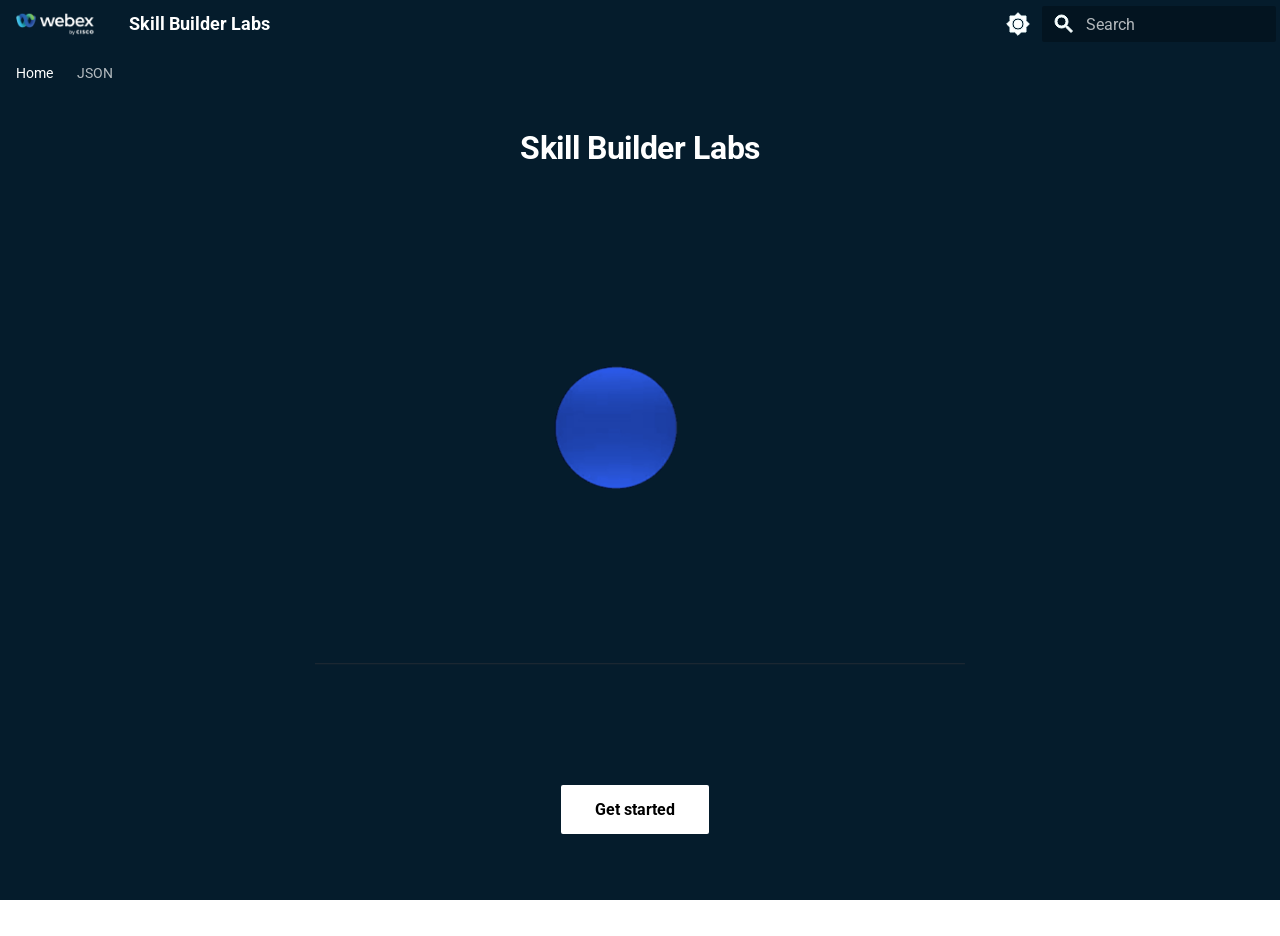
<file: index.html>
<!-- Custom HTML site displayed as the Home chapter -->


<!doctype html>
<html lang="en" class="no-js">
  <head>
    
      <meta charset="utf-8">
      <meta name="viewport" content="width=device-width,initial-scale=1">
      
        <meta name="description" content="Skill Builder Labs">
      
      
        <meta name="author" content="Kevin Simpson">
      
      
      
      
        <link rel="next" href="sesson1/">
      
      
      <link rel="icon" href="template_assets/webex75.png">
      <meta name="generator" content="mkdocs-1.6.1, mkdocs-material-9.6.12">
    
    
      
        <title>Home - Skill Builder Labs</title>
      
    
    
      <link rel="stylesheet" href="assets/stylesheets/main.2afb09e1.min.css">
      
        
        <link rel="stylesheet" href="assets/stylesheets/palette.06af60db.min.css">
      
      


    
    
      
    
    
      
        
        
        <link rel="preconnect" href="https://fonts.gstatic.com" crossorigin>
        <link rel="stylesheet" href="https://fonts.googleapis.com/css?family=Roboto:300,300i,400,400i,700,700i%7CRoboto+Mono:400,400i,700,700i&display=fallback">
        <style>:root{--md-text-font:"Roboto";--md-code-font:"Roboto Mono"}</style>
      
    
    
      <link rel="stylesheet" href="stylesheets/extra.css">
    
    <script>__md_scope=new URL(".",location),__md_hash=e=>[...e].reduce(((e,_)=>(e<<5)-e+_.charCodeAt(0)),0),__md_get=(e,_=localStorage,t=__md_scope)=>JSON.parse(_.getItem(t.pathname+"."+e)),__md_set=(e,_,t=localStorage,a=__md_scope)=>{try{t.setItem(a.pathname+"."+e,JSON.stringify(_))}catch(e){}}</script>
    
      

    
    
    
   <link href="assets/stylesheets/glightbox.min.css" rel="stylesheet"/><style>
    html.glightbox-open { overflow: initial; height: 100%; }
    .gslide-title { margin-top: 0px; user-select: text; }
    .gslide-desc { color: #666; user-select: text; }
    .gslide-image img { background: white; }
    .gscrollbar-fixer { padding-right: 15px; }
    .gdesc-inner { font-size: 0.75rem; }
    body[data-md-color-scheme="slate"] .gdesc-inner { background: var(--md-default-bg-color);}
    body[data-md-color-scheme="slate"] .gslide-title { color: var(--md-default-fg-color);}
    body[data-md-color-scheme="slate"] .gslide-desc { color: var(--md-default-fg-color);}</style> <script src="assets/javascripts/glightbox.min.js"></script></head>
  
  
    
    
      
    
    
    
    
    <body dir="ltr" data-md-color-scheme="default" data-md-color-primary="custom" data-md-color-accent="indigo">
  
    
    <input class="md-toggle" data-md-toggle="drawer" type="checkbox" id="__drawer" autocomplete="off">
    <input class="md-toggle" data-md-toggle="search" type="checkbox" id="__search" autocomplete="off">
    <label class="md-overlay" for="__drawer"></label>
    <div data-md-component="skip">
      
    </div>
    <div data-md-component="announce">
      
    </div>
    
    
      

  

<header class="md-header md-header--shadow md-header--lifted" data-md-component="header">
  <nav class="md-header__inner md-grid" aria-label="Header">
    <a href="." title="Skill Builder Labs" class="md-header__button md-logo" aria-label="Skill Builder Labs" data-md-component="logo">
      
  <img src="template_assets/webexLogo91.png" alt="logo">

    </a>
    <label class="md-header__button md-icon" for="__drawer">
      
      <svg xmlns="http://www.w3.org/2000/svg" viewBox="0 0 24 24"><path d="M3 6h18v2H3zm0 5h18v2H3zm0 5h18v2H3z"/></svg>
    </label>
    <div class="md-header__title" data-md-component="header-title">
      <div class="md-header__ellipsis">
        <div class="md-header__topic">
          <span class="md-ellipsis">
            Skill Builder Labs
          </span>
        </div>
        <div class="md-header__topic" data-md-component="header-topic">
          <span class="md-ellipsis">
            
              Home
            
          </span>
        </div>
      </div>
    </div>
    
      
        <form class="md-header__option" data-md-component="palette">
  
    
    
    
    <input class="md-option" data-md-color-media="(prefers-color-scheme: light)" data-md-color-scheme="default" data-md-color-primary="custom" data-md-color-accent="indigo"  aria-label="Switch to dark mode"  type="radio" name="__palette" id="__palette_0">
    
      <label class="md-header__button md-icon" title="Switch to dark mode" for="__palette_1" hidden>
        <svg xmlns="http://www.w3.org/2000/svg" viewBox="0 0 24 24"><path d="M12 8a4 4 0 0 0-4 4 4 4 0 0 0 4 4 4 4 0 0 0 4-4 4 4 0 0 0-4-4m0 10a6 6 0 0 1-6-6 6 6 0 0 1 6-6 6 6 0 0 1 6 6 6 6 0 0 1-6 6m8-9.31V4h-4.69L12 .69 8.69 4H4v4.69L.69 12 4 15.31V20h4.69L12 23.31 15.31 20H20v-4.69L23.31 12z"/></svg>
      </label>
    
  
    
    
    
    <input class="md-option" data-md-color-media="(prefers-color-scheme: dark)" data-md-color-scheme="slate" data-md-color-primary="custom" data-md-color-accent="indigo"  aria-label="Switch to light mode"  type="radio" name="__palette" id="__palette_1">
    
      <label class="md-header__button md-icon" title="Switch to light mode" for="__palette_0" hidden>
        <svg xmlns="http://www.w3.org/2000/svg" viewBox="0 0 24 24"><path d="M12 18c-.89 0-1.74-.2-2.5-.55C11.56 16.5 13 14.42 13 12s-1.44-4.5-3.5-5.45C10.26 6.2 11.11 6 12 6a6 6 0 0 1 6 6 6 6 0 0 1-6 6m8-9.31V4h-4.69L12 .69 8.69 4H4v4.69L.69 12 4 15.31V20h4.69L12 23.31 15.31 20H20v-4.69L23.31 12z"/></svg>
      </label>
    
  
</form>
      
    
    
      <script>var palette=__md_get("__palette");if(palette&&palette.color){if("(prefers-color-scheme)"===palette.color.media){var media=matchMedia("(prefers-color-scheme: light)"),input=document.querySelector(media.matches?"[data-md-color-media='(prefers-color-scheme: light)']":"[data-md-color-media='(prefers-color-scheme: dark)']");palette.color.media=input.getAttribute("data-md-color-media"),palette.color.scheme=input.getAttribute("data-md-color-scheme"),palette.color.primary=input.getAttribute("data-md-color-primary"),palette.color.accent=input.getAttribute("data-md-color-accent")}for(var[key,value]of Object.entries(palette.color))document.body.setAttribute("data-md-color-"+key,value)}</script>
    
    
    
      
      
        <label class="md-header__button md-icon" for="__search">
          
          <svg xmlns="http://www.w3.org/2000/svg" viewBox="0 0 24 24"><path d="M9.5 3A6.5 6.5 0 0 1 16 9.5c0 1.61-.59 3.09-1.56 4.23l.27.27h.79l5 5-1.5 1.5-5-5v-.79l-.27-.27A6.52 6.52 0 0 1 9.5 16 6.5 6.5 0 0 1 3 9.5 6.5 6.5 0 0 1 9.5 3m0 2C7 5 5 7 5 9.5S7 14 9.5 14 14 12 14 9.5 12 5 9.5 5"/></svg>
        </label>
        <div class="md-search" data-md-component="search" role="dialog">
  <label class="md-search__overlay" for="__search"></label>
  <div class="md-search__inner" role="search">
    <form class="md-search__form" name="search">
      <input type="text" class="md-search__input" name="query" aria-label="Search" placeholder="Search" autocapitalize="off" autocorrect="off" autocomplete="off" spellcheck="false" data-md-component="search-query" required>
      <label class="md-search__icon md-icon" for="__search">
        
        <svg xmlns="http://www.w3.org/2000/svg" viewBox="0 0 24 24"><path d="M9.5 3A6.5 6.5 0 0 1 16 9.5c0 1.61-.59 3.09-1.56 4.23l.27.27h.79l5 5-1.5 1.5-5-5v-.79l-.27-.27A6.52 6.52 0 0 1 9.5 16 6.5 6.5 0 0 1 3 9.5 6.5 6.5 0 0 1 9.5 3m0 2C7 5 5 7 5 9.5S7 14 9.5 14 14 12 14 9.5 12 5 9.5 5"/></svg>
        
        <svg xmlns="http://www.w3.org/2000/svg" viewBox="0 0 24 24"><path d="M20 11v2H8l5.5 5.5-1.42 1.42L4.16 12l7.92-7.92L13.5 5.5 8 11z"/></svg>
      </label>
      <nav class="md-search__options" aria-label="Search">
        
        <button type="reset" class="md-search__icon md-icon" title="Clear" aria-label="Clear" tabindex="-1">
          
          <svg xmlns="http://www.w3.org/2000/svg" viewBox="0 0 24 24"><path d="M19 6.41 17.59 5 12 10.59 6.41 5 5 6.41 10.59 12 5 17.59 6.41 19 12 13.41 17.59 19 19 17.59 13.41 12z"/></svg>
        </button>
      </nav>
      
        <div class="md-search__suggest" data-md-component="search-suggest"></div>
      
    </form>
    <div class="md-search__output">
      <div class="md-search__scrollwrap" tabindex="0" data-md-scrollfix>
        <div class="md-search-result" data-md-component="search-result">
          <div class="md-search-result__meta">
            Initializing search
          </div>
          <ol class="md-search-result__list" role="presentation"></ol>
        </div>
      </div>
    </div>
  </div>
</div>
      
    
    
  </nav>
  
    
      
<nav class="md-tabs" aria-label="Tabs" data-md-component="tabs">
  <div class="md-grid">
    <ul class="md-tabs__list">
      
        
  
  
  
    
  
  
    <li class="md-tabs__item md-tabs__item--active">
      <a href="." class="md-tabs__link">
        
  
  
    
  
  Home

      </a>
    </li>
  

      
        
  
  
  
  
    
    
      <li class="md-tabs__item">
        <a href="sesson1/" class="md-tabs__link">
          
  
  
    
  
  JSON

        </a>
      </li>
    
  

      
    </ul>
  </div>
</nav>
    
  
</header>
    
    <div class="md-container" data-md-component="container">
      
      

        
      
<style>
    .md-container {
        height: 100%;
        background: var(--md-primary-fg-color);
        /* background-image: url("template_assets/wx1Background.png"); */
        background-repeat: no-repeat;
        background-size: cover;
    }

    .md-main {
        flex-grow: 0;
        height: 0px;
        background: var(--md-primary-fg-color)
    }

    .md-main__inner {
        display: flex;
        height: 100%;
    }

    .tx-container {
        padding-top: .0rem;
        background: var(--md-primary-fg-color);

    }

    .tx-hero {
        margin: 32px 2.8rem;
        color: var(--md-primary-bg-color);
        justify-content: center;
        flex-direction: column;
    }

    .tx-hero h1 {
        margin-bottom: 1rem;
        color: currentColor;
        font-weight: 700
    }

    :root {
        .tx-hero__content {
            margin: 0;
            display: flex;
            flex-direction: column;
        }
    }

    .tx-hero__content {
        padding-bottom: 1rem;
        margin: 0 auto;
    }

    .tx-hero__logo {
        scale: 1;
        width: 65%;
        padding-bottom: 50px;
    }

    .tx-hero__image {
        width: 650px;
        /* height: 650px; */
       height: 65vh;
        order: 0;
        /* padding-right: 2.5rem; */
        
    }

    .tx-hero .md-button {
        margin-top: .5rem;
        margin-right: .5rem;
        color: var(--md-primary-bg-color)
    }

    .tx-hero .md-button--primary {
        background-color: var(--md-primary-bg-color);
        color: rgb(0, 0, 0);
        border-color: var(--md-primary-bg-color)
    }

    .tx-hero .md-button:focus,
    .tx-hero .md-button:hover {
        background-color: var(--md-accent-fg-color);
        color: var(--md-default-bg-color);
        border-color: var(--md-accent-fg-color)
    }

    .feature-item h2 svg {
        height: 30px;
        float: left;
        margin-right: 10px;
        transform: translateY(10%);
    }

    .top-hr {
        margin-top: 42px;
        background: var(--md-primary-fg-color)
    }

    .feature-item {
        font-family: 'Lato', sans-serif;
        font-weight: 300;
        box-sizing: border-box;
        padding: 0 15px;
        word-break: break-word
    }

    .feature-item h2 {
        color: var(--md-default-fg-color);
        font-weight: 300;
        font-size: 25px;
        white-space: nowrap;
        overflow: hidden;
        text-overflow: ellipsis;
        line-height: normal;
        margin-top: 20px;
        margin-bottom: 10px;
        font-family: inherit;
    }

    .feature-item p {
        font-size: 16px;
        line-height: 1.8em;
        text-rendering: optimizeLegibility;
        -webkit-font-smoothing: antialiased;
        color: var(--md-default-fg-color);
        margin: 0 0 10px;
        display: block;
    }

    .feature-item path {
        fill: var(--md-default-fg-color);
    }

    @media screen and (max-width:30em) {
        .tx-hero h1 {
            font-size: 1.4rem
        }
    }

    @media screen and (min-width:60em) {
        .md-sidebar--secondary {
            display: none
        }

        .tx-hero {
            display: flex;
            align-items: center;
            justify-content: center;
        }

        .tx-hero__content {
            /* max-width: 22rem; */
            margin-top: 3.5rem;
            margin-bottom: 3.5rem;
            margin-left: 1.0rem;
            margin-right: 4.0rem;
            align-items: center;
        }
    }

    @media screen and (min-width:76.25em) {
        .md-sidebar--primary {
            display: none
        }

        .top-hr {
            width: 100%;
            display: flex;
            max-width: 61rem;
            margin-right: auto;
            margin-left: auto;
            padding: 0 .2rem;
        }

        .bottom-hr {
            margin-top: 10px;
            width: 100%;
            display: flex;
            max-width: 61rem;
            margin-right: auto;
            margin-left: auto;
            padding: 0 .2rem;
        }

        .feature-item {
            flex: 1;
            min-width: 0;
        }
    }

    .hr {
        border-bottom: 1px solid #eee;
        width: 100%;
        margin: 20px 0;
    }

    .text-center {
        text-align: center;
        padding-right: 15px;
        padding-left: 15px;
        margin-right: auto;
        margin-left: auto;
        margin-top: 15px;
        font-family: 'Lato', sans-serif;
        font-size: 23px;
        font-weight: 300;
        padding-bottom: 10px;
    }

    .logos {
        display: flex;
        align-items: center;
        justify-content: center;
        flex-flow: row wrap;
        margin: 0 auto;
    }

    .logos img {
        flex: 1 1 auto;
        padding: 25px;
        max-height: 130px;
        vertical-align: middle;
    }

    .hr-logos {
        margin-top: 0;
        margin-bottom: 30px;
    }

    .md-footer-meta__inner {
        display: flex;
        flex-wrap: wrap;
        justify-content: space-between;
        margin-top: 1.0rem;
    }

    .md-footer-social {
        padding-top: 20px;
    }

    .neat {
        position: absolute;
        animation: fadeEm;
        
        /* animation-iteration-count: infinite; */

    }

    .hold {
        /* position: absolute; */
        animation: fadein;
        animation-fill-mode: forwards;
        /* width: 600px; */
    }

    @keyframes fadeEm {
        0% {
            opacity: 0
        }

        20% {
            opacity: 1
        }

        50% {
            opacity: 0;
        }

        100% {
            opacity: 0
        }
    }
    @keyframes fadein {
        0% {
            opacity: 0
        }

        /* 20% {
            opacity: 1
        } */

        90% {
            opacity: .5;
        }

        100% {
            opacity: 1;
        }
    }

    #one {
        animation-duration: 10s;
        opacity: 0;
        animation-delay: 1s;

    }

    #two {
        animation-duration: 10s;
        opacity: 0;
        animation-delay: 5s;
    }

    #three {
        animation-duration: 10s;
        opacity: 0;
        animation-delay: 8s;
        /* display:none; */
    }

    #four {
        animation-duration: 3s;
        opacity: 0;
        animation-delay: 10s;
        /* display:none; */
    }

    svg{
        fill: azure;
        stroke: azure;
    }
</style>

<!-- Main site Entry button descriptions -->
<section class="tx-container">
    <div class="md-grid md-typeset">
        <div class="tx-hero">

            <div class="tx-hero__content">
                <!-- <div class="tx-hero__logo">
                    <img src="template_assets/logo.png" draggable="false">
                </div> -->
                <h1>
                    <script>
                        var title = document.querySelector('meta[name="description"]').content
                        const lab = title
                        // .split(" ")[0]
                        document.write(lab)
                    </script>
                </h1>
                <div class="tx-hero__image">

                    <div id="one" class="neat"><svg width="600" height="600" viewBox="0 -960 960 960"
                        xmlns="http://www.w3.org/2000/svg">
        
                        <path
                            d="M480-40q-112 0-206-51T120-227v107H40v-240h240v80h-99q48 72 126.5 116T480-120q75 0 140.5-28.5t114-77q48.5-48.5 77-114T840-480h80q0 91-34.5 171T791-169q-60 60-140 94.5T480-40ZM40-480q0-91 34.5-171T169-791q60-60 140-94.5T480-920q112 0 206 51t154 136v-107h80v240H680v-80h99q-48-72-126.5-116T480-840q-75 0-140.5 28.5t-114 77q-48.5 48.5-77 114T120-480H40Zm440 240q21 0 35.5-14.5T530-290q0-21-14.5-36T480-341q-21 0-35.5 14.5T430-291q0 21 14.5 36t35.5 15Zm-36-152h73q0-36 8.5-54t34.5-44q35-35 46.5-56.5T618-598q0-56-40-89t-98-33q-50 0-86 26t-52 74l66 28q7-26 26.5-43t45.5-17q27 0 45.5 15.5T544-595q0 17-8 34t-34 40q-33 29-45.5 56.5T444-392Z" />
        
                    </svg></div>
                <div id="two" class="neat"> <svg width="600" height="600" viewBox="0 -960 960 960"
                        xmlns="http://www.w3.org/2000/svg">
                        <path
                            d="M480-80q-33 0-56.5-23.5T400-160h160q0 33-23.5 56.5T480-80ZM320-200v-80h320v80H320Zm10-120q-69-41-109.5-110T180-580q0-125 87.5-212.5T480-880q125 0 212.5 87.5T780-580q0 81-40.5 150T630-320H330Zm24-80h252q45-32 69.5-79T700-580q0-92-64-156t-156-64q-92 0-156 64t-64 156q0 54 24.5 101t69.5 79Zm126 0Z" />
                    </svg></div>
                <div id="three" class="neat"><svg xmlns="http://www.w3.org/2000/svg" width="600" height="600"
                        viewBox="0 -960 960 960" xmlns="http://www.w3.org/2000/svg">
                        <path
                            d="M309-389q29 29 71 29t71-29l160-160q29-29 29-71t-29-71q-29-29-71-29t-71 29q-37-13-73-6t-61 32q-25 25-32 61t6 73q-29 29-29 71t29 71ZM240-80v-172q-57-52-88.5-121.5T120-520q0-150 105-255t255-105q125 0 221.5 73.5T827-615l52 205q5 19-7 34.5T840-360h-80v120q0 33-23.5 56.5T680-160h-80v80h-80v-160h160v-200h108l-38-155q-23-91-98-148t-172-57q-116 0-198 81t-82 197q0 60 24.5 114t69.5 96l26 24v208h-80Zm254-360Z" />
        
                    </svg></div>
                    <!-- <div id="one" class="neat"><svg  width="600" height="600" viewBox="0 0 128 128"
                            xmlns="http://www.w3.org/2000/svg">
                            <path
                                d="M106 54.0003C103.696 54.0034 101.463 54.8008 99.6785 56.2581C97.8936 57.7153 96.6658 59.7433 96.2018 62.0003H84.0001V50.0003C83.9987 49.3185 83.8803 48.642 83.65 48.0003H90.0001C91.5909 47.9986 93.116 47.3659 94.2408 46.241C95.3657 45.1162 95.9984 43.5911 96.0001 42.0003V31.7479C98.418 31.2026 100.547 29.779 101.975 27.753C103.403 25.727 104.028 23.243 103.728 20.7826C103.429 18.3221 102.226 16.0605 100.354 14.4362C98.482 12.8119 96.0734 11.9407 93.5953 11.9914C91.1172 12.042 88.7462 13.011 86.942 14.7105C85.1377 16.4099 84.0288 18.7188 83.8301 21.1894C83.6315 23.6601 84.3572 26.1164 85.8668 28.0824C87.3763 30.0483 89.562 31.3837 92.0001 31.8297V42.0003C91.9994 42.5305 91.7885 43.0388 91.4136 43.4138C91.0386 43.7887 90.5303 43.9996 90.0001 44.0003H68.0001C67.4697 44.0003 66.961 44.211 66.5859 44.5861C66.2108 44.9612 66.0001 45.4699 66.0001 46.0003C66.0001 46.5307 66.2108 47.0394 66.5859 47.4145C66.961 47.7896 67.4697 48.0003 68.0001 48.0003H78.0001C78.5303 48.001 79.0386 48.2119 79.4136 48.5868C79.7885 48.9618 79.9994 49.4701 80.0001 50.0003V78.0003C79.9994 78.5305 79.7885 79.0388 79.4136 79.4138C79.0386 79.7887 78.5303 79.9996 78.0001 80.0003H49.0001C48.7349 80.0001 48.4807 79.8947 48.2932 79.7072C48.1057 79.5197 48.0003 79.2655 48.0001 79.0003V50.0003C48.0008 49.4701 48.2117 48.9618 48.5867 48.5868C48.9616 48.2119 49.4699 48.001 50.0001 48.0003H58.0001C58.5305 48.0003 59.0392 47.7896 59.4143 47.4145C59.7894 47.0394 60.0001 46.5307 60.0001 46.0003V31.7986C62.4282 31.303 64.5858 29.9235 66.0545 27.9275C67.5232 25.9315 68.1985 23.4612 67.9495 20.9956C67.7004 18.53 66.5447 16.2447 64.7064 14.5828C62.8681 12.9208 60.4783 12.0007 58.0001 12.0007C55.522 12.0007 53.1321 12.9208 51.2938 14.5828C49.4555 16.2447 48.2998 18.53 48.0507 20.9956C47.8017 23.4612 48.477 25.9315 49.9457 27.9275C51.4145 29.9235 53.572 31.303 56.0001 31.7986V44.0003H50.0001C48.4093 44.002 46.8842 44.6347 45.7594 45.7596C44.6345 46.8844 44.0018 48.4095 44.0001 50.0003V62.0003H31.7984C31.3028 59.5722 29.9233 57.4146 27.9273 55.9459C25.9313 54.4772 23.461 53.8019 20.9954 54.0509C18.5298 54.3 16.2445 55.4557 14.5826 57.294C12.9206 59.1323 12.0005 61.5221 12.0005 64.0003C12.0005 66.4784 12.9206 68.8683 14.5826 70.7066C16.2445 72.5449 18.5298 73.7006 20.9954 73.9497C23.461 74.1987 25.9313 73.5234 27.9273 72.0547C29.9233 70.5859 31.3028 68.4284 31.7984 66.0003H44.0001V79.0003C44.0001 79.3362 44.034 79.6712 44.1012 80.0003H38.0001C36.4093 80.002 34.8842 80.6347 33.7594 81.7596C32.6345 82.8844 32.0018 84.4095 32.0001 86.0003V96.2527C29.5822 96.798 27.4529 98.2217 26.0251 100.248C24.5972 102.274 23.9724 104.758 24.2719 107.218C24.5714 109.679 25.7738 111.94 27.646 113.564C29.5182 115.189 31.9268 116.06 34.4049 116.009C36.883 115.959 39.254 114.99 41.0582 113.29C42.8625 111.591 43.9714 109.282 44.1701 106.811C44.3687 104.341 43.643 101.884 42.1335 99.9183C40.624 97.9523 38.4383 96.6169 36.0001 96.171V86.0003C36.0008 85.4701 36.2117 84.9618 36.5867 84.5869C36.9616 84.2119 37.4699 84.001 38.0001 84.0003H68.0001V96.202C65.572 96.6976 63.4145 98.0771 61.9457 100.073C60.477 102.069 59.8017 104.539 60.0507 107.005C60.2998 109.471 61.4555 111.756 63.2938 113.418C65.1321 115.08 67.5219 116 70.0001 116C72.4783 116 74.8681 115.08 76.7064 113.418C78.5447 111.756 79.7004 109.471 79.9495 107.005C80.1985 104.539 79.5233 102.069 78.0545 100.073C76.5858 98.0771 74.4282 96.6976 72.0001 96.202V84.0003H78.0001C79.5909 83.9986 81.116 83.3659 82.2408 82.241C83.3657 81.1162 83.9984 79.5911 84.0001 78.0003V66.0003H96.2018C96.5802 67.8543 97.4768 69.5628 98.7875 70.9275C100.098 72.2922 101.769 73.2571 103.606 73.71C105.444 74.1629 107.372 74.0852 109.166 73.4861C110.961 72.887 112.549 71.7909 113.746 70.3253C114.943 68.8596 115.699 67.0845 115.927 65.2061C116.155 63.3278 115.846 61.4232 115.035 59.7137C114.224 58.0042 112.944 56.5599 111.345 55.5485C109.746 54.5372 107.892 54.0003 106 54.0003ZM87.798 22.0003C87.798 20.8136 88.1499 19.6536 88.8091 18.6669C89.4684 17.6802 90.4055 16.9111 91.5019 16.457C92.5982 16.0029 93.8046 15.8841 94.9685 16.1156C96.1324 16.3471 97.2015 16.9185 98.0406 17.7577C98.8797 18.5968 99.4512 19.6659 99.6827 20.8298C99.9142 21.9936 99.7954 23.2 99.3412 24.2964C98.8871 25.3928 98.1181 26.3298 97.1314 26.9891C96.1447 27.6484 94.9846 28.0003 93.798 28.0003C92.2072 27.9985 90.6821 27.3658 89.5573 26.241C88.4324 25.1162 87.7997 23.5911 87.798 22.0003H87.798ZM52.0001 22.0003C52.0001 20.8136 52.352 19.6536 53.0113 18.6669C53.6706 17.6802 54.6077 16.9111 55.704 16.457C56.8004 16.0029 58.0068 15.8841 59.1706 16.1156C60.3345 16.3471 61.4036 16.9185 62.2427 17.7577C63.0819 18.5968 63.6533 19.6659 63.8848 20.8298C64.1163 21.9936 63.9975 23.2 63.5434 24.2964C63.0893 25.3928 62.3202 26.3298 61.3335 26.9891C60.3468 27.6484 59.1868 28.0003 58.0001 28.0003C56.4093 27.9986 54.8842 27.3659 53.7594 26.241C52.6345 25.1162 52.0018 23.5911 52.0001 22.0003ZM22.0001 70.0003C20.8134 70.0003 19.6534 69.6484 18.6667 68.9891C17.68 68.3298 16.911 67.3928 16.4568 66.2964C16.0027 65.2 15.8839 63.9936 16.1154 62.8298C16.3469 61.6659 16.9184 60.5968 17.7575 59.7577C18.5966 58.9185 19.6657 58.3471 20.8296 58.1156C21.9935 57.8841 23.1999 58.0029 24.2962 58.457C25.3926 58.9111 26.3296 59.6802 26.9889 60.6669C27.6482 61.6536 28.0001 62.8136 28.0001 64.0003C27.9984 65.5911 27.3657 67.1162 26.2408 68.241C25.116 69.3659 23.5909 69.9986 22.0001 70.0003ZM40.2023 106C40.2023 107.187 39.8504 108.347 39.1911 109.334C38.5318 110.32 37.5947 111.089 36.4984 111.544C35.402 111.998 34.1956 112.117 33.0317 111.885C31.8678 111.653 30.7987 111.082 29.9596 110.243C29.1205 109.404 28.5491 108.335 28.3175 107.171C28.086 106.007 28.2049 104.801 28.659 103.704C29.1131 102.608 29.8821 101.671 30.8688 101.011C31.8555 100.352 33.0156 100 34.2023 100C35.793 100.002 37.3181 100.635 38.443 101.76C39.5678 102.884 40.2005 104.41 40.2023 106ZM76.0001 106C76.0001 107.187 75.6482 108.347 74.9889 109.334C74.3296 110.32 73.3926 111.089 72.2962 111.544C71.1999 111.998 69.9935 112.117 68.8296 111.885C67.6657 111.653 66.5966 111.082 65.7575 110.243C64.9184 109.404 64.3469 108.335 64.1154 107.171C63.8839 106.007 64.0027 104.801 64.4568 103.704C64.911 102.608 65.68 101.671 66.6667 101.011C67.6534 100.352 68.8134 100 70.0001 100C71.5909 100.002 73.116 100.635 74.2408 101.76C75.3657 102.884 75.9984 104.41 76.0001 106ZM106 70.0003C104.813 70.0003 103.653 69.6484 102.667 68.9891C101.68 68.3298 100.911 67.3928 100.457 66.2964C100.003 65.2 99.8839 63.9936 100.115 62.8298C100.347 61.6659 100.918 60.5968 101.757 59.7577C102.597 58.9185 103.666 58.3471 104.83 58.1156C105.993 57.8841 107.2 58.0029 108.296 58.457C109.393 58.9111 110.33 59.6802 110.989 60.6669C111.648 61.6536 112 62.8136 112 64.0003C111.998 65.5911 111.366 67.1162 110.241 68.241C109.116 69.3659 107.591 69.9986 106 70.0003Z" />
                        </svg></div>
                    <div id="two" class="neat"><svg xmlns="http://www.w3.org/2000/svg"  width="600"
                            height="600" viewBox="0 0 128 128">
                            <g id="MARKETING_ICONS" data-name="MARKETING ICONS">
                                <circle cx="88.77" cy="52" r="3" />
                                <path
                                    d="M58,88H43.8a10,10,0,1,0,0,4H58a2,2,0,0,0,0-4ZM34,96a6,6,0,1,1,6-6A6,6,0,0,1,34,96Z" />
                                <path
                                    d="M35.8,60H50a2,2,0,0,0,0-4H35.8a10,10,0,1,0,0,4ZM20,58a6,6,0,1,1,6,6A6,6,0,0,1,20,58Z" />
                                <path
                                    d="M34,36a10,10,0,0,0,9.8-8H58a2,2,0,0,0,0-4H43.8A10,10,0,1,0,34,36Zm0-16a6,6,0,1,1-6,6A6,6,0,0,1,34,20Z" />
                                <path
                                    d="M111.72,62.19a118.1,118.1,0,0,0-11.63-25.38C93,25.66,85.6,20,78,20H76A10,10,0,0,0,66,30V46.24c-4.56,1.12-8,6-8,11.76s3.48,10.7,8.08,11.77C66.89,80,74.61,88,84,88a6.54,6.54,0,0,0,4.79-1.84A5.84,5.84,0,0,0,90.5,82c0-3-2.23-6-6.5-6-4.06,0-7.8,3.09-9,4.22a16.77,16.77,0,0,1-4.88-10.49C74.6,68.58,78,63.76,78,58s-3.44-10.64-8-11.76V30a6,6,0,0,1,6-6h2c13.73,0,25.57,25.77,29.91,39.4A2,2,0,0,1,106,66h-2a6,6,0,0,0-6,6v8A14,14,0,0,1,84,94H78a6,6,0,0,0-6,6v8a2,2,0,0,0,4,0v-8a2,2,0,0,1,2-2h6a18,18,0,0,0,18-18V72a2,2,0,0,1,2-2h2a6,6,0,0,0,5.72-7.81ZM84,80c1.84,0,2.5,1,2.5,2s-.66,2-2.5,2a12.45,12.45,0,0,1-5.69-1.38C79.68,81.51,82,80,84,80ZM74,58c0,4.41-2.69,8-6,8s-6-3.59-6-8,2.69-8,6-8S74,53.59,74,58Z" />
                            </g>
                        </svg></div>
                    <div id="three" class="neat"> <svg width="600" height="600" viewBox="0 0 128 128" 
                            xmlns="http://www.w3.org/2000/svg">
                            <path
                                d="M44.3446 96.8828C45.5317 96.9109 46.692 96.5272 47.6283 95.7969C48.481 95.1198 49.0526 94.1509 49.2329 93.0771C49.4131 92.0033 49.1892 90.9008 48.6044 89.9824C47.8651 88.8313 44.8165 85.5161 36.2516 89.5046C35.049 88.2028 32.2499 84.382 32.2499 77V56.2002C32.2502 56.0014 32.3293 55.8108 32.4699 55.6702C32.6105 55.5296 32.8011 55.4505 32.9999 55.4502C34.2592 55.4516 35.4666 55.9525 36.3571 56.843C37.2476 57.7335 37.7485 58.9409 37.7499 60.2002V72C37.7499 72.3315 37.8816 72.6495 38.116 72.8839C38.3504 73.1183 38.6684 73.25 38.9999 73.25C39.3314 73.25 39.6494 73.1183 39.8838 72.8839C40.1182 72.6495 40.2499 72.3315 40.2499 72V38C40.2499 37.2707 40.5396 36.5712 41.0554 36.0555C41.5711 35.5397 42.2706 35.25 42.9999 35.25C43.7292 35.25 44.4287 35.5397 44.9444 36.0555C45.4602 36.5712 45.7499 37.2707 45.7499 38V62.7998C45.7499 63.1313 45.8816 63.4493 46.116 63.6837C46.3504 63.9181 46.6684 64.0498 46.9999 64.0498C47.3314 64.0498 47.6494 63.9181 47.8838 63.6837C48.1182 63.4493 48.2499 63.1313 48.2499 62.7998V35C48.2499 34.2707 48.5396 33.5712 49.0554 33.0555C49.5711 32.5397 50.2706 32.25 50.9999 32.25C51.7292 32.25 52.4287 32.5397 52.9444 33.0555C53.4602 33.5712 53.7499 34.2707 53.7499 35V62.7998C53.7499 63.1313 53.8816 63.4493 54.116 63.6837C54.3504 63.9181 54.6684 64.0498 54.9999 64.0498C55.3314 64.0498 55.6494 63.9181 55.8838 63.6837C56.1182 63.4493 56.2499 63.1313 56.2499 62.7998V38C56.2499 37.2707 56.5396 36.5712 57.0554 36.0555C57.5711 35.5397 58.2706 35.25 58.9999 35.25C59.7292 35.25 60.4287 35.5397 60.9444 36.0555C61.4602 36.5712 61.7499 37.2707 61.7499 38V62.7998C61.7499 63.1313 61.8816 63.4493 62.116 63.6837C62.3504 63.9181 62.6684 64.0498 62.9999 64.0498C63.3314 64.0498 63.6494 63.9181 63.8838 63.6837C64.1182 63.4493 64.2499 63.1313 64.2499 62.7998V38C64.2507 37.0461 63.9914 36.11 63.4998 35.2924C63.0082 34.4749 62.303 33.8069 61.46 33.3603C60.6171 32.9137 59.6683 32.7055 58.7158 32.7579C57.7633 32.8104 56.8431 33.1216 56.0543 33.6581C55.7633 32.539 55.1092 31.5482 54.1944 30.841C53.2797 30.1337 52.1562 29.75 50.9999 29.75C49.8436 29.75 48.7201 30.1337 47.8054 30.841C46.8906 31.5482 46.2365 32.539 45.9455 33.6581C45.1567 33.1216 44.2365 32.8104 43.284 32.7579C42.3315 32.7055 41.3827 32.9137 40.5398 33.3603C39.6968 33.8069 38.9916 34.4749 38.5 35.2924C38.0084 36.11 37.7491 37.0461 37.7499 38V54.7359C36.4352 53.5849 34.7473 52.9504 32.9999 52.9502C32.1382 52.9512 31.3122 53.2939 30.7029 53.9032C30.0936 54.5125 29.7509 55.3386 29.7499 56.2002V77C29.7499 84.3272 32.3139 88.6416 33.933 90.6357L11.4408 101.882C11.1443 102.03 10.9188 102.29 10.8139 102.605C10.7091 102.919 10.7335 103.263 10.8817 103.559C11.03 103.856 11.29 104.081 11.6046 104.186C11.9191 104.291 12.2624 104.266 12.559 104.118L35.7807 92.5074C39.1586 95.6789 42.0878 96.8828 44.3446 96.8828ZM46.5009 91.333C46.7514 91.733 46.8449 92.2115 46.7635 92.6764C46.6821 93.1413 46.4315 93.5595 46.06 93.8506C44.81 94.8594 42.062 94.7119 38.2089 91.3564C42.9979 89.3408 45.6542 90.0166 46.5009 91.333Z"
                                 stroke="white" stroke-width="1.2" />
                            <path
                                d="M115.559 101.882L83.9809 86.0928C82.857 85.5356 81.9118 84.6747 81.2523 83.6076C80.5928 82.5405 80.2456 81.31 80.2499 80.0557V42C80.2499 40.6076 79.6968 39.2723 78.7122 38.2877C77.7276 37.3031 76.3923 36.75 74.9999 36.75C73.6075 36.75 72.2722 37.3031 71.2876 38.2877C70.303 39.2723 69.7499 40.6076 69.7499 42V80.8965C69.7499 92.0723 64.3129 100.946 54.4408 105.882L36.4408 114.882C36.1443 115.03 35.9188 115.29 35.8139 115.605C35.7091 115.919 35.7335 116.263 35.8817 116.559C36.03 116.856 36.29 117.081 36.6046 117.186C36.9191 117.291 37.2624 117.266 37.559 117.118L55.559 108.118C58.1611 106.832 60.5782 105.201 62.745 103.27L90.4408 117.118C90.7373 117.266 91.0806 117.291 91.3952 117.186C91.7097 117.081 91.9697 116.856 92.118 116.559C92.2663 116.263 92.2907 115.919 92.1858 115.605C92.081 115.29 91.8555 115.03 91.5589 114.882L64.6151 101.41C69.5875 96.0435 72.2499 89.0345 72.2499 80.8965V42C72.2499 41.2707 72.5396 40.5712 73.0554 40.0555C73.5711 39.5397 74.2706 39.25 74.9999 39.25C75.7292 39.25 76.4287 39.5397 76.9444 40.0555C77.4602 40.5712 77.7499 41.2707 77.7499 42V80.0557C77.7439 81.7748 78.2197 83.4612 79.1235 84.9235C80.0273 86.3859 81.3229 87.5657 82.8632 88.3291L114.441 104.118C114.737 104.266 115.081 104.291 115.395 104.186C115.71 104.081 115.97 103.856 116.118 103.559C116.266 103.263 116.291 102.919 116.186 102.605C116.081 102.29 115.856 102.03 115.559 101.882Z"
                                 stroke="white" stroke-width="1.2" />
                            <path
                                d="M71.9998 25.2502C72.164 25.2504 72.3266 25.2181 72.4783 25.1553C72.6299 25.0924 72.7677 25.0002 72.8836 24.884L80.8836 16.884C81.1173 16.6494 81.2483 16.3317 81.248 16.0007C81.2477 15.6696 81.1161 15.3521 80.8819 15.118C80.6478 14.8839 80.3304 14.7523 79.9993 14.752C79.6682 14.7516 79.3506 14.8827 79.116 15.1164L71.116 23.1164C70.9412 23.2912 70.8222 23.5139 70.774 23.7564C70.7258 23.9988 70.7505 24.2501 70.8451 24.4785C70.9397 24.7069 71.0999 24.9021 71.3054 25.0394C71.511 25.1768 71.7526 25.2501 71.9998 25.2502Z"
                                 stroke="white" stroke-width="1.2" />
                            <path
                                d="M55.1161 24.884C55.2321 25.0004 55.3699 25.0928 55.5217 25.1559C55.6734 25.219 55.8361 25.2515 56.0004 25.2517C56.1647 25.2518 56.3275 25.2196 56.4793 25.1568C56.6312 25.094 56.7692 25.0018 56.8854 24.8856C57.0016 24.7694 57.0937 24.6314 57.1565 24.4796C57.2193 24.3277 57.2516 24.165 57.2515 24.0007C57.2513 23.8363 57.2187 23.6736 57.1556 23.5219C57.0925 23.3702 57.0001 23.2324 56.8837 23.1164L48.8837 15.1164C48.6492 14.8827 48.3315 14.7516 48.0004 14.752C47.6693 14.7523 47.3519 14.8839 47.1178 15.118C46.8837 15.3521 46.752 15.6696 46.7517 16.0007C46.7514 16.3317 46.8825 16.6494 47.1161 16.884L55.1161 24.884Z"
                                stroke-width="1.2" />
                            <path
                                d="M64 24.25C64.1642 24.25 64.3267 24.2177 64.4784 24.1549C64.63 24.0921 64.7678 24 64.8839 23.8839C65 23.7678 65.0921 23.63 65.1549 23.4784C65.2177 23.3267 65.25 23.1642 65.25 23V12C65.25 11.6685 65.1183 11.3505 64.8839 11.1161C64.6495 10.8817 64.3315 10.75 64 10.75C63.6685 10.75 63.3505 10.8817 63.1161 11.1161C62.8817 11.3505 62.75 11.6685 62.75 12V23C62.75 23.1642 62.7823 23.3267 62.8451 23.4784C62.9079 23.63 63 23.7678 63.1161 23.8839C63.2322 24 63.37 24.0921 63.5216 24.1549C63.6733 24.2177 63.8358 24.25 64 24.25Z"
                                 stroke="white" stroke-width="1.2" />
                        </svg></div> -->
                        <div id="four" class="hold"><img src="assets/webexOpen12345.gif"></div>
                    <!-- <img src="template_assets/wx1Splash_new.gif" draggable="false"> -->
                </div>
                <!-- <p>
                    <script>
                        const descr = title.substring(title.indexOf(" ") + 1)
                        document.write(descr)
                    </script>
                </p> -->
                <div><a href="sesson1/" title="Understanding JSON"
                        class="md-button md-button--primary">
                        Get started
                    </a></div>
            </div>
        </div>
    </div>
</section>


      <main class="md-main" data-md-component="main">
        <div class="md-main__inner md-grid">
          
            
              
              <div class="md-sidebar md-sidebar--primary" data-md-component="sidebar" data-md-type="navigation" >
                <div class="md-sidebar__scrollwrap">
                  <div class="md-sidebar__inner">
                    


  


  

<nav class="md-nav md-nav--primary md-nav--lifted md-nav--integrated" aria-label="Navigation" data-md-level="0">
  <label class="md-nav__title" for="__drawer">
    <a href="." title="Skill Builder Labs" class="md-nav__button md-logo" aria-label="Skill Builder Labs" data-md-component="logo">
      
  <img src="template_assets/webexLogo91.png" alt="logo">

    </a>
    Skill Builder Labs
  </label>
  
  <ul class="md-nav__list" data-md-scrollfix>
    
      
      
  
  
    
  
  
  
    <li class="md-nav__item md-nav__item--active">
      
      <input class="md-nav__toggle md-toggle" type="checkbox" id="__toc">
      
      
      
      <a href="." class="md-nav__link md-nav__link--active">
        
  
  
  <span class="md-ellipsis">
    Home
    
  </span>
  

      </a>
      
    </li>
  

    
      
      
  
  
  
  
    
    
      
        
      
    
    
    
      
      
    
    
    <li class="md-nav__item md-nav__item--nested">
      
        
        
        <input class="md-nav__toggle md-toggle " type="checkbox" id="__nav_2" >
        
          
          <label class="md-nav__link" for="__nav_2" id="__nav_2_label" tabindex="0">
            
  
  
  <span class="md-ellipsis">
    JSON
    
  </span>
  

            <span class="md-nav__icon md-icon"></span>
          </label>
        
        <nav class="md-nav" data-md-level="1" aria-labelledby="__nav_2_label" aria-expanded="false">
          <label class="md-nav__title" for="__nav_2">
            <span class="md-nav__icon md-icon"></span>
            JSON
          </label>
          <ul class="md-nav__list" data-md-scrollfix>
            
              
                
  
  
  
  
    <li class="md-nav__item">
      <a href="sesson1/" class="md-nav__link">
        
  
  
  <span class="md-ellipsis">
    Understanding JSON
    
  </span>
  

      </a>
    </li>
  

              
            
          </ul>
        </nav>
      
    </li>
  

    
  </ul>
</nav>
                  </div>
                </div>
              </div>
            
            
          
          
            <div class="md-content" data-md-component="content">
              <article class="md-content__inner md-typeset">
                 
              </article>
            </div>
          
          
<script>var target=document.getElementById(location.hash.slice(1));target&&target.name&&(target.checked=target.name.startsWith("__tabbed_"))</script>
        </div>
        
          <button type="button" class="md-top md-icon" data-md-component="top" hidden>
  
  <svg xmlns="http://www.w3.org/2000/svg" viewBox="0 0 24 24"><path d="M13 20h-2V8l-5.5 5.5-1.42-1.42L12 4.16l7.92 7.92-1.42 1.42L13 8z"/></svg>
  Back to top
</button>
        
      </main>
       
    </div>
    <div class="md-dialog" data-md-component="dialog">
      <div class="md-dialog__inner md-typeset"></div>
    </div>
    
    
    
      
      <script id="__config" type="application/json">{"base": ".", "features": ["navigation.tabs", "navigation.tabs.sticky", "navigation.indexes", "navigation.instant", "navigation.top", "navigation.footer", "search.suggest", "content.code.copy", "toc.integrate"], "search": "assets/javascripts/workers/search.f8cc74c7.min.js", "tags": null, "translations": {"clipboard.copied": "Copied to clipboard", "clipboard.copy": "Copy to clipboard", "search.result.more.one": "1 more on this page", "search.result.more.other": "# more on this page", "search.result.none": "No matching documents", "search.result.one": "1 matching document", "search.result.other": "# matching documents", "search.result.placeholder": "Type to start searching", "search.result.term.missing": "Missing", "select.version": "Select version"}, "version": null}</script>
    
    
      <script src="assets/javascripts/bundle.c8b220af.min.js"></script>
      
    
  <script id="init-glightbox">const lightbox = GLightbox({"touchNavigation": true, "loop": false, "zoomable": true, "draggable": false, "openEffect": "fade", "closeEffect": "fade", "slideEffect": "slide"});
document$.subscribe(() => { lightbox.reload() });
</script></body>
</html>
</file>
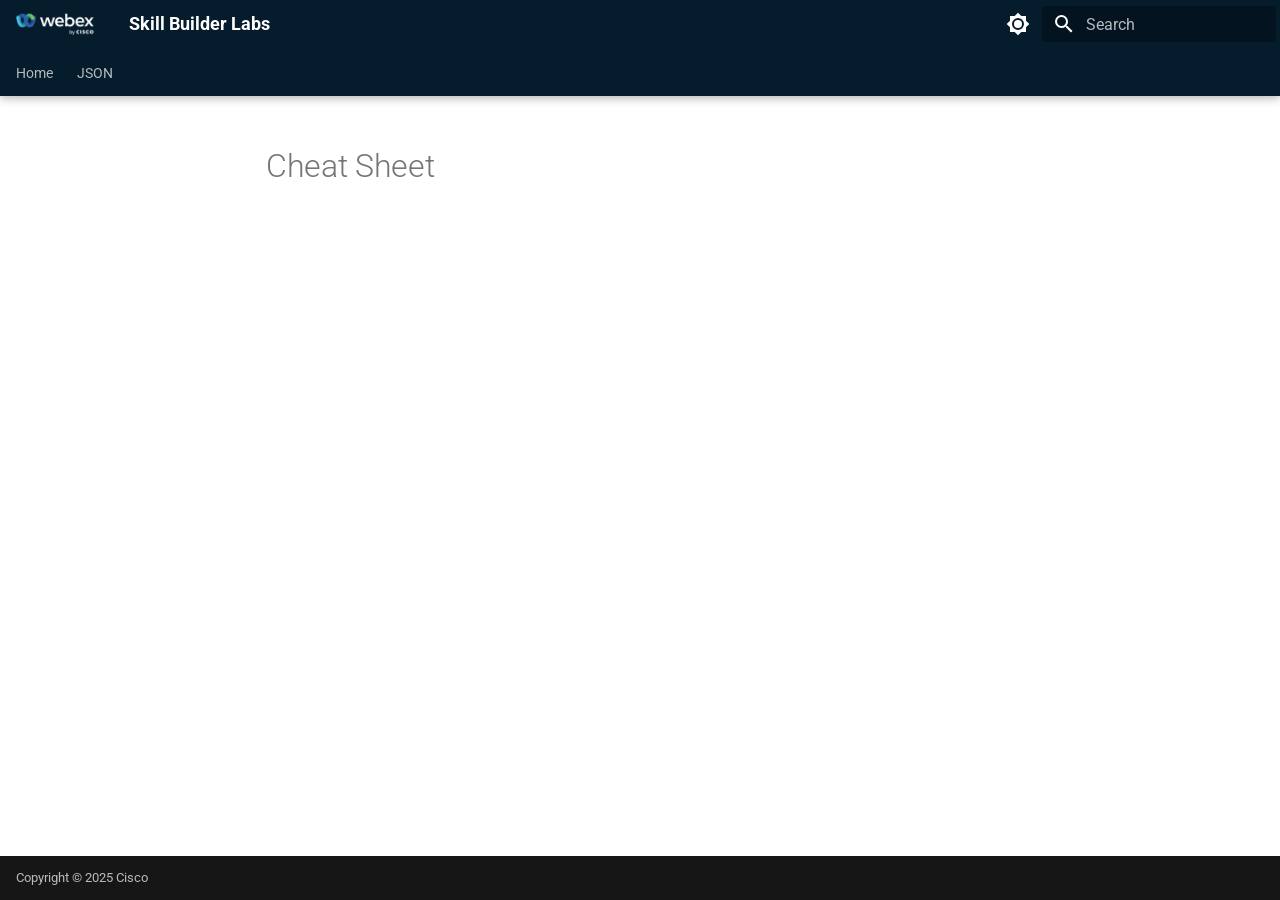
<file: cheatSheet/index.html>
<!doctype html>
<html lang="en" class="no-js">
  <head>
    
      <meta charset="utf-8">
      <meta name="viewport" content="width=device-width,initial-scale=1">
      
        <meta name="description" content="Skill Builder Labs">
      
      
        <meta name="author" content="Kevin Simpson">
      
      
      
      
      
      <link rel="icon" href="../template_assets/webex75.png">
      <meta name="generator" content="mkdocs-1.6.1, mkdocs-material-9.6.12">
    
    
      
        <title>Cheat Sheet - Skill Builder Labs</title>
      
    
    
      <link rel="stylesheet" href="../assets/stylesheets/main.2afb09e1.min.css">
      
        
        <link rel="stylesheet" href="../assets/stylesheets/palette.06af60db.min.css">
      
      


    
    
      
    
    
      
        
        
        <link rel="preconnect" href="https://fonts.gstatic.com" crossorigin>
        <link rel="stylesheet" href="https://fonts.googleapis.com/css?family=Roboto:300,300i,400,400i,700,700i%7CRoboto+Mono:400,400i,700,700i&display=fallback">
        <style>:root{--md-text-font:"Roboto";--md-code-font:"Roboto Mono"}</style>
      
    
    
      <link rel="stylesheet" href="../stylesheets/extra.css">
    
    <script>__md_scope=new URL("..",location),__md_hash=e=>[...e].reduce(((e,_)=>(e<<5)-e+_.charCodeAt(0)),0),__md_get=(e,_=localStorage,t=__md_scope)=>JSON.parse(_.getItem(t.pathname+"."+e)),__md_set=(e,_,t=localStorage,a=__md_scope)=>{try{t.setItem(a.pathname+"."+e,JSON.stringify(_))}catch(e){}}</script>
    
      

    
    
    
   <link href="../assets/stylesheets/glightbox.min.css" rel="stylesheet"/><style>
    html.glightbox-open { overflow: initial; height: 100%; }
    .gslide-title { margin-top: 0px; user-select: text; }
    .gslide-desc { color: #666; user-select: text; }
    .gslide-image img { background: white; }
    .gscrollbar-fixer { padding-right: 15px; }
    .gdesc-inner { font-size: 0.75rem; }
    body[data-md-color-scheme="slate"] .gdesc-inner { background: var(--md-default-bg-color);}
    body[data-md-color-scheme="slate"] .gslide-title { color: var(--md-default-fg-color);}
    body[data-md-color-scheme="slate"] .gslide-desc { color: var(--md-default-fg-color);}</style> <script src="../assets/javascripts/glightbox.min.js"></script></head>
  
  
    
    
      
    
    
    
    
    <body dir="ltr" data-md-color-scheme="default" data-md-color-primary="custom" data-md-color-accent="indigo">
  
    
    <input class="md-toggle" data-md-toggle="drawer" type="checkbox" id="__drawer" autocomplete="off">
    <input class="md-toggle" data-md-toggle="search" type="checkbox" id="__search" autocomplete="off">
    <label class="md-overlay" for="__drawer"></label>
    <div data-md-component="skip">
      
        
        <a href="#cheat-sheet" class="md-skip">
          Skip to content
        </a>
      
    </div>
    <div data-md-component="announce">
      
    </div>
    
    
      

  

<header class="md-header md-header--shadow md-header--lifted" data-md-component="header">
  <nav class="md-header__inner md-grid" aria-label="Header">
    <a href=".." title="Skill Builder Labs" class="md-header__button md-logo" aria-label="Skill Builder Labs" data-md-component="logo">
      
  <img src="../template_assets/webexLogo91.png" alt="logo">

    </a>
    <label class="md-header__button md-icon" for="__drawer">
      
      <svg xmlns="http://www.w3.org/2000/svg" viewBox="0 0 24 24"><path d="M3 6h18v2H3zm0 5h18v2H3zm0 5h18v2H3z"/></svg>
    </label>
    <div class="md-header__title" data-md-component="header-title">
      <div class="md-header__ellipsis">
        <div class="md-header__topic">
          <span class="md-ellipsis">
            Skill Builder Labs
          </span>
        </div>
        <div class="md-header__topic" data-md-component="header-topic">
          <span class="md-ellipsis">
            
              Cheat Sheet
            
          </span>
        </div>
      </div>
    </div>
    
      
        <form class="md-header__option" data-md-component="palette">
  
    
    
    
    <input class="md-option" data-md-color-media="(prefers-color-scheme: light)" data-md-color-scheme="default" data-md-color-primary="custom" data-md-color-accent="indigo"  aria-label="Switch to dark mode"  type="radio" name="__palette" id="__palette_0">
    
      <label class="md-header__button md-icon" title="Switch to dark mode" for="__palette_1" hidden>
        <svg xmlns="http://www.w3.org/2000/svg" viewBox="0 0 24 24"><path d="M12 8a4 4 0 0 0-4 4 4 4 0 0 0 4 4 4 4 0 0 0 4-4 4 4 0 0 0-4-4m0 10a6 6 0 0 1-6-6 6 6 0 0 1 6-6 6 6 0 0 1 6 6 6 6 0 0 1-6 6m8-9.31V4h-4.69L12 .69 8.69 4H4v4.69L.69 12 4 15.31V20h4.69L12 23.31 15.31 20H20v-4.69L23.31 12z"/></svg>
      </label>
    
  
    
    
    
    <input class="md-option" data-md-color-media="(prefers-color-scheme: dark)" data-md-color-scheme="slate" data-md-color-primary="custom" data-md-color-accent="indigo"  aria-label="Switch to light mode"  type="radio" name="__palette" id="__palette_1">
    
      <label class="md-header__button md-icon" title="Switch to light mode" for="__palette_0" hidden>
        <svg xmlns="http://www.w3.org/2000/svg" viewBox="0 0 24 24"><path d="M12 18c-.89 0-1.74-.2-2.5-.55C11.56 16.5 13 14.42 13 12s-1.44-4.5-3.5-5.45C10.26 6.2 11.11 6 12 6a6 6 0 0 1 6 6 6 6 0 0 1-6 6m8-9.31V4h-4.69L12 .69 8.69 4H4v4.69L.69 12 4 15.31V20h4.69L12 23.31 15.31 20H20v-4.69L23.31 12z"/></svg>
      </label>
    
  
</form>
      
    
    
      <script>var palette=__md_get("__palette");if(palette&&palette.color){if("(prefers-color-scheme)"===palette.color.media){var media=matchMedia("(prefers-color-scheme: light)"),input=document.querySelector(media.matches?"[data-md-color-media='(prefers-color-scheme: light)']":"[data-md-color-media='(prefers-color-scheme: dark)']");palette.color.media=input.getAttribute("data-md-color-media"),palette.color.scheme=input.getAttribute("data-md-color-scheme"),palette.color.primary=input.getAttribute("data-md-color-primary"),palette.color.accent=input.getAttribute("data-md-color-accent")}for(var[key,value]of Object.entries(palette.color))document.body.setAttribute("data-md-color-"+key,value)}</script>
    
    
    
      
      
        <label class="md-header__button md-icon" for="__search">
          
          <svg xmlns="http://www.w3.org/2000/svg" viewBox="0 0 24 24"><path d="M9.5 3A6.5 6.5 0 0 1 16 9.5c0 1.61-.59 3.09-1.56 4.23l.27.27h.79l5 5-1.5 1.5-5-5v-.79l-.27-.27A6.52 6.52 0 0 1 9.5 16 6.5 6.5 0 0 1 3 9.5 6.5 6.5 0 0 1 9.5 3m0 2C7 5 5 7 5 9.5S7 14 9.5 14 14 12 14 9.5 12 5 9.5 5"/></svg>
        </label>
        <div class="md-search" data-md-component="search" role="dialog">
  <label class="md-search__overlay" for="__search"></label>
  <div class="md-search__inner" role="search">
    <form class="md-search__form" name="search">
      <input type="text" class="md-search__input" name="query" aria-label="Search" placeholder="Search" autocapitalize="off" autocorrect="off" autocomplete="off" spellcheck="false" data-md-component="search-query" required>
      <label class="md-search__icon md-icon" for="__search">
        
        <svg xmlns="http://www.w3.org/2000/svg" viewBox="0 0 24 24"><path d="M9.5 3A6.5 6.5 0 0 1 16 9.5c0 1.61-.59 3.09-1.56 4.23l.27.27h.79l5 5-1.5 1.5-5-5v-.79l-.27-.27A6.52 6.52 0 0 1 9.5 16 6.5 6.5 0 0 1 3 9.5 6.5 6.5 0 0 1 9.5 3m0 2C7 5 5 7 5 9.5S7 14 9.5 14 14 12 14 9.5 12 5 9.5 5"/></svg>
        
        <svg xmlns="http://www.w3.org/2000/svg" viewBox="0 0 24 24"><path d="M20 11v2H8l5.5 5.5-1.42 1.42L4.16 12l7.92-7.92L13.5 5.5 8 11z"/></svg>
      </label>
      <nav class="md-search__options" aria-label="Search">
        
        <button type="reset" class="md-search__icon md-icon" title="Clear" aria-label="Clear" tabindex="-1">
          
          <svg xmlns="http://www.w3.org/2000/svg" viewBox="0 0 24 24"><path d="M19 6.41 17.59 5 12 10.59 6.41 5 5 6.41 10.59 12 5 17.59 6.41 19 12 13.41 17.59 19 19 17.59 13.41 12z"/></svg>
        </button>
      </nav>
      
        <div class="md-search__suggest" data-md-component="search-suggest"></div>
      
    </form>
    <div class="md-search__output">
      <div class="md-search__scrollwrap" tabindex="0" data-md-scrollfix>
        <div class="md-search-result" data-md-component="search-result">
          <div class="md-search-result__meta">
            Initializing search
          </div>
          <ol class="md-search-result__list" role="presentation"></ol>
        </div>
      </div>
    </div>
  </div>
</div>
      
    
    
  </nav>
  
    
      
<nav class="md-tabs" aria-label="Tabs" data-md-component="tabs">
  <div class="md-grid">
    <ul class="md-tabs__list">
      
        
  
  
  
  
    <li class="md-tabs__item">
      <a href=".." class="md-tabs__link">
        
  
  
    
  
  Home

      </a>
    </li>
  

      
        
  
  
  
  
    
    
      <li class="md-tabs__item">
        <a href="../sesson1/" class="md-tabs__link">
          
  
  
    
  
  JSON

        </a>
      </li>
    
  

      
    </ul>
  </div>
</nav>
    
  
</header>
    
    <div class="md-container" data-md-component="container">
      
      
        
      
      <main class="md-main" data-md-component="main">
        <div class="md-main__inner md-grid">
          
            
              
              <div class="md-sidebar md-sidebar--primary" data-md-component="sidebar" data-md-type="navigation" >
                <div class="md-sidebar__scrollwrap">
                  <div class="md-sidebar__inner">
                    


  


  

<nav class="md-nav md-nav--primary md-nav--lifted md-nav--integrated" aria-label="Navigation" data-md-level="0">
  <label class="md-nav__title" for="__drawer">
    <a href=".." title="Skill Builder Labs" class="md-nav__button md-logo" aria-label="Skill Builder Labs" data-md-component="logo">
      
  <img src="../template_assets/webexLogo91.png" alt="logo">

    </a>
    Skill Builder Labs
  </label>
  
  <ul class="md-nav__list" data-md-scrollfix>
    
      
      
  
  
  
  
    <li class="md-nav__item">
      <a href=".." class="md-nav__link">
        
  
  
  <span class="md-ellipsis">
    Home
    
  </span>
  

      </a>
    </li>
  

    
      
      
  
  
  
  
    
    
      
        
      
    
    
    
      
      
    
    
    <li class="md-nav__item md-nav__item--nested">
      
        
        
        <input class="md-nav__toggle md-toggle " type="checkbox" id="__nav_2" >
        
          
          <label class="md-nav__link" for="__nav_2" id="__nav_2_label" tabindex="0">
            
  
  
  <span class="md-ellipsis">
    JSON
    
  </span>
  

            <span class="md-nav__icon md-icon"></span>
          </label>
        
        <nav class="md-nav" data-md-level="1" aria-labelledby="__nav_2_label" aria-expanded="false">
          <label class="md-nav__title" for="__nav_2">
            <span class="md-nav__icon md-icon"></span>
            JSON
          </label>
          <ul class="md-nav__list" data-md-scrollfix>
            
              
                
  
  
  
  
    <li class="md-nav__item">
      <a href="../sesson1/" class="md-nav__link">
        
  
  
  <span class="md-ellipsis">
    Understanding JSON
    
  </span>
  

      </a>
    </li>
  

              
            
          </ul>
        </nav>
      
    </li>
  

    
  </ul>
</nav>
                  </div>
                </div>
              </div>
            
            
          
          
            <div class="md-content" data-md-component="content">
              <article class="md-content__inner md-typeset">
                
                  



<h1 id="cheat-sheet">Cheat Sheet</h1>












                
              </article>
            </div>
          
          
<script>var target=document.getElementById(location.hash.slice(1));target&&target.name&&(target.checked=target.name.startsWith("__tabbed_"))</script>
        </div>
        
          <button type="button" class="md-top md-icon" data-md-component="top" hidden>
  
  <svg xmlns="http://www.w3.org/2000/svg" viewBox="0 0 24 24"><path d="M13 20h-2V8l-5.5 5.5-1.42-1.42L12 4.16l7.92 7.92-1.42 1.42L13 8z"/></svg>
  Back to top
</button>
        
      </main>
      
        <footer class="md-footer">
  
    
  
  <div class="md-footer-meta md-typeset">
    <div class="md-footer-meta__inner md-grid">
      <div class="md-copyright">
  
    <div class="md-copyright__highlight">
      Copyright &copy; 2025 Cisco
    </div>
  
  
</div>
      
    </div>
  </div>
</footer>
      
    </div>
    <div class="md-dialog" data-md-component="dialog">
      <div class="md-dialog__inner md-typeset"></div>
    </div>
    
    
    
      
      <script id="__config" type="application/json">{"base": "..", "features": ["navigation.tabs", "navigation.tabs.sticky", "navigation.indexes", "navigation.instant", "navigation.top", "navigation.footer", "search.suggest", "content.code.copy", "toc.integrate"], "search": "../assets/javascripts/workers/search.f8cc74c7.min.js", "tags": null, "translations": {"clipboard.copied": "Copied to clipboard", "clipboard.copy": "Copy to clipboard", "search.result.more.one": "1 more on this page", "search.result.more.other": "# more on this page", "search.result.none": "No matching documents", "search.result.one": "1 matching document", "search.result.other": "# matching documents", "search.result.placeholder": "Type to start searching", "search.result.term.missing": "Missing", "select.version": "Select version"}, "version": null}</script>
    
    
      <script src="../assets/javascripts/bundle.c8b220af.min.js"></script>
      
    
  <script id="init-glightbox">const lightbox = GLightbox({"touchNavigation": true, "loop": false, "zoomable": true, "draggable": false, "openEffect": "fade", "closeEffect": "fade", "slideEffect": "slide"});
document$.subscribe(() => { lightbox.reload() });
</script></body>
</html>
</file>
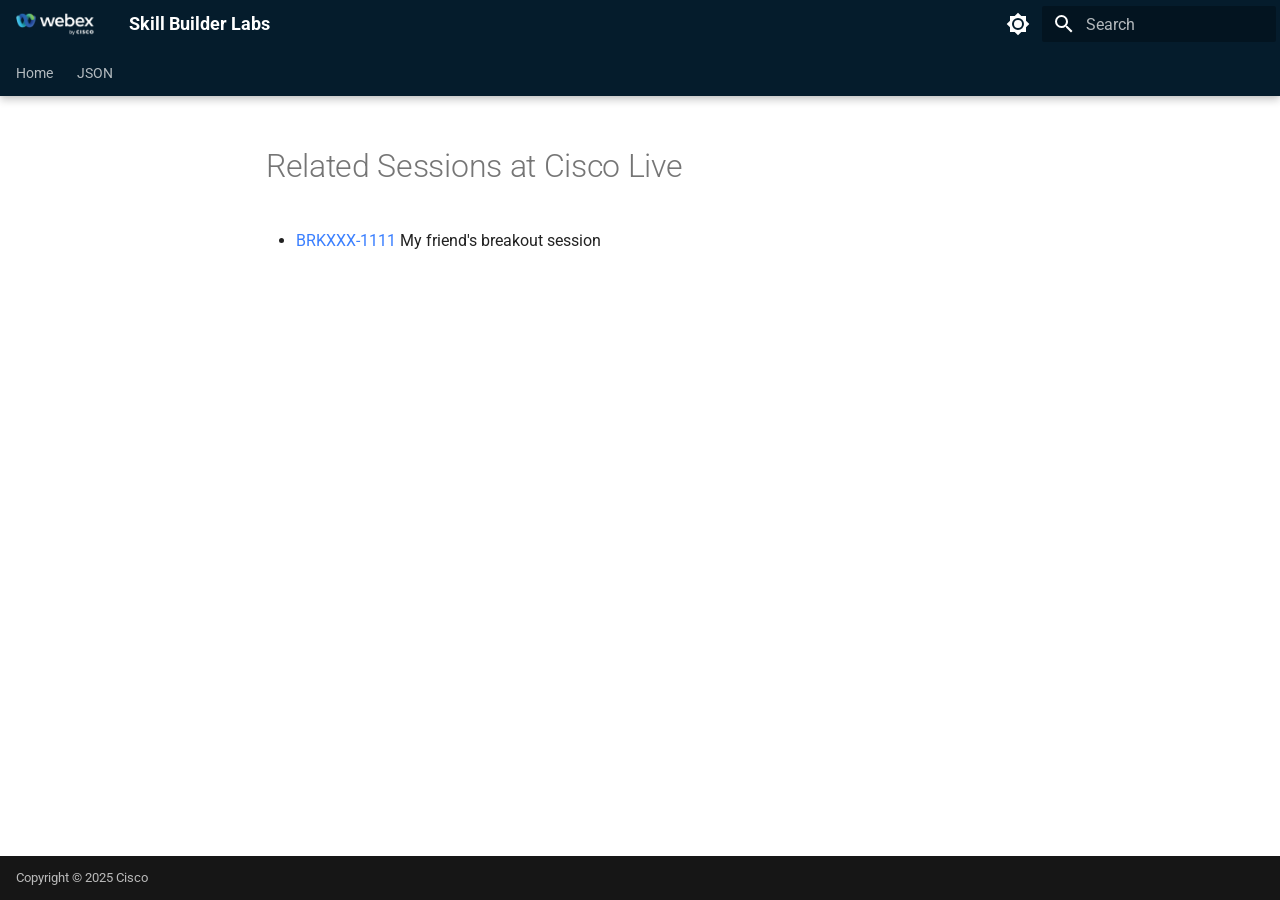
<file: conclusion/index.html>
<!doctype html>
<html lang="en" class="no-js">
  <head>
    
      <meta charset="utf-8">
      <meta name="viewport" content="width=device-width,initial-scale=1">
      
        <meta name="description" content="Skill Builder Labs">
      
      
        <meta name="author" content="Kevin Simpson">
      
      
      
      
      
      <link rel="icon" href="../template_assets/webex75.png">
      <meta name="generator" content="mkdocs-1.6.1, mkdocs-material-9.6.12">
    
    
      
        <title>Related Sessions at Cisco Live - Skill Builder Labs</title>
      
    
    
      <link rel="stylesheet" href="../assets/stylesheets/main.2afb09e1.min.css">
      
        
        <link rel="stylesheet" href="../assets/stylesheets/palette.06af60db.min.css">
      
      


    
    
      
    
    
      
        
        
        <link rel="preconnect" href="https://fonts.gstatic.com" crossorigin>
        <link rel="stylesheet" href="https://fonts.googleapis.com/css?family=Roboto:300,300i,400,400i,700,700i%7CRoboto+Mono:400,400i,700,700i&display=fallback">
        <style>:root{--md-text-font:"Roboto";--md-code-font:"Roboto Mono"}</style>
      
    
    
      <link rel="stylesheet" href="../stylesheets/extra.css">
    
    <script>__md_scope=new URL("..",location),__md_hash=e=>[...e].reduce(((e,_)=>(e<<5)-e+_.charCodeAt(0)),0),__md_get=(e,_=localStorage,t=__md_scope)=>JSON.parse(_.getItem(t.pathname+"."+e)),__md_set=(e,_,t=localStorage,a=__md_scope)=>{try{t.setItem(a.pathname+"."+e,JSON.stringify(_))}catch(e){}}</script>
    
      

    
    
    
   <link href="../assets/stylesheets/glightbox.min.css" rel="stylesheet"/><style>
    html.glightbox-open { overflow: initial; height: 100%; }
    .gslide-title { margin-top: 0px; user-select: text; }
    .gslide-desc { color: #666; user-select: text; }
    .gslide-image img { background: white; }
    .gscrollbar-fixer { padding-right: 15px; }
    .gdesc-inner { font-size: 0.75rem; }
    body[data-md-color-scheme="slate"] .gdesc-inner { background: var(--md-default-bg-color);}
    body[data-md-color-scheme="slate"] .gslide-title { color: var(--md-default-fg-color);}
    body[data-md-color-scheme="slate"] .gslide-desc { color: var(--md-default-fg-color);}</style> <script src="../assets/javascripts/glightbox.min.js"></script></head>
  
  
    
    
      
    
    
    
    
    <body dir="ltr" data-md-color-scheme="default" data-md-color-primary="custom" data-md-color-accent="indigo">
  
    
    <input class="md-toggle" data-md-toggle="drawer" type="checkbox" id="__drawer" autocomplete="off">
    <input class="md-toggle" data-md-toggle="search" type="checkbox" id="__search" autocomplete="off">
    <label class="md-overlay" for="__drawer"></label>
    <div data-md-component="skip">
      
        
        <a href="#related-sessions-at-cisco-live" class="md-skip">
          Skip to content
        </a>
      
    </div>
    <div data-md-component="announce">
      
    </div>
    
    
      

  

<header class="md-header md-header--shadow md-header--lifted" data-md-component="header">
  <nav class="md-header__inner md-grid" aria-label="Header">
    <a href=".." title="Skill Builder Labs" class="md-header__button md-logo" aria-label="Skill Builder Labs" data-md-component="logo">
      
  <img src="../template_assets/webexLogo91.png" alt="logo">

    </a>
    <label class="md-header__button md-icon" for="__drawer">
      
      <svg xmlns="http://www.w3.org/2000/svg" viewBox="0 0 24 24"><path d="M3 6h18v2H3zm0 5h18v2H3zm0 5h18v2H3z"/></svg>
    </label>
    <div class="md-header__title" data-md-component="header-title">
      <div class="md-header__ellipsis">
        <div class="md-header__topic">
          <span class="md-ellipsis">
            Skill Builder Labs
          </span>
        </div>
        <div class="md-header__topic" data-md-component="header-topic">
          <span class="md-ellipsis">
            
              Related Sessions at Cisco Live
            
          </span>
        </div>
      </div>
    </div>
    
      
        <form class="md-header__option" data-md-component="palette">
  
    
    
    
    <input class="md-option" data-md-color-media="(prefers-color-scheme: light)" data-md-color-scheme="default" data-md-color-primary="custom" data-md-color-accent="indigo"  aria-label="Switch to dark mode"  type="radio" name="__palette" id="__palette_0">
    
      <label class="md-header__button md-icon" title="Switch to dark mode" for="__palette_1" hidden>
        <svg xmlns="http://www.w3.org/2000/svg" viewBox="0 0 24 24"><path d="M12 8a4 4 0 0 0-4 4 4 4 0 0 0 4 4 4 4 0 0 0 4-4 4 4 0 0 0-4-4m0 10a6 6 0 0 1-6-6 6 6 0 0 1 6-6 6 6 0 0 1 6 6 6 6 0 0 1-6 6m8-9.31V4h-4.69L12 .69 8.69 4H4v4.69L.69 12 4 15.31V20h4.69L12 23.31 15.31 20H20v-4.69L23.31 12z"/></svg>
      </label>
    
  
    
    
    
    <input class="md-option" data-md-color-media="(prefers-color-scheme: dark)" data-md-color-scheme="slate" data-md-color-primary="custom" data-md-color-accent="indigo"  aria-label="Switch to light mode"  type="radio" name="__palette" id="__palette_1">
    
      <label class="md-header__button md-icon" title="Switch to light mode" for="__palette_0" hidden>
        <svg xmlns="http://www.w3.org/2000/svg" viewBox="0 0 24 24"><path d="M12 18c-.89 0-1.74-.2-2.5-.55C11.56 16.5 13 14.42 13 12s-1.44-4.5-3.5-5.45C10.26 6.2 11.11 6 12 6a6 6 0 0 1 6 6 6 6 0 0 1-6 6m8-9.31V4h-4.69L12 .69 8.69 4H4v4.69L.69 12 4 15.31V20h4.69L12 23.31 15.31 20H20v-4.69L23.31 12z"/></svg>
      </label>
    
  
</form>
      
    
    
      <script>var palette=__md_get("__palette");if(palette&&palette.color){if("(prefers-color-scheme)"===palette.color.media){var media=matchMedia("(prefers-color-scheme: light)"),input=document.querySelector(media.matches?"[data-md-color-media='(prefers-color-scheme: light)']":"[data-md-color-media='(prefers-color-scheme: dark)']");palette.color.media=input.getAttribute("data-md-color-media"),palette.color.scheme=input.getAttribute("data-md-color-scheme"),palette.color.primary=input.getAttribute("data-md-color-primary"),palette.color.accent=input.getAttribute("data-md-color-accent")}for(var[key,value]of Object.entries(palette.color))document.body.setAttribute("data-md-color-"+key,value)}</script>
    
    
    
      
      
        <label class="md-header__button md-icon" for="__search">
          
          <svg xmlns="http://www.w3.org/2000/svg" viewBox="0 0 24 24"><path d="M9.5 3A6.5 6.5 0 0 1 16 9.5c0 1.61-.59 3.09-1.56 4.23l.27.27h.79l5 5-1.5 1.5-5-5v-.79l-.27-.27A6.52 6.52 0 0 1 9.5 16 6.5 6.5 0 0 1 3 9.5 6.5 6.5 0 0 1 9.5 3m0 2C7 5 5 7 5 9.5S7 14 9.5 14 14 12 14 9.5 12 5 9.5 5"/></svg>
        </label>
        <div class="md-search" data-md-component="search" role="dialog">
  <label class="md-search__overlay" for="__search"></label>
  <div class="md-search__inner" role="search">
    <form class="md-search__form" name="search">
      <input type="text" class="md-search__input" name="query" aria-label="Search" placeholder="Search" autocapitalize="off" autocorrect="off" autocomplete="off" spellcheck="false" data-md-component="search-query" required>
      <label class="md-search__icon md-icon" for="__search">
        
        <svg xmlns="http://www.w3.org/2000/svg" viewBox="0 0 24 24"><path d="M9.5 3A6.5 6.5 0 0 1 16 9.5c0 1.61-.59 3.09-1.56 4.23l.27.27h.79l5 5-1.5 1.5-5-5v-.79l-.27-.27A6.52 6.52 0 0 1 9.5 16 6.5 6.5 0 0 1 3 9.5 6.5 6.5 0 0 1 9.5 3m0 2C7 5 5 7 5 9.5S7 14 9.5 14 14 12 14 9.5 12 5 9.5 5"/></svg>
        
        <svg xmlns="http://www.w3.org/2000/svg" viewBox="0 0 24 24"><path d="M20 11v2H8l5.5 5.5-1.42 1.42L4.16 12l7.92-7.92L13.5 5.5 8 11z"/></svg>
      </label>
      <nav class="md-search__options" aria-label="Search">
        
        <button type="reset" class="md-search__icon md-icon" title="Clear" aria-label="Clear" tabindex="-1">
          
          <svg xmlns="http://www.w3.org/2000/svg" viewBox="0 0 24 24"><path d="M19 6.41 17.59 5 12 10.59 6.41 5 5 6.41 10.59 12 5 17.59 6.41 19 12 13.41 17.59 19 19 17.59 13.41 12z"/></svg>
        </button>
      </nav>
      
        <div class="md-search__suggest" data-md-component="search-suggest"></div>
      
    </form>
    <div class="md-search__output">
      <div class="md-search__scrollwrap" tabindex="0" data-md-scrollfix>
        <div class="md-search-result" data-md-component="search-result">
          <div class="md-search-result__meta">
            Initializing search
          </div>
          <ol class="md-search-result__list" role="presentation"></ol>
        </div>
      </div>
    </div>
  </div>
</div>
      
    
    
  </nav>
  
    
      
<nav class="md-tabs" aria-label="Tabs" data-md-component="tabs">
  <div class="md-grid">
    <ul class="md-tabs__list">
      
        
  
  
  
  
    <li class="md-tabs__item">
      <a href=".." class="md-tabs__link">
        
  
  
    
  
  Home

      </a>
    </li>
  

      
        
  
  
  
  
    
    
      <li class="md-tabs__item">
        <a href="../sesson1/" class="md-tabs__link">
          
  
  
    
  
  JSON

        </a>
      </li>
    
  

      
    </ul>
  </div>
</nav>
    
  
</header>
    
    <div class="md-container" data-md-component="container">
      
      
        
      
      <main class="md-main" data-md-component="main">
        <div class="md-main__inner md-grid">
          
            
              
              <div class="md-sidebar md-sidebar--primary" data-md-component="sidebar" data-md-type="navigation" >
                <div class="md-sidebar__scrollwrap">
                  <div class="md-sidebar__inner">
                    


  


  

<nav class="md-nav md-nav--primary md-nav--lifted md-nav--integrated" aria-label="Navigation" data-md-level="0">
  <label class="md-nav__title" for="__drawer">
    <a href=".." title="Skill Builder Labs" class="md-nav__button md-logo" aria-label="Skill Builder Labs" data-md-component="logo">
      
  <img src="../template_assets/webexLogo91.png" alt="logo">

    </a>
    Skill Builder Labs
  </label>
  
  <ul class="md-nav__list" data-md-scrollfix>
    
      
      
  
  
  
  
    <li class="md-nav__item">
      <a href=".." class="md-nav__link">
        
  
  
  <span class="md-ellipsis">
    Home
    
  </span>
  

      </a>
    </li>
  

    
      
      
  
  
  
  
    
    
      
        
      
    
    
    
      
      
    
    
    <li class="md-nav__item md-nav__item--nested">
      
        
        
        <input class="md-nav__toggle md-toggle " type="checkbox" id="__nav_2" >
        
          
          <label class="md-nav__link" for="__nav_2" id="__nav_2_label" tabindex="0">
            
  
  
  <span class="md-ellipsis">
    JSON
    
  </span>
  

            <span class="md-nav__icon md-icon"></span>
          </label>
        
        <nav class="md-nav" data-md-level="1" aria-labelledby="__nav_2_label" aria-expanded="false">
          <label class="md-nav__title" for="__nav_2">
            <span class="md-nav__icon md-icon"></span>
            JSON
          </label>
          <ul class="md-nav__list" data-md-scrollfix>
            
              
                
  
  
  
  
    <li class="md-nav__item">
      <a href="../sesson1/" class="md-nav__link">
        
  
  
  <span class="md-ellipsis">
    Understanding JSON
    
  </span>
  

      </a>
    </li>
  

              
            
          </ul>
        </nav>
      
    </li>
  

    
  </ul>
</nav>
                  </div>
                </div>
              </div>
            
            
          
          
            <div class="md-content" data-md-component="content">
              <article class="md-content__inner md-typeset">
                
                  



<h1 id="related-sessions-at-cisco-live">Related Sessions at Cisco Live</h1>
<ul>
<li><a href="https://www.ciscolive.com/global/learn/technical-education/session-catalog.html?search=BRKXXX-1111#/">BRKXXX-1111</a> My friend's breakout session</li>
</ul>












                
              </article>
            </div>
          
          
<script>var target=document.getElementById(location.hash.slice(1));target&&target.name&&(target.checked=target.name.startsWith("__tabbed_"))</script>
        </div>
        
          <button type="button" class="md-top md-icon" data-md-component="top" hidden>
  
  <svg xmlns="http://www.w3.org/2000/svg" viewBox="0 0 24 24"><path d="M13 20h-2V8l-5.5 5.5-1.42-1.42L12 4.16l7.92 7.92-1.42 1.42L13 8z"/></svg>
  Back to top
</button>
        
      </main>
      
        <footer class="md-footer">
  
    
  
  <div class="md-footer-meta md-typeset">
    <div class="md-footer-meta__inner md-grid">
      <div class="md-copyright">
  
    <div class="md-copyright__highlight">
      Copyright &copy; 2025 Cisco
    </div>
  
  
</div>
      
    </div>
  </div>
</footer>
      
    </div>
    <div class="md-dialog" data-md-component="dialog">
      <div class="md-dialog__inner md-typeset"></div>
    </div>
    
    
    
      
      <script id="__config" type="application/json">{"base": "..", "features": ["navigation.tabs", "navigation.tabs.sticky", "navigation.indexes", "navigation.instant", "navigation.top", "navigation.footer", "search.suggest", "content.code.copy", "toc.integrate"], "search": "../assets/javascripts/workers/search.f8cc74c7.min.js", "tags": null, "translations": {"clipboard.copied": "Copied to clipboard", "clipboard.copy": "Copy to clipboard", "search.result.more.one": "1 more on this page", "search.result.more.other": "# more on this page", "search.result.none": "No matching documents", "search.result.one": "1 matching document", "search.result.other": "# matching documents", "search.result.placeholder": "Type to start searching", "search.result.term.missing": "Missing", "select.version": "Select version"}, "version": null}</script>
    
    
      <script src="../assets/javascripts/bundle.c8b220af.min.js"></script>
      
    
  <script id="init-glightbox">const lightbox = GLightbox({"touchNavigation": true, "loop": false, "zoomable": true, "draggable": false, "openEffect": "fade", "closeEffect": "fade", "slideEffect": "slide"});
document$.subscribe(() => { lightbox.reload() });
</script></body>
</html>
</file>
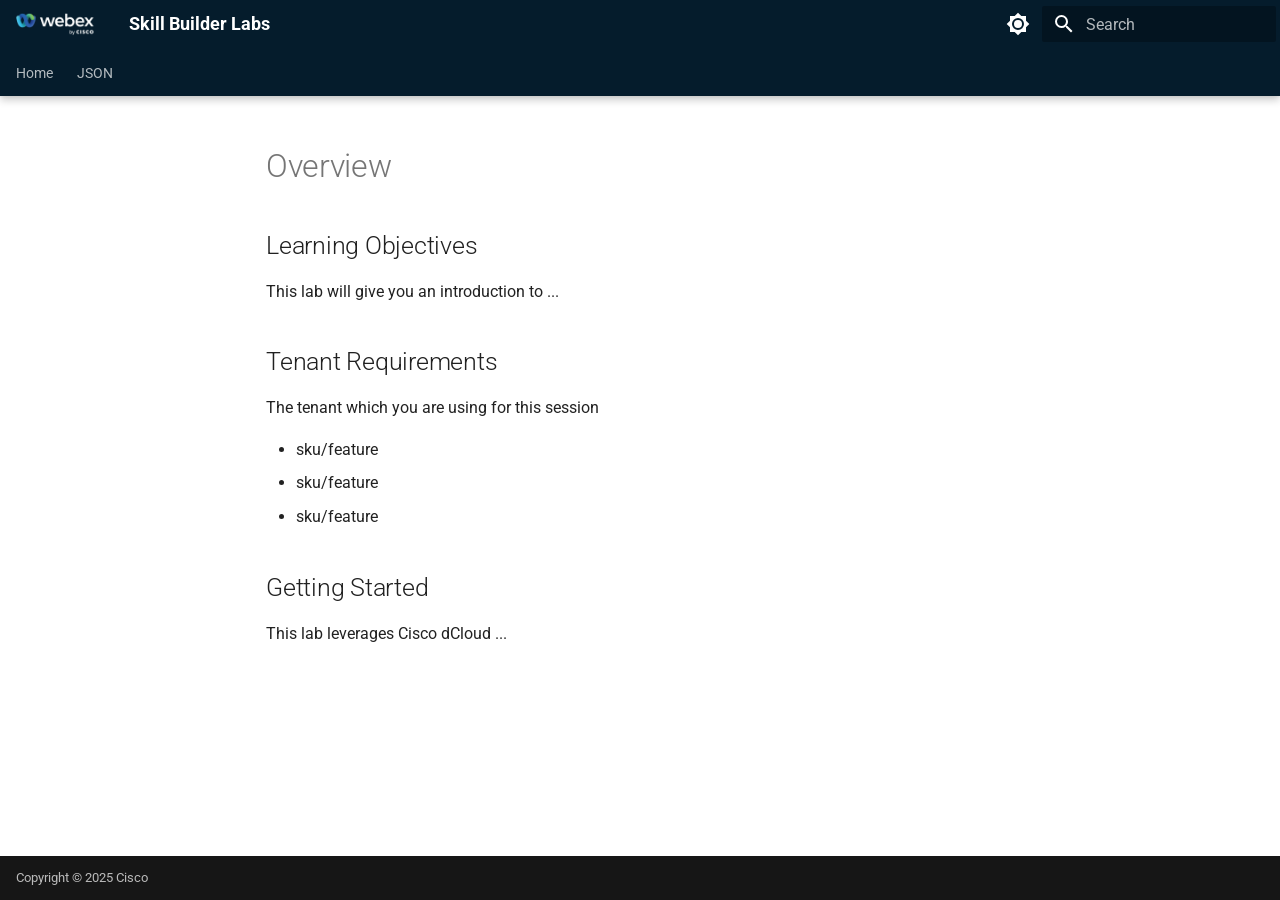
<file: overview/index.html>
<!doctype html>
<html lang="en" class="no-js">
  <head>
    
      <meta charset="utf-8">
      <meta name="viewport" content="width=device-width,initial-scale=1">
      
        <meta name="description" content="Skill Builder Labs">
      
      
        <meta name="author" content="Kevin Simpson">
      
      
      
      
      
      <link rel="icon" href="../template_assets/webex75.png">
      <meta name="generator" content="mkdocs-1.6.1, mkdocs-material-9.6.12">
    
    
      
        <title>Overview - Skill Builder Labs</title>
      
    
    
      <link rel="stylesheet" href="../assets/stylesheets/main.2afb09e1.min.css">
      
        
        <link rel="stylesheet" href="../assets/stylesheets/palette.06af60db.min.css">
      
      


    
    
      
    
    
      
        
        
        <link rel="preconnect" href="https://fonts.gstatic.com" crossorigin>
        <link rel="stylesheet" href="https://fonts.googleapis.com/css?family=Roboto:300,300i,400,400i,700,700i%7CRoboto+Mono:400,400i,700,700i&display=fallback">
        <style>:root{--md-text-font:"Roboto";--md-code-font:"Roboto Mono"}</style>
      
    
    
      <link rel="stylesheet" href="../stylesheets/extra.css">
    
    <script>__md_scope=new URL("..",location),__md_hash=e=>[...e].reduce(((e,_)=>(e<<5)-e+_.charCodeAt(0)),0),__md_get=(e,_=localStorage,t=__md_scope)=>JSON.parse(_.getItem(t.pathname+"."+e)),__md_set=(e,_,t=localStorage,a=__md_scope)=>{try{t.setItem(a.pathname+"."+e,JSON.stringify(_))}catch(e){}}</script>
    
      

    
    
    
   <link href="../assets/stylesheets/glightbox.min.css" rel="stylesheet"/><style>
    html.glightbox-open { overflow: initial; height: 100%; }
    .gslide-title { margin-top: 0px; user-select: text; }
    .gslide-desc { color: #666; user-select: text; }
    .gslide-image img { background: white; }
    .gscrollbar-fixer { padding-right: 15px; }
    .gdesc-inner { font-size: 0.75rem; }
    body[data-md-color-scheme="slate"] .gdesc-inner { background: var(--md-default-bg-color);}
    body[data-md-color-scheme="slate"] .gslide-title { color: var(--md-default-fg-color);}
    body[data-md-color-scheme="slate"] .gslide-desc { color: var(--md-default-fg-color);}</style> <script src="../assets/javascripts/glightbox.min.js"></script></head>
  
  
    
    
      
    
    
    
    
    <body dir="ltr" data-md-color-scheme="default" data-md-color-primary="custom" data-md-color-accent="indigo">
  
    
    <input class="md-toggle" data-md-toggle="drawer" type="checkbox" id="__drawer" autocomplete="off">
    <input class="md-toggle" data-md-toggle="search" type="checkbox" id="__search" autocomplete="off">
    <label class="md-overlay" for="__drawer"></label>
    <div data-md-component="skip">
      
        
        <a href="#overview" class="md-skip">
          Skip to content
        </a>
      
    </div>
    <div data-md-component="announce">
      
    </div>
    
    
      

  

<header class="md-header md-header--shadow md-header--lifted" data-md-component="header">
  <nav class="md-header__inner md-grid" aria-label="Header">
    <a href=".." title="Skill Builder Labs" class="md-header__button md-logo" aria-label="Skill Builder Labs" data-md-component="logo">
      
  <img src="../template_assets/webexLogo91.png" alt="logo">

    </a>
    <label class="md-header__button md-icon" for="__drawer">
      
      <svg xmlns="http://www.w3.org/2000/svg" viewBox="0 0 24 24"><path d="M3 6h18v2H3zm0 5h18v2H3zm0 5h18v2H3z"/></svg>
    </label>
    <div class="md-header__title" data-md-component="header-title">
      <div class="md-header__ellipsis">
        <div class="md-header__topic">
          <span class="md-ellipsis">
            Skill Builder Labs
          </span>
        </div>
        <div class="md-header__topic" data-md-component="header-topic">
          <span class="md-ellipsis">
            
              Overview
            
          </span>
        </div>
      </div>
    </div>
    
      
        <form class="md-header__option" data-md-component="palette">
  
    
    
    
    <input class="md-option" data-md-color-media="(prefers-color-scheme: light)" data-md-color-scheme="default" data-md-color-primary="custom" data-md-color-accent="indigo"  aria-label="Switch to dark mode"  type="radio" name="__palette" id="__palette_0">
    
      <label class="md-header__button md-icon" title="Switch to dark mode" for="__palette_1" hidden>
        <svg xmlns="http://www.w3.org/2000/svg" viewBox="0 0 24 24"><path d="M12 8a4 4 0 0 0-4 4 4 4 0 0 0 4 4 4 4 0 0 0 4-4 4 4 0 0 0-4-4m0 10a6 6 0 0 1-6-6 6 6 0 0 1 6-6 6 6 0 0 1 6 6 6 6 0 0 1-6 6m8-9.31V4h-4.69L12 .69 8.69 4H4v4.69L.69 12 4 15.31V20h4.69L12 23.31 15.31 20H20v-4.69L23.31 12z"/></svg>
      </label>
    
  
    
    
    
    <input class="md-option" data-md-color-media="(prefers-color-scheme: dark)" data-md-color-scheme="slate" data-md-color-primary="custom" data-md-color-accent="indigo"  aria-label="Switch to light mode"  type="radio" name="__palette" id="__palette_1">
    
      <label class="md-header__button md-icon" title="Switch to light mode" for="__palette_0" hidden>
        <svg xmlns="http://www.w3.org/2000/svg" viewBox="0 0 24 24"><path d="M12 18c-.89 0-1.74-.2-2.5-.55C11.56 16.5 13 14.42 13 12s-1.44-4.5-3.5-5.45C10.26 6.2 11.11 6 12 6a6 6 0 0 1 6 6 6 6 0 0 1-6 6m8-9.31V4h-4.69L12 .69 8.69 4H4v4.69L.69 12 4 15.31V20h4.69L12 23.31 15.31 20H20v-4.69L23.31 12z"/></svg>
      </label>
    
  
</form>
      
    
    
      <script>var palette=__md_get("__palette");if(palette&&palette.color){if("(prefers-color-scheme)"===palette.color.media){var media=matchMedia("(prefers-color-scheme: light)"),input=document.querySelector(media.matches?"[data-md-color-media='(prefers-color-scheme: light)']":"[data-md-color-media='(prefers-color-scheme: dark)']");palette.color.media=input.getAttribute("data-md-color-media"),palette.color.scheme=input.getAttribute("data-md-color-scheme"),palette.color.primary=input.getAttribute("data-md-color-primary"),palette.color.accent=input.getAttribute("data-md-color-accent")}for(var[key,value]of Object.entries(palette.color))document.body.setAttribute("data-md-color-"+key,value)}</script>
    
    
    
      
      
        <label class="md-header__button md-icon" for="__search">
          
          <svg xmlns="http://www.w3.org/2000/svg" viewBox="0 0 24 24"><path d="M9.5 3A6.5 6.5 0 0 1 16 9.5c0 1.61-.59 3.09-1.56 4.23l.27.27h.79l5 5-1.5 1.5-5-5v-.79l-.27-.27A6.52 6.52 0 0 1 9.5 16 6.5 6.5 0 0 1 3 9.5 6.5 6.5 0 0 1 9.5 3m0 2C7 5 5 7 5 9.5S7 14 9.5 14 14 12 14 9.5 12 5 9.5 5"/></svg>
        </label>
        <div class="md-search" data-md-component="search" role="dialog">
  <label class="md-search__overlay" for="__search"></label>
  <div class="md-search__inner" role="search">
    <form class="md-search__form" name="search">
      <input type="text" class="md-search__input" name="query" aria-label="Search" placeholder="Search" autocapitalize="off" autocorrect="off" autocomplete="off" spellcheck="false" data-md-component="search-query" required>
      <label class="md-search__icon md-icon" for="__search">
        
        <svg xmlns="http://www.w3.org/2000/svg" viewBox="0 0 24 24"><path d="M9.5 3A6.5 6.5 0 0 1 16 9.5c0 1.61-.59 3.09-1.56 4.23l.27.27h.79l5 5-1.5 1.5-5-5v-.79l-.27-.27A6.52 6.52 0 0 1 9.5 16 6.5 6.5 0 0 1 3 9.5 6.5 6.5 0 0 1 9.5 3m0 2C7 5 5 7 5 9.5S7 14 9.5 14 14 12 14 9.5 12 5 9.5 5"/></svg>
        
        <svg xmlns="http://www.w3.org/2000/svg" viewBox="0 0 24 24"><path d="M20 11v2H8l5.5 5.5-1.42 1.42L4.16 12l7.92-7.92L13.5 5.5 8 11z"/></svg>
      </label>
      <nav class="md-search__options" aria-label="Search">
        
        <button type="reset" class="md-search__icon md-icon" title="Clear" aria-label="Clear" tabindex="-1">
          
          <svg xmlns="http://www.w3.org/2000/svg" viewBox="0 0 24 24"><path d="M19 6.41 17.59 5 12 10.59 6.41 5 5 6.41 10.59 12 5 17.59 6.41 19 12 13.41 17.59 19 19 17.59 13.41 12z"/></svg>
        </button>
      </nav>
      
        <div class="md-search__suggest" data-md-component="search-suggest"></div>
      
    </form>
    <div class="md-search__output">
      <div class="md-search__scrollwrap" tabindex="0" data-md-scrollfix>
        <div class="md-search-result" data-md-component="search-result">
          <div class="md-search-result__meta">
            Initializing search
          </div>
          <ol class="md-search-result__list" role="presentation"></ol>
        </div>
      </div>
    </div>
  </div>
</div>
      
    
    
  </nav>
  
    
      
<nav class="md-tabs" aria-label="Tabs" data-md-component="tabs">
  <div class="md-grid">
    <ul class="md-tabs__list">
      
        
  
  
  
  
    <li class="md-tabs__item">
      <a href=".." class="md-tabs__link">
        
  
  
    
  
  Home

      </a>
    </li>
  

      
        
  
  
  
  
    
    
      <li class="md-tabs__item">
        <a href="../sesson1/" class="md-tabs__link">
          
  
  
    
  
  JSON

        </a>
      </li>
    
  

      
    </ul>
  </div>
</nav>
    
  
</header>
    
    <div class="md-container" data-md-component="container">
      
      
        
      
      <main class="md-main" data-md-component="main">
        <div class="md-main__inner md-grid">
          
            
              
              <div class="md-sidebar md-sidebar--primary" data-md-component="sidebar" data-md-type="navigation" >
                <div class="md-sidebar__scrollwrap">
                  <div class="md-sidebar__inner">
                    


  


  

<nav class="md-nav md-nav--primary md-nav--lifted md-nav--integrated" aria-label="Navigation" data-md-level="0">
  <label class="md-nav__title" for="__drawer">
    <a href=".." title="Skill Builder Labs" class="md-nav__button md-logo" aria-label="Skill Builder Labs" data-md-component="logo">
      
  <img src="../template_assets/webexLogo91.png" alt="logo">

    </a>
    Skill Builder Labs
  </label>
  
  <ul class="md-nav__list" data-md-scrollfix>
    
      
      
  
  
  
  
    <li class="md-nav__item">
      <a href=".." class="md-nav__link">
        
  
  
  <span class="md-ellipsis">
    Home
    
  </span>
  

      </a>
    </li>
  

    
      
      
  
  
  
  
    
    
      
        
      
    
    
    
      
      
    
    
    <li class="md-nav__item md-nav__item--nested">
      
        
        
        <input class="md-nav__toggle md-toggle " type="checkbox" id="__nav_2" >
        
          
          <label class="md-nav__link" for="__nav_2" id="__nav_2_label" tabindex="0">
            
  
  
  <span class="md-ellipsis">
    JSON
    
  </span>
  

            <span class="md-nav__icon md-icon"></span>
          </label>
        
        <nav class="md-nav" data-md-level="1" aria-labelledby="__nav_2_label" aria-expanded="false">
          <label class="md-nav__title" for="__nav_2">
            <span class="md-nav__icon md-icon"></span>
            JSON
          </label>
          <ul class="md-nav__list" data-md-scrollfix>
            
              
                
  
  
  
  
    <li class="md-nav__item">
      <a href="../sesson1/" class="md-nav__link">
        
  
  
  <span class="md-ellipsis">
    Understanding JSON
    
  </span>
  

      </a>
    </li>
  

              
            
          </ul>
        </nav>
      
    </li>
  

    
  </ul>
</nav>
                  </div>
                </div>
              </div>
            
            
          
          
            <div class="md-content" data-md-component="content">
              <article class="md-content__inner md-typeset">
                
                  



<h1 id="overview">Overview</h1>
<h2 id="learning-objectives">Learning Objectives</h2>
<p>This lab will give you an introduction to ...</p>
<!-- ## Disclaimer

Although the lab design and configuration examples could be used as a reference, for design related questions please contact your representative at Cisco, or a Cisco partner. -->

<h2 id="tenant-requirements">Tenant Requirements</h2>
<p>The tenant which you are using for this session </p>
<ul>
<li>sku/feature</li>
<li>sku/feature</li>
<li>sku/feature</li>
</ul>
<h2 id="getting-started">Getting Started</h2>
<p>This lab leverages Cisco dCloud ...</p>












                
              </article>
            </div>
          
          
<script>var target=document.getElementById(location.hash.slice(1));target&&target.name&&(target.checked=target.name.startsWith("__tabbed_"))</script>
        </div>
        
          <button type="button" class="md-top md-icon" data-md-component="top" hidden>
  
  <svg xmlns="http://www.w3.org/2000/svg" viewBox="0 0 24 24"><path d="M13 20h-2V8l-5.5 5.5-1.42-1.42L12 4.16l7.92 7.92-1.42 1.42L13 8z"/></svg>
  Back to top
</button>
        
      </main>
      
        <footer class="md-footer">
  
    
  
  <div class="md-footer-meta md-typeset">
    <div class="md-footer-meta__inner md-grid">
      <div class="md-copyright">
  
    <div class="md-copyright__highlight">
      Copyright &copy; 2025 Cisco
    </div>
  
  
</div>
      
    </div>
  </div>
</footer>
      
    </div>
    <div class="md-dialog" data-md-component="dialog">
      <div class="md-dialog__inner md-typeset"></div>
    </div>
    
    
    
      
      <script id="__config" type="application/json">{"base": "..", "features": ["navigation.tabs", "navigation.tabs.sticky", "navigation.indexes", "navigation.instant", "navigation.top", "navigation.footer", "search.suggest", "content.code.copy", "toc.integrate"], "search": "../assets/javascripts/workers/search.f8cc74c7.min.js", "tags": null, "translations": {"clipboard.copied": "Copied to clipboard", "clipboard.copy": "Copy to clipboard", "search.result.more.one": "1 more on this page", "search.result.more.other": "# more on this page", "search.result.none": "No matching documents", "search.result.one": "1 matching document", "search.result.other": "# matching documents", "search.result.placeholder": "Type to start searching", "search.result.term.missing": "Missing", "select.version": "Select version"}, "version": null}</script>
    
    
      <script src="../assets/javascripts/bundle.c8b220af.min.js"></script>
      
    
  <script id="init-glightbox">const lightbox = GLightbox({"touchNavigation": true, "loop": false, "zoomable": true, "draggable": false, "openEffect": "fade", "closeEffect": "fade", "slideEffect": "slide"});
document$.subscribe(() => { lightbox.reload() });
</script></body>
</html>
</file>
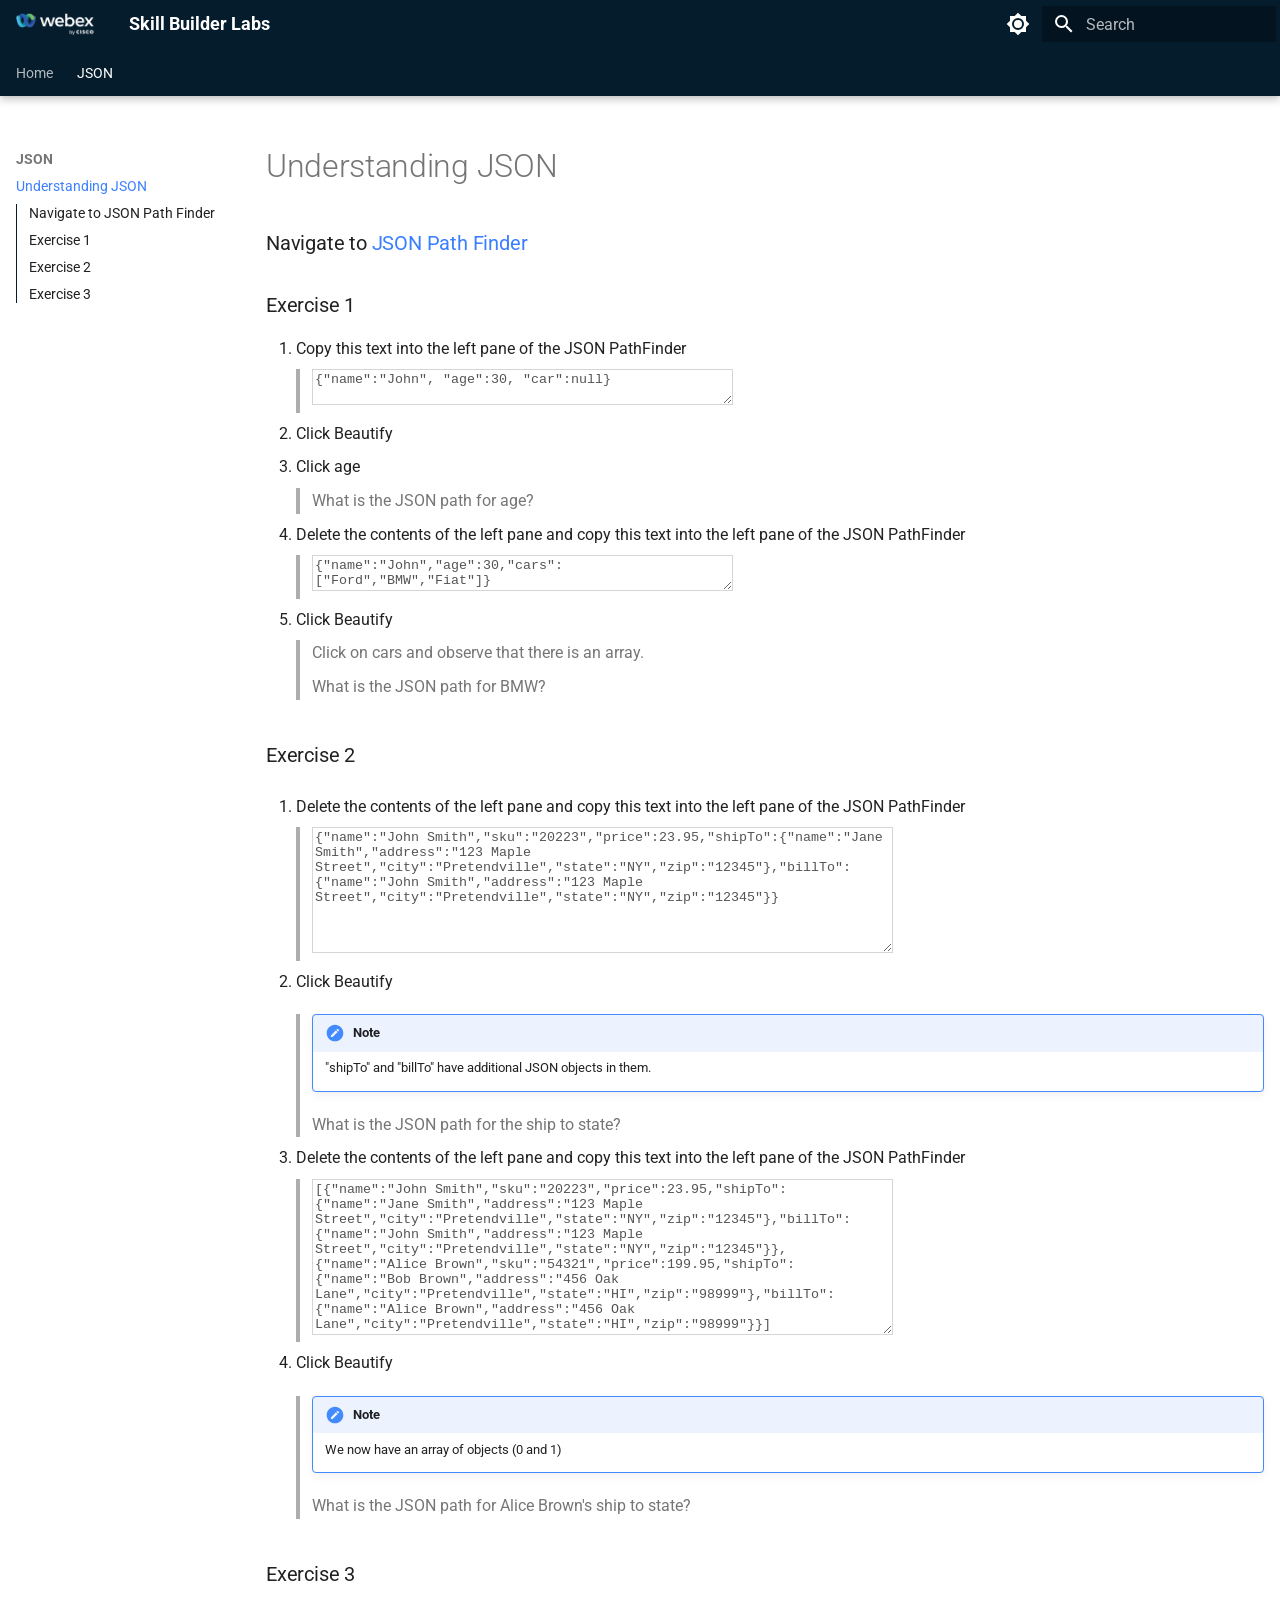
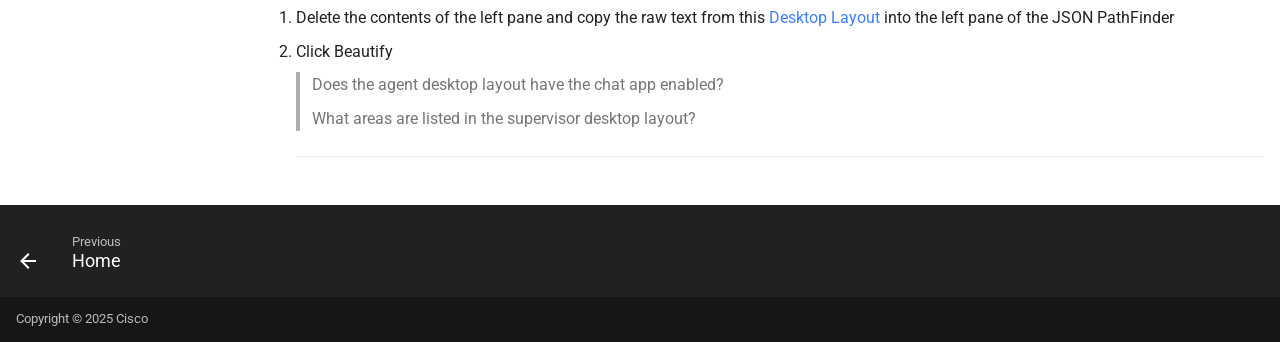
<file: sesson1/index.html>
<!doctype html>
<html lang="en" class="no-js">
  <head>
    
      <meta charset="utf-8">
      <meta name="viewport" content="width=device-width,initial-scale=1">
      
        <meta name="description" content="Skill Builder Labs">
      
      
        <meta name="author" content="Kevin Simpson">
      
      
      
        <link rel="prev" href="..">
      
      
      
      <link rel="icon" href="../template_assets/webex75.png">
      <meta name="generator" content="mkdocs-1.6.1, mkdocs-material-9.6.12">
    
    
      
        <title>Understanding JSON - Skill Builder Labs</title>
      
    
    
      <link rel="stylesheet" href="../assets/stylesheets/main.2afb09e1.min.css">
      
        
        <link rel="stylesheet" href="../assets/stylesheets/palette.06af60db.min.css">
      
      


    
    
      
    
    
      
        
        
        <link rel="preconnect" href="https://fonts.gstatic.com" crossorigin>
        <link rel="stylesheet" href="https://fonts.googleapis.com/css?family=Roboto:300,300i,400,400i,700,700i%7CRoboto+Mono:400,400i,700,700i&display=fallback">
        <style>:root{--md-text-font:"Roboto";--md-code-font:"Roboto Mono"}</style>
      
    
    
      <link rel="stylesheet" href="../stylesheets/extra.css">
    
    <script>__md_scope=new URL("..",location),__md_hash=e=>[...e].reduce(((e,_)=>(e<<5)-e+_.charCodeAt(0)),0),__md_get=(e,_=localStorage,t=__md_scope)=>JSON.parse(_.getItem(t.pathname+"."+e)),__md_set=(e,_,t=localStorage,a=__md_scope)=>{try{t.setItem(a.pathname+"."+e,JSON.stringify(_))}catch(e){}}</script>
    
      

    
    
    
   <link href="../assets/stylesheets/glightbox.min.css" rel="stylesheet"/><style>
    html.glightbox-open { overflow: initial; height: 100%; }
    .gslide-title { margin-top: 0px; user-select: text; }
    .gslide-desc { color: #666; user-select: text; }
    .gslide-image img { background: white; }
    .gscrollbar-fixer { padding-right: 15px; }
    .gdesc-inner { font-size: 0.75rem; }
    body[data-md-color-scheme="slate"] .gdesc-inner { background: var(--md-default-bg-color);}
    body[data-md-color-scheme="slate"] .gslide-title { color: var(--md-default-fg-color);}
    body[data-md-color-scheme="slate"] .gslide-desc { color: var(--md-default-fg-color);}</style> <script src="../assets/javascripts/glightbox.min.js"></script></head>
  
  
    
    
      
    
    
    
    
    <body dir="ltr" data-md-color-scheme="default" data-md-color-primary="custom" data-md-color-accent="indigo">
  
    
    <input class="md-toggle" data-md-toggle="drawer" type="checkbox" id="__drawer" autocomplete="off">
    <input class="md-toggle" data-md-toggle="search" type="checkbox" id="__search" autocomplete="off">
    <label class="md-overlay" for="__drawer"></label>
    <div data-md-component="skip">
      
        
        <a href="#understanding-json" class="md-skip">
          Skip to content
        </a>
      
    </div>
    <div data-md-component="announce">
      
    </div>
    
    
      

  

<header class="md-header md-header--shadow md-header--lifted" data-md-component="header">
  <nav class="md-header__inner md-grid" aria-label="Header">
    <a href=".." title="Skill Builder Labs" class="md-header__button md-logo" aria-label="Skill Builder Labs" data-md-component="logo">
      
  <img src="../template_assets/webexLogo91.png" alt="logo">

    </a>
    <label class="md-header__button md-icon" for="__drawer">
      
      <svg xmlns="http://www.w3.org/2000/svg" viewBox="0 0 24 24"><path d="M3 6h18v2H3zm0 5h18v2H3zm0 5h18v2H3z"/></svg>
    </label>
    <div class="md-header__title" data-md-component="header-title">
      <div class="md-header__ellipsis">
        <div class="md-header__topic">
          <span class="md-ellipsis">
            Skill Builder Labs
          </span>
        </div>
        <div class="md-header__topic" data-md-component="header-topic">
          <span class="md-ellipsis">
            
              Understanding JSON
            
          </span>
        </div>
      </div>
    </div>
    
      
        <form class="md-header__option" data-md-component="palette">
  
    
    
    
    <input class="md-option" data-md-color-media="(prefers-color-scheme: light)" data-md-color-scheme="default" data-md-color-primary="custom" data-md-color-accent="indigo"  aria-label="Switch to dark mode"  type="radio" name="__palette" id="__palette_0">
    
      <label class="md-header__button md-icon" title="Switch to dark mode" for="__palette_1" hidden>
        <svg xmlns="http://www.w3.org/2000/svg" viewBox="0 0 24 24"><path d="M12 8a4 4 0 0 0-4 4 4 4 0 0 0 4 4 4 4 0 0 0 4-4 4 4 0 0 0-4-4m0 10a6 6 0 0 1-6-6 6 6 0 0 1 6-6 6 6 0 0 1 6 6 6 6 0 0 1-6 6m8-9.31V4h-4.69L12 .69 8.69 4H4v4.69L.69 12 4 15.31V20h4.69L12 23.31 15.31 20H20v-4.69L23.31 12z"/></svg>
      </label>
    
  
    
    
    
    <input class="md-option" data-md-color-media="(prefers-color-scheme: dark)" data-md-color-scheme="slate" data-md-color-primary="custom" data-md-color-accent="indigo"  aria-label="Switch to light mode"  type="radio" name="__palette" id="__palette_1">
    
      <label class="md-header__button md-icon" title="Switch to light mode" for="__palette_0" hidden>
        <svg xmlns="http://www.w3.org/2000/svg" viewBox="0 0 24 24"><path d="M12 18c-.89 0-1.74-.2-2.5-.55C11.56 16.5 13 14.42 13 12s-1.44-4.5-3.5-5.45C10.26 6.2 11.11 6 12 6a6 6 0 0 1 6 6 6 6 0 0 1-6 6m8-9.31V4h-4.69L12 .69 8.69 4H4v4.69L.69 12 4 15.31V20h4.69L12 23.31 15.31 20H20v-4.69L23.31 12z"/></svg>
      </label>
    
  
</form>
      
    
    
      <script>var palette=__md_get("__palette");if(palette&&palette.color){if("(prefers-color-scheme)"===palette.color.media){var media=matchMedia("(prefers-color-scheme: light)"),input=document.querySelector(media.matches?"[data-md-color-media='(prefers-color-scheme: light)']":"[data-md-color-media='(prefers-color-scheme: dark)']");palette.color.media=input.getAttribute("data-md-color-media"),palette.color.scheme=input.getAttribute("data-md-color-scheme"),palette.color.primary=input.getAttribute("data-md-color-primary"),palette.color.accent=input.getAttribute("data-md-color-accent")}for(var[key,value]of Object.entries(palette.color))document.body.setAttribute("data-md-color-"+key,value)}</script>
    
    
    
      
      
        <label class="md-header__button md-icon" for="__search">
          
          <svg xmlns="http://www.w3.org/2000/svg" viewBox="0 0 24 24"><path d="M9.5 3A6.5 6.5 0 0 1 16 9.5c0 1.61-.59 3.09-1.56 4.23l.27.27h.79l5 5-1.5 1.5-5-5v-.79l-.27-.27A6.52 6.52 0 0 1 9.5 16 6.5 6.5 0 0 1 3 9.5 6.5 6.5 0 0 1 9.5 3m0 2C7 5 5 7 5 9.5S7 14 9.5 14 14 12 14 9.5 12 5 9.5 5"/></svg>
        </label>
        <div class="md-search" data-md-component="search" role="dialog">
  <label class="md-search__overlay" for="__search"></label>
  <div class="md-search__inner" role="search">
    <form class="md-search__form" name="search">
      <input type="text" class="md-search__input" name="query" aria-label="Search" placeholder="Search" autocapitalize="off" autocorrect="off" autocomplete="off" spellcheck="false" data-md-component="search-query" required>
      <label class="md-search__icon md-icon" for="__search">
        
        <svg xmlns="http://www.w3.org/2000/svg" viewBox="0 0 24 24"><path d="M9.5 3A6.5 6.5 0 0 1 16 9.5c0 1.61-.59 3.09-1.56 4.23l.27.27h.79l5 5-1.5 1.5-5-5v-.79l-.27-.27A6.52 6.52 0 0 1 9.5 16 6.5 6.5 0 0 1 3 9.5 6.5 6.5 0 0 1 9.5 3m0 2C7 5 5 7 5 9.5S7 14 9.5 14 14 12 14 9.5 12 5 9.5 5"/></svg>
        
        <svg xmlns="http://www.w3.org/2000/svg" viewBox="0 0 24 24"><path d="M20 11v2H8l5.5 5.5-1.42 1.42L4.16 12l7.92-7.92L13.5 5.5 8 11z"/></svg>
      </label>
      <nav class="md-search__options" aria-label="Search">
        
        <button type="reset" class="md-search__icon md-icon" title="Clear" aria-label="Clear" tabindex="-1">
          
          <svg xmlns="http://www.w3.org/2000/svg" viewBox="0 0 24 24"><path d="M19 6.41 17.59 5 12 10.59 6.41 5 5 6.41 10.59 12 5 17.59 6.41 19 12 13.41 17.59 19 19 17.59 13.41 12z"/></svg>
        </button>
      </nav>
      
        <div class="md-search__suggest" data-md-component="search-suggest"></div>
      
    </form>
    <div class="md-search__output">
      <div class="md-search__scrollwrap" tabindex="0" data-md-scrollfix>
        <div class="md-search-result" data-md-component="search-result">
          <div class="md-search-result__meta">
            Initializing search
          </div>
          <ol class="md-search-result__list" role="presentation"></ol>
        </div>
      </div>
    </div>
  </div>
</div>
      
    
    
  </nav>
  
    
      
<nav class="md-tabs" aria-label="Tabs" data-md-component="tabs">
  <div class="md-grid">
    <ul class="md-tabs__list">
      
        
  
  
  
  
    <li class="md-tabs__item">
      <a href=".." class="md-tabs__link">
        
  
  
    
  
  Home

      </a>
    </li>
  

      
        
  
  
  
    
  
  
    
    
      <li class="md-tabs__item md-tabs__item--active">
        <a href="./" class="md-tabs__link">
          
  
  
    
  
  JSON

        </a>
      </li>
    
  

      
    </ul>
  </div>
</nav>
    
  
</header>
    
    <div class="md-container" data-md-component="container">
      
      
        
      
      <main class="md-main" data-md-component="main">
        <div class="md-main__inner md-grid">
          
            
              
              <div class="md-sidebar md-sidebar--primary" data-md-component="sidebar" data-md-type="navigation" >
                <div class="md-sidebar__scrollwrap">
                  <div class="md-sidebar__inner">
                    


  


  

<nav class="md-nav md-nav--primary md-nav--lifted md-nav--integrated" aria-label="Navigation" data-md-level="0">
  <label class="md-nav__title" for="__drawer">
    <a href=".." title="Skill Builder Labs" class="md-nav__button md-logo" aria-label="Skill Builder Labs" data-md-component="logo">
      
  <img src="../template_assets/webexLogo91.png" alt="logo">

    </a>
    Skill Builder Labs
  </label>
  
  <ul class="md-nav__list" data-md-scrollfix>
    
      
      
  
  
  
  
    <li class="md-nav__item">
      <a href=".." class="md-nav__link">
        
  
  
  <span class="md-ellipsis">
    Home
    
  </span>
  

      </a>
    </li>
  

    
      
      
  
  
    
  
  
  
    
    
      
        
      
    
    
    
      
        
        
      
      
    
    
    <li class="md-nav__item md-nav__item--active md-nav__item--section md-nav__item--nested">
      
        
        
        <input class="md-nav__toggle md-toggle " type="checkbox" id="__nav_2" checked>
        
          
          <label class="md-nav__link" for="__nav_2" id="__nav_2_label" tabindex="">
            
  
  
  <span class="md-ellipsis">
    JSON
    
  </span>
  

            <span class="md-nav__icon md-icon"></span>
          </label>
        
        <nav class="md-nav" data-md-level="1" aria-labelledby="__nav_2_label" aria-expanded="true">
          <label class="md-nav__title" for="__nav_2">
            <span class="md-nav__icon md-icon"></span>
            JSON
          </label>
          <ul class="md-nav__list" data-md-scrollfix>
            
              
                
  
  
    
  
  
  
    <li class="md-nav__item md-nav__item--active">
      
      <input class="md-nav__toggle md-toggle" type="checkbox" id="__toc">
      
      
        
      
      
        <label class="md-nav__link md-nav__link--active" for="__toc">
          
  
  
  <span class="md-ellipsis">
    Understanding JSON
    
  </span>
  

          <span class="md-nav__icon md-icon"></span>
        </label>
      
      <a href="./" class="md-nav__link md-nav__link--active">
        
  
  
  <span class="md-ellipsis">
    Understanding JSON
    
  </span>
  

      </a>
      
        

<nav class="md-nav md-nav--secondary" aria-label="Table of contents">
  
  
  
    
  
  
    <label class="md-nav__title" for="__toc">
      <span class="md-nav__icon md-icon"></span>
      Table of contents
    </label>
    <ul class="md-nav__list" data-md-component="toc" data-md-scrollfix>
      
        <li class="md-nav__item">
  <a href="#navigate-to-json-path-finder" class="md-nav__link">
    <span class="md-ellipsis">
      Navigate to JSON Path Finder
    </span>
  </a>
  
</li>
      
        <li class="md-nav__item">
  <a href="#exercise-1" class="md-nav__link">
    <span class="md-ellipsis">
      Exercise 1
    </span>
  </a>
  
</li>
      
        <li class="md-nav__item">
  <a href="#exercise-2" class="md-nav__link">
    <span class="md-ellipsis">
      Exercise 2
    </span>
  </a>
  
</li>
      
        <li class="md-nav__item">
  <a href="#exercise-3" class="md-nav__link">
    <span class="md-ellipsis">
      Exercise 3
    </span>
  </a>
  
</li>
      
    </ul>
  
</nav>
      
    </li>
  

              
            
          </ul>
        </nav>
      
    </li>
  

    
  </ul>
</nav>
                  </div>
                </div>
              </div>
            
            
          
          
            <div class="md-content" data-md-component="content">
              <article class="md-content__inner md-typeset">
                
                  



<h1 id="understanding-json">Understanding JSON</h1>
<h3 id="navigate-to-json-path-finder">Navigate to <a href="https://jsonpathfinder.com/" target="_blank">JSON Path Finder</a></h3>
<h3 id="exercise-1">Exercise 1</h3>
<ol>
<li>Copy this text into the left pane of the JSON PathFinder<blockquote>
<p><textarea cols="50" disabled style= "background-color: #ffffff">{"name":"John", "age":30, "car":null} </textarea></p>
</blockquote>
</li>
<li>Click Beautify</li>
<li>Click age<blockquote>
<p>What is the JSON path for age? 
</p>
</blockquote>
</li>
<li>Delete the contents of the left pane and copy this text into the left pane of the JSON PathFinder<blockquote>
<p><textarea cols="50" disabled style= "background-color: #ffffff">{"name":"John","age":30,"cars":["Ford","BMW","Fiat"]}</textarea></p>
</blockquote>
</li>
<li>Click Beautify<blockquote>
<p>Click on cars and observe that there is an array.</p>
<p>What is the JSON path for BMW?</p>
</blockquote>
</li>
</ol>
<h3 id="exercise-2">Exercise 2</h3>
<ol>
<li>
<p>Delete the contents of the left pane and copy this text into the left pane of the JSON PathFinder</p>
<blockquote>
<p><textarea cols="70" rows = "8" disabled style= "background-color: #ffffff">{"name":"John Smith","sku":"20223","price":23.95,"shipTo":{"name":"Jane Smith","address":"123 Maple Street","city":"Pretendville","state":"NY","zip":"12345"},"billTo":{"name":"John Smith","address":"123 Maple Street","city":"Pretendville","state":"NY","zip":"12345"}}</textarea>
</p>
</blockquote>
</li>
<li>
<p>Click Beautify</p>
<blockquote>
<div class="admonition note">
<p class="admonition-title">Note</p>
<p>"shipTo" and "billTo" have additional JSON objects in them.</p>
</div>
<p>What is the JSON path for the ship to state?
</p>
</blockquote>
</li>
<li>
<p>Delete the contents of the left pane and copy this text into the left pane of the JSON PathFinder</p>
<blockquote>
<p><textarea cols="70" rows = "10" disabled style= "background-color: #ffffff">[{"name":"John Smith","sku":"20223","price":23.95,"shipTo":{"name":"Jane Smith","address":"123 Maple Street","city":"Pretendville","state":"NY","zip":"12345"},"billTo":{"name":"John Smith","address":"123 Maple Street","city":"Pretendville","state":"NY","zip":"12345"}},{"name":"Alice Brown","sku":"54321","price":199.95,"shipTo":{"name":"Bob Brown","address":"456 Oak Lane","city":"Pretendville","state":"HI","zip":"98999"},"billTo":{"name":"Alice Brown","address":"456 Oak Lane","city":"Pretendville","state":"HI","zip":"98999"}}]</textarea>
</p>
</blockquote>
</li>
<li>
<p>Click Beautify</p>
<blockquote>
<div class="admonition note">
<p class="admonition-title">Note</p>
<p>We now have an array of objects (0 and 1)</p>
</div>
<p>What is the JSON path for Alice Brown's ship to state?</p>
</blockquote>
</li>
</ol>
<h3 id="exercise-3">Exercise 3</h3>
<ol>
<li>Delete the contents of the left pane and copy the raw text from this <a href="../sesson1Assets/Default%20Desktop%20Layout.json" target="_blank">Desktop Layout</a> into the left pane of the JSON PathFinder</li>
<li>
<p>Click Beautify</p>
<blockquote>
<p>Does the agent desktop layout have the chat app enabled?</p>
<p>What areas are listed in the supervisor desktop layout?</p>
</blockquote>
<hr />
</li>
</ol>












                
              </article>
            </div>
          
          
<script>var target=document.getElementById(location.hash.slice(1));target&&target.name&&(target.checked=target.name.startsWith("__tabbed_"))</script>
        </div>
        
          <button type="button" class="md-top md-icon" data-md-component="top" hidden>
  
  <svg xmlns="http://www.w3.org/2000/svg" viewBox="0 0 24 24"><path d="M13 20h-2V8l-5.5 5.5-1.42-1.42L12 4.16l7.92 7.92-1.42 1.42L13 8z"/></svg>
  Back to top
</button>
        
      </main>
      
        <footer class="md-footer">
  
    
      
      <nav class="md-footer__inner md-grid" aria-label="Footer" >
        
          
          <a href=".." class="md-footer__link md-footer__link--prev" aria-label="Previous: Home">
            <div class="md-footer__button md-icon">
              
              <svg xmlns="http://www.w3.org/2000/svg" viewBox="0 0 24 24"><path d="M20 11v2H8l5.5 5.5-1.42 1.42L4.16 12l7.92-7.92L13.5 5.5 8 11z"/></svg>
            </div>
            <div class="md-footer__title">
              <span class="md-footer__direction">
                Previous
              </span>
              <div class="md-ellipsis">
                Home
              </div>
            </div>
          </a>
        
        
      </nav>
    
  
  <div class="md-footer-meta md-typeset">
    <div class="md-footer-meta__inner md-grid">
      <div class="md-copyright">
  
    <div class="md-copyright__highlight">
      Copyright &copy; 2025 Cisco
    </div>
  
  
</div>
      
    </div>
  </div>
</footer>
      
    </div>
    <div class="md-dialog" data-md-component="dialog">
      <div class="md-dialog__inner md-typeset"></div>
    </div>
    
    
    
      
      <script id="__config" type="application/json">{"base": "..", "features": ["navigation.tabs", "navigation.tabs.sticky", "navigation.indexes", "navigation.instant", "navigation.top", "navigation.footer", "search.suggest", "content.code.copy", "toc.integrate"], "search": "../assets/javascripts/workers/search.f8cc74c7.min.js", "tags": null, "translations": {"clipboard.copied": "Copied to clipboard", "clipboard.copy": "Copy to clipboard", "search.result.more.one": "1 more on this page", "search.result.more.other": "# more on this page", "search.result.none": "No matching documents", "search.result.one": "1 matching document", "search.result.other": "# matching documents", "search.result.placeholder": "Type to start searching", "search.result.term.missing": "Missing", "select.version": "Select version"}, "version": null}</script>
    
    
      <script src="../assets/javascripts/bundle.c8b220af.min.js"></script>
      
    
  <script id="init-glightbox">const lightbox = GLightbox({"touchNavigation": true, "loop": false, "zoomable": true, "draggable": false, "openEffect": "fade", "closeEffect": "fade", "slideEffect": "slide"});
document$.subscribe(() => { lightbox.reload() });
</script></body>
</html>
</file>
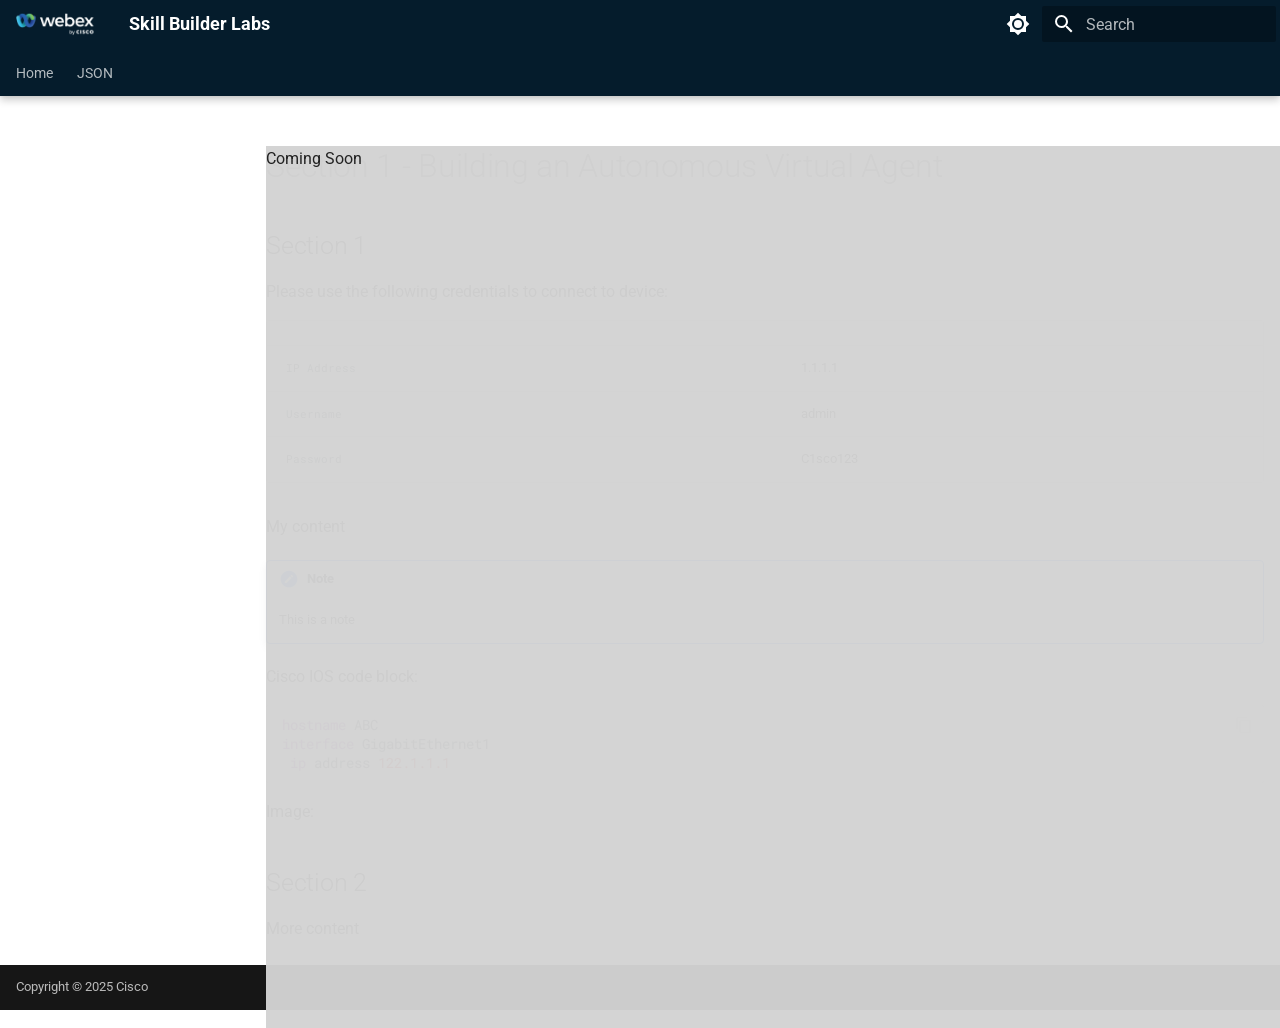
<file: sesson2/index.html>
<!doctype html>
<html lang="en" class="no-js">
  <head>
    
      <meta charset="utf-8">
      <meta name="viewport" content="width=device-width,initial-scale=1">
      
        <meta name="description" content="Skill Builder Labs">
      
      
        <meta name="author" content="Kevin Simpson">
      
      
      
      
      
      <link rel="icon" href="../template_assets/webex75.png">
      <meta name="generator" content="mkdocs-1.6.1, mkdocs-material-9.6.12">
    
    
      
        <title>Sesson2 - Skill Builder Labs</title>
      
    
    
      <link rel="stylesheet" href="../assets/stylesheets/main.2afb09e1.min.css">
      
        
        <link rel="stylesheet" href="../assets/stylesheets/palette.06af60db.min.css">
      
      


    
    
      
    
    
      
        
        
        <link rel="preconnect" href="https://fonts.gstatic.com" crossorigin>
        <link rel="stylesheet" href="https://fonts.googleapis.com/css?family=Roboto:300,300i,400,400i,700,700i%7CRoboto+Mono:400,400i,700,700i&display=fallback">
        <style>:root{--md-text-font:"Roboto";--md-code-font:"Roboto Mono"}</style>
      
    
    
      <link rel="stylesheet" href="../stylesheets/extra.css">
    
    <script>__md_scope=new URL("..",location),__md_hash=e=>[...e].reduce(((e,_)=>(e<<5)-e+_.charCodeAt(0)),0),__md_get=(e,_=localStorage,t=__md_scope)=>JSON.parse(_.getItem(t.pathname+"."+e)),__md_set=(e,_,t=localStorage,a=__md_scope)=>{try{t.setItem(a.pathname+"."+e,JSON.stringify(_))}catch(e){}}</script>
    
      

    
    
    
   <link href="../assets/stylesheets/glightbox.min.css" rel="stylesheet"/><style>
    html.glightbox-open { overflow: initial; height: 100%; }
    .gslide-title { margin-top: 0px; user-select: text; }
    .gslide-desc { color: #666; user-select: text; }
    .gslide-image img { background: white; }
    .gscrollbar-fixer { padding-right: 15px; }
    .gdesc-inner { font-size: 0.75rem; }
    body[data-md-color-scheme="slate"] .gdesc-inner { background: var(--md-default-bg-color);}
    body[data-md-color-scheme="slate"] .gslide-title { color: var(--md-default-fg-color);}
    body[data-md-color-scheme="slate"] .gslide-desc { color: var(--md-default-fg-color);}</style> <script src="../assets/javascripts/glightbox.min.js"></script></head>
  
  
    
    
      
    
    
    
    
    <body dir="ltr" data-md-color-scheme="default" data-md-color-primary="custom" data-md-color-accent="indigo">
  
    
    <input class="md-toggle" data-md-toggle="drawer" type="checkbox" id="__drawer" autocomplete="off">
    <input class="md-toggle" data-md-toggle="search" type="checkbox" id="__search" autocomplete="off">
    <label class="md-overlay" for="__drawer"></label>
    <div data-md-component="skip">
      
        
        <a href="#section-1-building-an-autonomous-virtual-agent" class="md-skip">
          Skip to content
        </a>
      
    </div>
    <div data-md-component="announce">
      
    </div>
    
    
      

  

<header class="md-header md-header--shadow md-header--lifted" data-md-component="header">
  <nav class="md-header__inner md-grid" aria-label="Header">
    <a href=".." title="Skill Builder Labs" class="md-header__button md-logo" aria-label="Skill Builder Labs" data-md-component="logo">
      
  <img src="../template_assets/webexLogo91.png" alt="logo">

    </a>
    <label class="md-header__button md-icon" for="__drawer">
      
      <svg xmlns="http://www.w3.org/2000/svg" viewBox="0 0 24 24"><path d="M3 6h18v2H3zm0 5h18v2H3zm0 5h18v2H3z"/></svg>
    </label>
    <div class="md-header__title" data-md-component="header-title">
      <div class="md-header__ellipsis">
        <div class="md-header__topic">
          <span class="md-ellipsis">
            Skill Builder Labs
          </span>
        </div>
        <div class="md-header__topic" data-md-component="header-topic">
          <span class="md-ellipsis">
            
              Sesson2
            
          </span>
        </div>
      </div>
    </div>
    
      
        <form class="md-header__option" data-md-component="palette">
  
    
    
    
    <input class="md-option" data-md-color-media="(prefers-color-scheme: light)" data-md-color-scheme="default" data-md-color-primary="custom" data-md-color-accent="indigo"  aria-label="Switch to dark mode"  type="radio" name="__palette" id="__palette_0">
    
      <label class="md-header__button md-icon" title="Switch to dark mode" for="__palette_1" hidden>
        <svg xmlns="http://www.w3.org/2000/svg" viewBox="0 0 24 24"><path d="M12 8a4 4 0 0 0-4 4 4 4 0 0 0 4 4 4 4 0 0 0 4-4 4 4 0 0 0-4-4m0 10a6 6 0 0 1-6-6 6 6 0 0 1 6-6 6 6 0 0 1 6 6 6 6 0 0 1-6 6m8-9.31V4h-4.69L12 .69 8.69 4H4v4.69L.69 12 4 15.31V20h4.69L12 23.31 15.31 20H20v-4.69L23.31 12z"/></svg>
      </label>
    
  
    
    
    
    <input class="md-option" data-md-color-media="(prefers-color-scheme: dark)" data-md-color-scheme="slate" data-md-color-primary="custom" data-md-color-accent="indigo"  aria-label="Switch to light mode"  type="radio" name="__palette" id="__palette_1">
    
      <label class="md-header__button md-icon" title="Switch to light mode" for="__palette_0" hidden>
        <svg xmlns="http://www.w3.org/2000/svg" viewBox="0 0 24 24"><path d="M12 18c-.89 0-1.74-.2-2.5-.55C11.56 16.5 13 14.42 13 12s-1.44-4.5-3.5-5.45C10.26 6.2 11.11 6 12 6a6 6 0 0 1 6 6 6 6 0 0 1-6 6m8-9.31V4h-4.69L12 .69 8.69 4H4v4.69L.69 12 4 15.31V20h4.69L12 23.31 15.31 20H20v-4.69L23.31 12z"/></svg>
      </label>
    
  
</form>
      
    
    
      <script>var palette=__md_get("__palette");if(palette&&palette.color){if("(prefers-color-scheme)"===palette.color.media){var media=matchMedia("(prefers-color-scheme: light)"),input=document.querySelector(media.matches?"[data-md-color-media='(prefers-color-scheme: light)']":"[data-md-color-media='(prefers-color-scheme: dark)']");palette.color.media=input.getAttribute("data-md-color-media"),palette.color.scheme=input.getAttribute("data-md-color-scheme"),palette.color.primary=input.getAttribute("data-md-color-primary"),palette.color.accent=input.getAttribute("data-md-color-accent")}for(var[key,value]of Object.entries(palette.color))document.body.setAttribute("data-md-color-"+key,value)}</script>
    
    
    
      
      
        <label class="md-header__button md-icon" for="__search">
          
          <svg xmlns="http://www.w3.org/2000/svg" viewBox="0 0 24 24"><path d="M9.5 3A6.5 6.5 0 0 1 16 9.5c0 1.61-.59 3.09-1.56 4.23l.27.27h.79l5 5-1.5 1.5-5-5v-.79l-.27-.27A6.52 6.52 0 0 1 9.5 16 6.5 6.5 0 0 1 3 9.5 6.5 6.5 0 0 1 9.5 3m0 2C7 5 5 7 5 9.5S7 14 9.5 14 14 12 14 9.5 12 5 9.5 5"/></svg>
        </label>
        <div class="md-search" data-md-component="search" role="dialog">
  <label class="md-search__overlay" for="__search"></label>
  <div class="md-search__inner" role="search">
    <form class="md-search__form" name="search">
      <input type="text" class="md-search__input" name="query" aria-label="Search" placeholder="Search" autocapitalize="off" autocorrect="off" autocomplete="off" spellcheck="false" data-md-component="search-query" required>
      <label class="md-search__icon md-icon" for="__search">
        
        <svg xmlns="http://www.w3.org/2000/svg" viewBox="0 0 24 24"><path d="M9.5 3A6.5 6.5 0 0 1 16 9.5c0 1.61-.59 3.09-1.56 4.23l.27.27h.79l5 5-1.5 1.5-5-5v-.79l-.27-.27A6.52 6.52 0 0 1 9.5 16 6.5 6.5 0 0 1 3 9.5 6.5 6.5 0 0 1 9.5 3m0 2C7 5 5 7 5 9.5S7 14 9.5 14 14 12 14 9.5 12 5 9.5 5"/></svg>
        
        <svg xmlns="http://www.w3.org/2000/svg" viewBox="0 0 24 24"><path d="M20 11v2H8l5.5 5.5-1.42 1.42L4.16 12l7.92-7.92L13.5 5.5 8 11z"/></svg>
      </label>
      <nav class="md-search__options" aria-label="Search">
        
        <button type="reset" class="md-search__icon md-icon" title="Clear" aria-label="Clear" tabindex="-1">
          
          <svg xmlns="http://www.w3.org/2000/svg" viewBox="0 0 24 24"><path d="M19 6.41 17.59 5 12 10.59 6.41 5 5 6.41 10.59 12 5 17.59 6.41 19 12 13.41 17.59 19 19 17.59 13.41 12z"/></svg>
        </button>
      </nav>
      
        <div class="md-search__suggest" data-md-component="search-suggest"></div>
      
    </form>
    <div class="md-search__output">
      <div class="md-search__scrollwrap" tabindex="0" data-md-scrollfix>
        <div class="md-search-result" data-md-component="search-result">
          <div class="md-search-result__meta">
            Initializing search
          </div>
          <ol class="md-search-result__list" role="presentation"></ol>
        </div>
      </div>
    </div>
  </div>
</div>
      
    
    
  </nav>
  
    
      
<nav class="md-tabs" aria-label="Tabs" data-md-component="tabs">
  <div class="md-grid">
    <ul class="md-tabs__list">
      
        
  
  
  
  
    <li class="md-tabs__item">
      <a href=".." class="md-tabs__link">
        
  
  
    
  
  Home

      </a>
    </li>
  

      
        
  
  
  
  
    
    
      <li class="md-tabs__item">
        <a href="../sesson1/" class="md-tabs__link">
          
  
  
    
  
  JSON

        </a>
      </li>
    
  

      
    </ul>
  </div>
</nav>
    
  
</header>
    
    <div class="md-container" data-md-component="container">
      
      
        
      
      <main class="md-main" data-md-component="main">
        <div class="md-main__inner md-grid">
          
            
              
              <div class="md-sidebar md-sidebar--primary" data-md-component="sidebar" data-md-type="navigation" >
                <div class="md-sidebar__scrollwrap">
                  <div class="md-sidebar__inner">
                    


  


  

<nav class="md-nav md-nav--primary md-nav--lifted md-nav--integrated" aria-label="Navigation" data-md-level="0">
  <label class="md-nav__title" for="__drawer">
    <a href=".." title="Skill Builder Labs" class="md-nav__button md-logo" aria-label="Skill Builder Labs" data-md-component="logo">
      
  <img src="../template_assets/webexLogo91.png" alt="logo">

    </a>
    Skill Builder Labs
  </label>
  
  <ul class="md-nav__list" data-md-scrollfix>
    
      
      
  
  
  
  
    <li class="md-nav__item">
      <a href=".." class="md-nav__link">
        
  
  
  <span class="md-ellipsis">
    Home
    
  </span>
  

      </a>
    </li>
  

    
      
      
  
  
  
  
    
    
      
        
      
    
    
    
      
      
    
    
    <li class="md-nav__item md-nav__item--nested">
      
        
        
        <input class="md-nav__toggle md-toggle " type="checkbox" id="__nav_2" >
        
          
          <label class="md-nav__link" for="__nav_2" id="__nav_2_label" tabindex="0">
            
  
  
  <span class="md-ellipsis">
    JSON
    
  </span>
  

            <span class="md-nav__icon md-icon"></span>
          </label>
        
        <nav class="md-nav" data-md-level="1" aria-labelledby="__nav_2_label" aria-expanded="false">
          <label class="md-nav__title" for="__nav_2">
            <span class="md-nav__icon md-icon"></span>
            JSON
          </label>
          <ul class="md-nav__list" data-md-scrollfix>
            
              
                
  
  
  
  
    <li class="md-nav__item">
      <a href="../sesson1/" class="md-nav__link">
        
  
  
  <span class="md-ellipsis">
    Understanding JSON
    
  </span>
  

      </a>
    </li>
  

              
            
          </ul>
        </nav>
      
    </li>
  

    
  </ul>
</nav>
                  </div>
                </div>
              </div>
            
            
          
          
            <div class="md-content" data-md-component="content">
              <article class="md-content__inner md-typeset">
                
                  



<div class="comingSoon">Coming Soon</div>

<h1 id="section-1-building-an-autonomous-virtual-agent">Section 1 - Building an Autonomous Virtual Agent</h1>
<h2 id="section-1">Section 1</h2>
<p>Please use the following credentials to connect to device:</p>
<table>
<thead>
<tr>
<th><!-- --></th>
<th><!-- --></th>
</tr>
</thead>
<tbody>
<tr>
<td><code>IP Address</code></td>
<td>1.1.1.1</td>
</tr>
<tr>
<td><code>Username</code></td>
<td>admin</td>
</tr>
<tr>
<td><code>Password</code></td>
<td>C1sco123</td>
</tr>
</tbody>
</table>
<p>My content</p>
<div class="admonition note">
<p class="admonition-title">Note</p>
<p>This is a note</p>
</div>
<p>Cisco IOS code block:</p>
<div class="highlight"><pre><span></span><code><span class="nf">hostname</span> ABC
<span class="nf">interface</span> GigabitEthernet1
 <span class="nf">ip</span> address <span class="m">122.1.1.1</span>
</code></pre></div>
<p>Image:</p>
<!-- <figure markdown>
  ![ACI](./assets/aci.png){ width="500" }
</figure> -->

<h2 id="section-2">Section 2</h2>
<p>More content</p>












                
              </article>
            </div>
          
          
<script>var target=document.getElementById(location.hash.slice(1));target&&target.name&&(target.checked=target.name.startsWith("__tabbed_"))</script>
        </div>
        
          <button type="button" class="md-top md-icon" data-md-component="top" hidden>
  
  <svg xmlns="http://www.w3.org/2000/svg" viewBox="0 0 24 24"><path d="M13 20h-2V8l-5.5 5.5-1.42-1.42L12 4.16l7.92 7.92-1.42 1.42L13 8z"/></svg>
  Back to top
</button>
        
      </main>
      
        <footer class="md-footer">
  
    
  
  <div class="md-footer-meta md-typeset">
    <div class="md-footer-meta__inner md-grid">
      <div class="md-copyright">
  
    <div class="md-copyright__highlight">
      Copyright &copy; 2025 Cisco
    </div>
  
  
</div>
      
    </div>
  </div>
</footer>
      
    </div>
    <div class="md-dialog" data-md-component="dialog">
      <div class="md-dialog__inner md-typeset"></div>
    </div>
    
    
    
      
      <script id="__config" type="application/json">{"base": "..", "features": ["navigation.tabs", "navigation.tabs.sticky", "navigation.indexes", "navigation.instant", "navigation.top", "navigation.footer", "search.suggest", "content.code.copy", "toc.integrate"], "search": "../assets/javascripts/workers/search.f8cc74c7.min.js", "tags": null, "translations": {"clipboard.copied": "Copied to clipboard", "clipboard.copy": "Copy to clipboard", "search.result.more.one": "1 more on this page", "search.result.more.other": "# more on this page", "search.result.none": "No matching documents", "search.result.one": "1 matching document", "search.result.other": "# matching documents", "search.result.placeholder": "Type to start searching", "search.result.term.missing": "Missing", "select.version": "Select version"}, "version": null}</script>
    
    
      <script src="../assets/javascripts/bundle.c8b220af.min.js"></script>
      
    
  <script id="init-glightbox">const lightbox = GLightbox({"touchNavigation": true, "loop": false, "zoomable": true, "draggable": false, "openEffect": "fade", "closeEffect": "fade", "slideEffect": "slide"});
document$.subscribe(() => { lightbox.reload() });
</script></body>
</html>
</file>
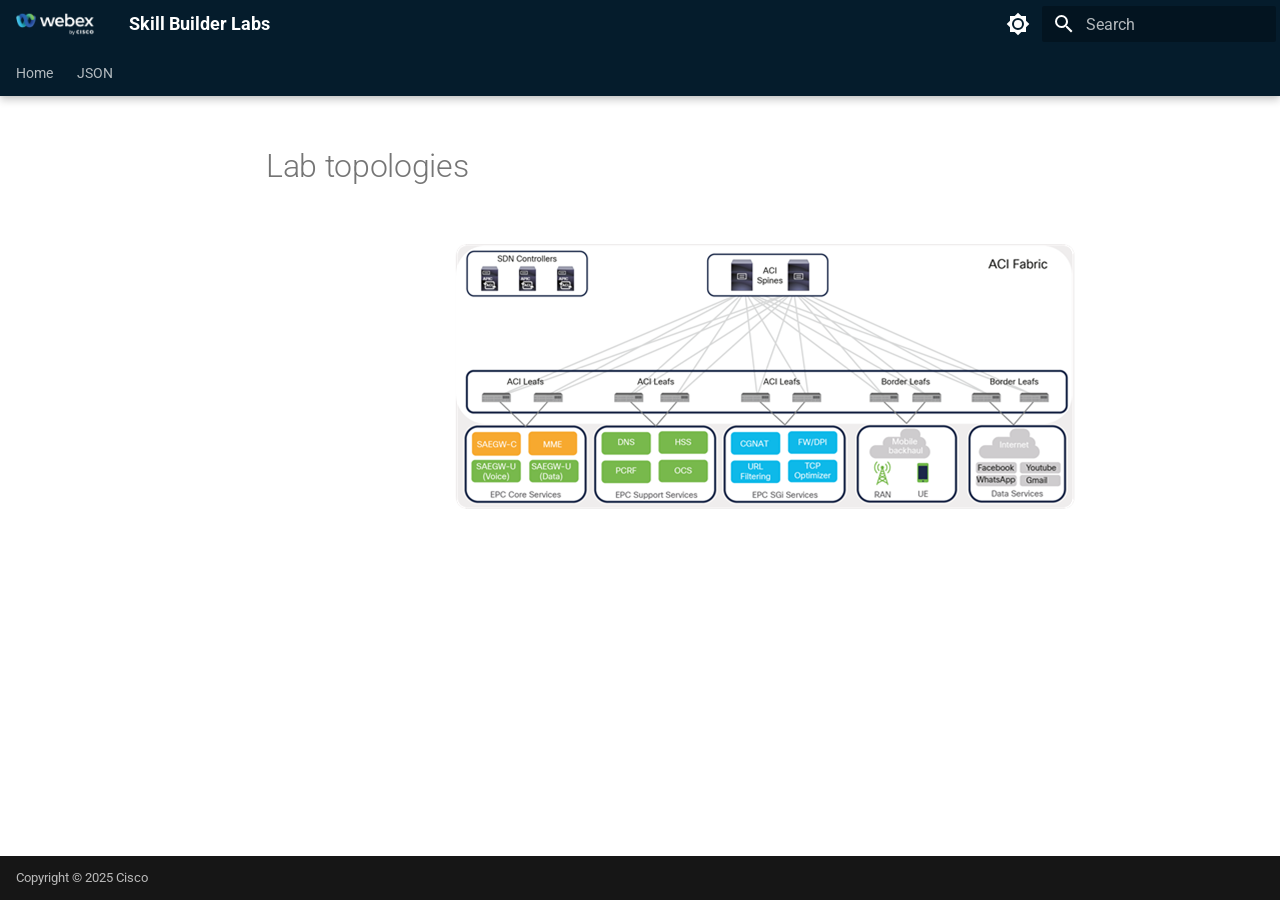
<file: topologies/index.html>
<!doctype html>
<html lang="en" class="no-js">
  <head>
    
      <meta charset="utf-8">
      <meta name="viewport" content="width=device-width,initial-scale=1">
      
        <meta name="description" content="Skill Builder Labs">
      
      
        <meta name="author" content="Kevin Simpson">
      
      
      
      
      
      <link rel="icon" href="../template_assets/webex75.png">
      <meta name="generator" content="mkdocs-1.6.1, mkdocs-material-9.6.12">
    
    
      
        <title>Lab topologies - Skill Builder Labs</title>
      
    
    
      <link rel="stylesheet" href="../assets/stylesheets/main.2afb09e1.min.css">
      
        
        <link rel="stylesheet" href="../assets/stylesheets/palette.06af60db.min.css">
      
      


    
    
      
    
    
      
        
        
        <link rel="preconnect" href="https://fonts.gstatic.com" crossorigin>
        <link rel="stylesheet" href="https://fonts.googleapis.com/css?family=Roboto:300,300i,400,400i,700,700i%7CRoboto+Mono:400,400i,700,700i&display=fallback">
        <style>:root{--md-text-font:"Roboto";--md-code-font:"Roboto Mono"}</style>
      
    
    
      <link rel="stylesheet" href="../stylesheets/extra.css">
    
    <script>__md_scope=new URL("..",location),__md_hash=e=>[...e].reduce(((e,_)=>(e<<5)-e+_.charCodeAt(0)),0),__md_get=(e,_=localStorage,t=__md_scope)=>JSON.parse(_.getItem(t.pathname+"."+e)),__md_set=(e,_,t=localStorage,a=__md_scope)=>{try{t.setItem(a.pathname+"."+e,JSON.stringify(_))}catch(e){}}</script>
    
      

    
    
    
   <link href="../assets/stylesheets/glightbox.min.css" rel="stylesheet"/><style>
    html.glightbox-open { overflow: initial; height: 100%; }
    .gslide-title { margin-top: 0px; user-select: text; }
    .gslide-desc { color: #666; user-select: text; }
    .gslide-image img { background: white; }
    .gscrollbar-fixer { padding-right: 15px; }
    .gdesc-inner { font-size: 0.75rem; }
    body[data-md-color-scheme="slate"] .gdesc-inner { background: var(--md-default-bg-color);}
    body[data-md-color-scheme="slate"] .gslide-title { color: var(--md-default-fg-color);}
    body[data-md-color-scheme="slate"] .gslide-desc { color: var(--md-default-fg-color);}</style> <script src="../assets/javascripts/glightbox.min.js"></script></head>
  
  
    
    
      
    
    
    
    
    <body dir="ltr" data-md-color-scheme="default" data-md-color-primary="custom" data-md-color-accent="indigo">
  
    
    <input class="md-toggle" data-md-toggle="drawer" type="checkbox" id="__drawer" autocomplete="off">
    <input class="md-toggle" data-md-toggle="search" type="checkbox" id="__search" autocomplete="off">
    <label class="md-overlay" for="__drawer"></label>
    <div data-md-component="skip">
      
        
        <a href="#lab-topologies" class="md-skip">
          Skip to content
        </a>
      
    </div>
    <div data-md-component="announce">
      
    </div>
    
    
      

  

<header class="md-header md-header--shadow md-header--lifted" data-md-component="header">
  <nav class="md-header__inner md-grid" aria-label="Header">
    <a href=".." title="Skill Builder Labs" class="md-header__button md-logo" aria-label="Skill Builder Labs" data-md-component="logo">
      
  <img src="../template_assets/webexLogo91.png" alt="logo">

    </a>
    <label class="md-header__button md-icon" for="__drawer">
      
      <svg xmlns="http://www.w3.org/2000/svg" viewBox="0 0 24 24"><path d="M3 6h18v2H3zm0 5h18v2H3zm0 5h18v2H3z"/></svg>
    </label>
    <div class="md-header__title" data-md-component="header-title">
      <div class="md-header__ellipsis">
        <div class="md-header__topic">
          <span class="md-ellipsis">
            Skill Builder Labs
          </span>
        </div>
        <div class="md-header__topic" data-md-component="header-topic">
          <span class="md-ellipsis">
            
              Lab topologies
            
          </span>
        </div>
      </div>
    </div>
    
      
        <form class="md-header__option" data-md-component="palette">
  
    
    
    
    <input class="md-option" data-md-color-media="(prefers-color-scheme: light)" data-md-color-scheme="default" data-md-color-primary="custom" data-md-color-accent="indigo"  aria-label="Switch to dark mode"  type="radio" name="__palette" id="__palette_0">
    
      <label class="md-header__button md-icon" title="Switch to dark mode" for="__palette_1" hidden>
        <svg xmlns="http://www.w3.org/2000/svg" viewBox="0 0 24 24"><path d="M12 8a4 4 0 0 0-4 4 4 4 0 0 0 4 4 4 4 0 0 0 4-4 4 4 0 0 0-4-4m0 10a6 6 0 0 1-6-6 6 6 0 0 1 6-6 6 6 0 0 1 6 6 6 6 0 0 1-6 6m8-9.31V4h-4.69L12 .69 8.69 4H4v4.69L.69 12 4 15.31V20h4.69L12 23.31 15.31 20H20v-4.69L23.31 12z"/></svg>
      </label>
    
  
    
    
    
    <input class="md-option" data-md-color-media="(prefers-color-scheme: dark)" data-md-color-scheme="slate" data-md-color-primary="custom" data-md-color-accent="indigo"  aria-label="Switch to light mode"  type="radio" name="__palette" id="__palette_1">
    
      <label class="md-header__button md-icon" title="Switch to light mode" for="__palette_0" hidden>
        <svg xmlns="http://www.w3.org/2000/svg" viewBox="0 0 24 24"><path d="M12 18c-.89 0-1.74-.2-2.5-.55C11.56 16.5 13 14.42 13 12s-1.44-4.5-3.5-5.45C10.26 6.2 11.11 6 12 6a6 6 0 0 1 6 6 6 6 0 0 1-6 6m8-9.31V4h-4.69L12 .69 8.69 4H4v4.69L.69 12 4 15.31V20h4.69L12 23.31 15.31 20H20v-4.69L23.31 12z"/></svg>
      </label>
    
  
</form>
      
    
    
      <script>var palette=__md_get("__palette");if(palette&&palette.color){if("(prefers-color-scheme)"===palette.color.media){var media=matchMedia("(prefers-color-scheme: light)"),input=document.querySelector(media.matches?"[data-md-color-media='(prefers-color-scheme: light)']":"[data-md-color-media='(prefers-color-scheme: dark)']");palette.color.media=input.getAttribute("data-md-color-media"),palette.color.scheme=input.getAttribute("data-md-color-scheme"),palette.color.primary=input.getAttribute("data-md-color-primary"),palette.color.accent=input.getAttribute("data-md-color-accent")}for(var[key,value]of Object.entries(palette.color))document.body.setAttribute("data-md-color-"+key,value)}</script>
    
    
    
      
      
        <label class="md-header__button md-icon" for="__search">
          
          <svg xmlns="http://www.w3.org/2000/svg" viewBox="0 0 24 24"><path d="M9.5 3A6.5 6.5 0 0 1 16 9.5c0 1.61-.59 3.09-1.56 4.23l.27.27h.79l5 5-1.5 1.5-5-5v-.79l-.27-.27A6.52 6.52 0 0 1 9.5 16 6.5 6.5 0 0 1 3 9.5 6.5 6.5 0 0 1 9.5 3m0 2C7 5 5 7 5 9.5S7 14 9.5 14 14 12 14 9.5 12 5 9.5 5"/></svg>
        </label>
        <div class="md-search" data-md-component="search" role="dialog">
  <label class="md-search__overlay" for="__search"></label>
  <div class="md-search__inner" role="search">
    <form class="md-search__form" name="search">
      <input type="text" class="md-search__input" name="query" aria-label="Search" placeholder="Search" autocapitalize="off" autocorrect="off" autocomplete="off" spellcheck="false" data-md-component="search-query" required>
      <label class="md-search__icon md-icon" for="__search">
        
        <svg xmlns="http://www.w3.org/2000/svg" viewBox="0 0 24 24"><path d="M9.5 3A6.5 6.5 0 0 1 16 9.5c0 1.61-.59 3.09-1.56 4.23l.27.27h.79l5 5-1.5 1.5-5-5v-.79l-.27-.27A6.52 6.52 0 0 1 9.5 16 6.5 6.5 0 0 1 3 9.5 6.5 6.5 0 0 1 9.5 3m0 2C7 5 5 7 5 9.5S7 14 9.5 14 14 12 14 9.5 12 5 9.5 5"/></svg>
        
        <svg xmlns="http://www.w3.org/2000/svg" viewBox="0 0 24 24"><path d="M20 11v2H8l5.5 5.5-1.42 1.42L4.16 12l7.92-7.92L13.5 5.5 8 11z"/></svg>
      </label>
      <nav class="md-search__options" aria-label="Search">
        
        <button type="reset" class="md-search__icon md-icon" title="Clear" aria-label="Clear" tabindex="-1">
          
          <svg xmlns="http://www.w3.org/2000/svg" viewBox="0 0 24 24"><path d="M19 6.41 17.59 5 12 10.59 6.41 5 5 6.41 10.59 12 5 17.59 6.41 19 12 13.41 17.59 19 19 17.59 13.41 12z"/></svg>
        </button>
      </nav>
      
        <div class="md-search__suggest" data-md-component="search-suggest"></div>
      
    </form>
    <div class="md-search__output">
      <div class="md-search__scrollwrap" tabindex="0" data-md-scrollfix>
        <div class="md-search-result" data-md-component="search-result">
          <div class="md-search-result__meta">
            Initializing search
          </div>
          <ol class="md-search-result__list" role="presentation"></ol>
        </div>
      </div>
    </div>
  </div>
</div>
      
    
    
  </nav>
  
    
      
<nav class="md-tabs" aria-label="Tabs" data-md-component="tabs">
  <div class="md-grid">
    <ul class="md-tabs__list">
      
        
  
  
  
  
    <li class="md-tabs__item">
      <a href=".." class="md-tabs__link">
        
  
  
    
  
  Home

      </a>
    </li>
  

      
        
  
  
  
  
    
    
      <li class="md-tabs__item">
        <a href="../sesson1/" class="md-tabs__link">
          
  
  
    
  
  JSON

        </a>
      </li>
    
  

      
    </ul>
  </div>
</nav>
    
  
</header>
    
    <div class="md-container" data-md-component="container">
      
      
        
      
      <main class="md-main" data-md-component="main">
        <div class="md-main__inner md-grid">
          
            
              
              <div class="md-sidebar md-sidebar--primary" data-md-component="sidebar" data-md-type="navigation" >
                <div class="md-sidebar__scrollwrap">
                  <div class="md-sidebar__inner">
                    


  


  

<nav class="md-nav md-nav--primary md-nav--lifted md-nav--integrated" aria-label="Navigation" data-md-level="0">
  <label class="md-nav__title" for="__drawer">
    <a href=".." title="Skill Builder Labs" class="md-nav__button md-logo" aria-label="Skill Builder Labs" data-md-component="logo">
      
  <img src="../template_assets/webexLogo91.png" alt="logo">

    </a>
    Skill Builder Labs
  </label>
  
  <ul class="md-nav__list" data-md-scrollfix>
    
      
      
  
  
  
  
    <li class="md-nav__item">
      <a href=".." class="md-nav__link">
        
  
  
  <span class="md-ellipsis">
    Home
    
  </span>
  

      </a>
    </li>
  

    
      
      
  
  
  
  
    
    
      
        
      
    
    
    
      
      
    
    
    <li class="md-nav__item md-nav__item--nested">
      
        
        
        <input class="md-nav__toggle md-toggle " type="checkbox" id="__nav_2" >
        
          
          <label class="md-nav__link" for="__nav_2" id="__nav_2_label" tabindex="0">
            
  
  
  <span class="md-ellipsis">
    JSON
    
  </span>
  

            <span class="md-nav__icon md-icon"></span>
          </label>
        
        <nav class="md-nav" data-md-level="1" aria-labelledby="__nav_2_label" aria-expanded="false">
          <label class="md-nav__title" for="__nav_2">
            <span class="md-nav__icon md-icon"></span>
            JSON
          </label>
          <ul class="md-nav__list" data-md-scrollfix>
            
              
                
  
  
  
  
    <li class="md-nav__item">
      <a href="../sesson1/" class="md-nav__link">
        
  
  
  <span class="md-ellipsis">
    Understanding JSON
    
  </span>
  

      </a>
    </li>
  

              
            
          </ul>
        </nav>
      
    </li>
  

    
  </ul>
</nav>
                  </div>
                </div>
              </div>
            
            
          
          
            <div class="md-content" data-md-component="content">
              <article class="md-content__inner md-typeset">
                
                  



<h1 id="lab-topologies">Lab topologies</h1>
<figure>
<p><a class="glightbox" href="../assets/aci.png" data-type="image" data-width="100%" data-height="auto" data-title="ACI" data-desc-position="top"><img alt="ACI" src="../assets/aci.png" /></a></p>
</figure>












                
              </article>
            </div>
          
          
<script>var target=document.getElementById(location.hash.slice(1));target&&target.name&&(target.checked=target.name.startsWith("__tabbed_"))</script>
        </div>
        
          <button type="button" class="md-top md-icon" data-md-component="top" hidden>
  
  <svg xmlns="http://www.w3.org/2000/svg" viewBox="0 0 24 24"><path d="M13 20h-2V8l-5.5 5.5-1.42-1.42L12 4.16l7.92 7.92-1.42 1.42L13 8z"/></svg>
  Back to top
</button>
        
      </main>
      
        <footer class="md-footer">
  
    
  
  <div class="md-footer-meta md-typeset">
    <div class="md-footer-meta__inner md-grid">
      <div class="md-copyright">
  
    <div class="md-copyright__highlight">
      Copyright &copy; 2025 Cisco
    </div>
  
  
</div>
      
    </div>
  </div>
</footer>
      
    </div>
    <div class="md-dialog" data-md-component="dialog">
      <div class="md-dialog__inner md-typeset"></div>
    </div>
    
    
    
      
      <script id="__config" type="application/json">{"base": "..", "features": ["navigation.tabs", "navigation.tabs.sticky", "navigation.indexes", "navigation.instant", "navigation.top", "navigation.footer", "search.suggest", "content.code.copy", "toc.integrate"], "search": "../assets/javascripts/workers/search.f8cc74c7.min.js", "tags": null, "translations": {"clipboard.copied": "Copied to clipboard", "clipboard.copy": "Copy to clipboard", "search.result.more.one": "1 more on this page", "search.result.more.other": "# more on this page", "search.result.none": "No matching documents", "search.result.one": "1 matching document", "search.result.other": "# matching documents", "search.result.placeholder": "Type to start searching", "search.result.term.missing": "Missing", "select.version": "Select version"}, "version": null}</script>
    
    
      <script src="../assets/javascripts/bundle.c8b220af.min.js"></script>
      
    
  <script id="init-glightbox">const lightbox = GLightbox({"touchNavigation": true, "loop": false, "zoomable": true, "draggable": false, "openEffect": "fade", "closeEffect": "fade", "slideEffect": "slide"});
document$.subscribe(() => { lightbox.reload() });
</script></body>
</html>
</file>
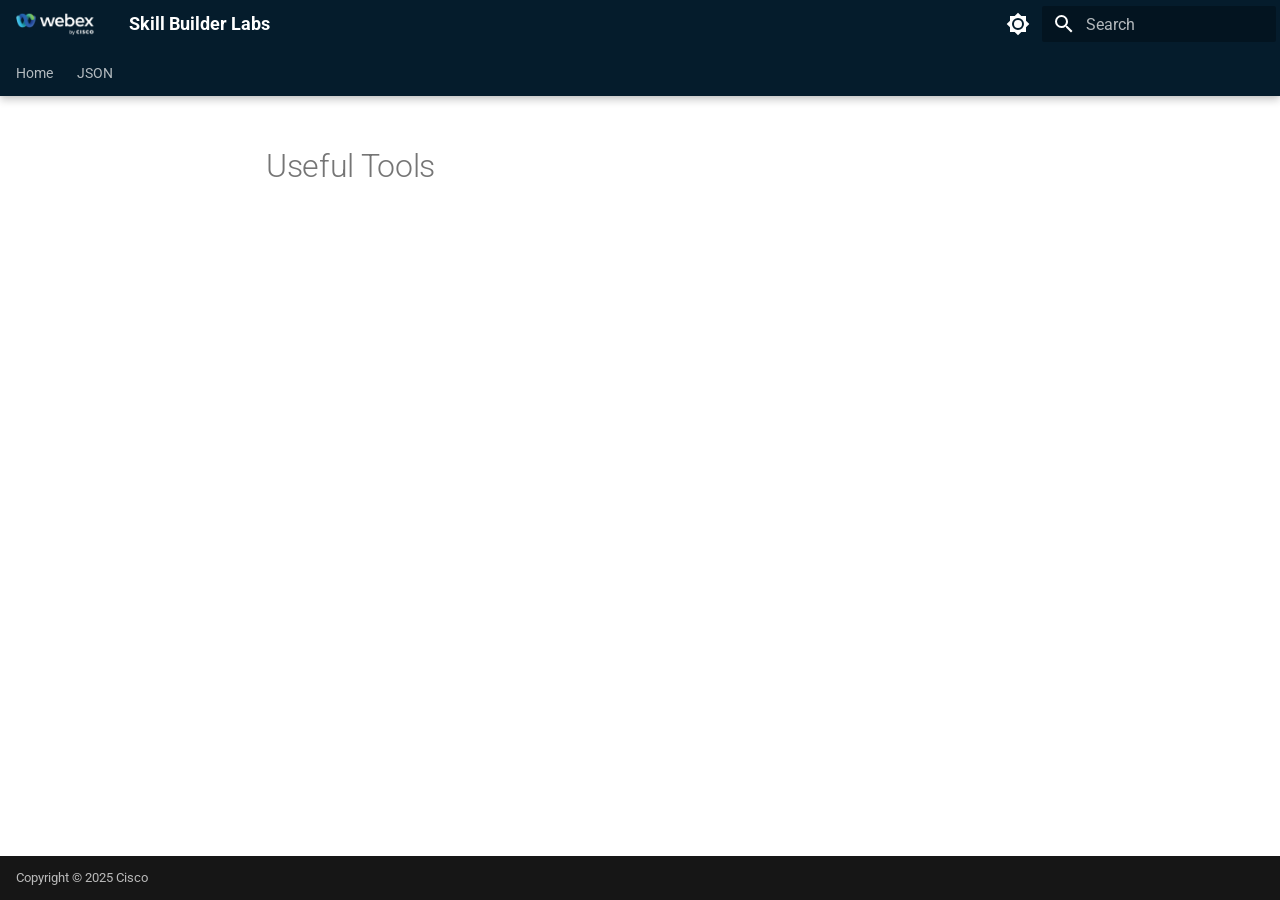
<file: usefulTools/index.html>
<!doctype html>
<html lang="en" class="no-js">
  <head>
    
      <meta charset="utf-8">
      <meta name="viewport" content="width=device-width,initial-scale=1">
      
        <meta name="description" content="Skill Builder Labs">
      
      
        <meta name="author" content="Kevin Simpson">
      
      
      
      
      
      <link rel="icon" href="../template_assets/webex75.png">
      <meta name="generator" content="mkdocs-1.6.1, mkdocs-material-9.6.12">
    
    
      
        <title>Useful Tools - Skill Builder Labs</title>
      
    
    
      <link rel="stylesheet" href="../assets/stylesheets/main.2afb09e1.min.css">
      
        
        <link rel="stylesheet" href="../assets/stylesheets/palette.06af60db.min.css">
      
      


    
    
      
    
    
      
        
        
        <link rel="preconnect" href="https://fonts.gstatic.com" crossorigin>
        <link rel="stylesheet" href="https://fonts.googleapis.com/css?family=Roboto:300,300i,400,400i,700,700i%7CRoboto+Mono:400,400i,700,700i&display=fallback">
        <style>:root{--md-text-font:"Roboto";--md-code-font:"Roboto Mono"}</style>
      
    
    
      <link rel="stylesheet" href="../stylesheets/extra.css">
    
    <script>__md_scope=new URL("..",location),__md_hash=e=>[...e].reduce(((e,_)=>(e<<5)-e+_.charCodeAt(0)),0),__md_get=(e,_=localStorage,t=__md_scope)=>JSON.parse(_.getItem(t.pathname+"."+e)),__md_set=(e,_,t=localStorage,a=__md_scope)=>{try{t.setItem(a.pathname+"."+e,JSON.stringify(_))}catch(e){}}</script>
    
      

    
    
    
   <link href="../assets/stylesheets/glightbox.min.css" rel="stylesheet"/><style>
    html.glightbox-open { overflow: initial; height: 100%; }
    .gslide-title { margin-top: 0px; user-select: text; }
    .gslide-desc { color: #666; user-select: text; }
    .gslide-image img { background: white; }
    .gscrollbar-fixer { padding-right: 15px; }
    .gdesc-inner { font-size: 0.75rem; }
    body[data-md-color-scheme="slate"] .gdesc-inner { background: var(--md-default-bg-color);}
    body[data-md-color-scheme="slate"] .gslide-title { color: var(--md-default-fg-color);}
    body[data-md-color-scheme="slate"] .gslide-desc { color: var(--md-default-fg-color);}</style> <script src="../assets/javascripts/glightbox.min.js"></script></head>
  
  
    
    
      
    
    
    
    
    <body dir="ltr" data-md-color-scheme="default" data-md-color-primary="custom" data-md-color-accent="indigo">
  
    
    <input class="md-toggle" data-md-toggle="drawer" type="checkbox" id="__drawer" autocomplete="off">
    <input class="md-toggle" data-md-toggle="search" type="checkbox" id="__search" autocomplete="off">
    <label class="md-overlay" for="__drawer"></label>
    <div data-md-component="skip">
      
        
        <a href="#useful-tools" class="md-skip">
          Skip to content
        </a>
      
    </div>
    <div data-md-component="announce">
      
    </div>
    
    
      

  

<header class="md-header md-header--shadow md-header--lifted" data-md-component="header">
  <nav class="md-header__inner md-grid" aria-label="Header">
    <a href=".." title="Skill Builder Labs" class="md-header__button md-logo" aria-label="Skill Builder Labs" data-md-component="logo">
      
  <img src="../template_assets/webexLogo91.png" alt="logo">

    </a>
    <label class="md-header__button md-icon" for="__drawer">
      
      <svg xmlns="http://www.w3.org/2000/svg" viewBox="0 0 24 24"><path d="M3 6h18v2H3zm0 5h18v2H3zm0 5h18v2H3z"/></svg>
    </label>
    <div class="md-header__title" data-md-component="header-title">
      <div class="md-header__ellipsis">
        <div class="md-header__topic">
          <span class="md-ellipsis">
            Skill Builder Labs
          </span>
        </div>
        <div class="md-header__topic" data-md-component="header-topic">
          <span class="md-ellipsis">
            
              Useful Tools
            
          </span>
        </div>
      </div>
    </div>
    
      
        <form class="md-header__option" data-md-component="palette">
  
    
    
    
    <input class="md-option" data-md-color-media="(prefers-color-scheme: light)" data-md-color-scheme="default" data-md-color-primary="custom" data-md-color-accent="indigo"  aria-label="Switch to dark mode"  type="radio" name="__palette" id="__palette_0">
    
      <label class="md-header__button md-icon" title="Switch to dark mode" for="__palette_1" hidden>
        <svg xmlns="http://www.w3.org/2000/svg" viewBox="0 0 24 24"><path d="M12 8a4 4 0 0 0-4 4 4 4 0 0 0 4 4 4 4 0 0 0 4-4 4 4 0 0 0-4-4m0 10a6 6 0 0 1-6-6 6 6 0 0 1 6-6 6 6 0 0 1 6 6 6 6 0 0 1-6 6m8-9.31V4h-4.69L12 .69 8.69 4H4v4.69L.69 12 4 15.31V20h4.69L12 23.31 15.31 20H20v-4.69L23.31 12z"/></svg>
      </label>
    
  
    
    
    
    <input class="md-option" data-md-color-media="(prefers-color-scheme: dark)" data-md-color-scheme="slate" data-md-color-primary="custom" data-md-color-accent="indigo"  aria-label="Switch to light mode"  type="radio" name="__palette" id="__palette_1">
    
      <label class="md-header__button md-icon" title="Switch to light mode" for="__palette_0" hidden>
        <svg xmlns="http://www.w3.org/2000/svg" viewBox="0 0 24 24"><path d="M12 18c-.89 0-1.74-.2-2.5-.55C11.56 16.5 13 14.42 13 12s-1.44-4.5-3.5-5.45C10.26 6.2 11.11 6 12 6a6 6 0 0 1 6 6 6 6 0 0 1-6 6m8-9.31V4h-4.69L12 .69 8.69 4H4v4.69L.69 12 4 15.31V20h4.69L12 23.31 15.31 20H20v-4.69L23.31 12z"/></svg>
      </label>
    
  
</form>
      
    
    
      <script>var palette=__md_get("__palette");if(palette&&palette.color){if("(prefers-color-scheme)"===palette.color.media){var media=matchMedia("(prefers-color-scheme: light)"),input=document.querySelector(media.matches?"[data-md-color-media='(prefers-color-scheme: light)']":"[data-md-color-media='(prefers-color-scheme: dark)']");palette.color.media=input.getAttribute("data-md-color-media"),palette.color.scheme=input.getAttribute("data-md-color-scheme"),palette.color.primary=input.getAttribute("data-md-color-primary"),palette.color.accent=input.getAttribute("data-md-color-accent")}for(var[key,value]of Object.entries(palette.color))document.body.setAttribute("data-md-color-"+key,value)}</script>
    
    
    
      
      
        <label class="md-header__button md-icon" for="__search">
          
          <svg xmlns="http://www.w3.org/2000/svg" viewBox="0 0 24 24"><path d="M9.5 3A6.5 6.5 0 0 1 16 9.5c0 1.61-.59 3.09-1.56 4.23l.27.27h.79l5 5-1.5 1.5-5-5v-.79l-.27-.27A6.52 6.52 0 0 1 9.5 16 6.5 6.5 0 0 1 3 9.5 6.5 6.5 0 0 1 9.5 3m0 2C7 5 5 7 5 9.5S7 14 9.5 14 14 12 14 9.5 12 5 9.5 5"/></svg>
        </label>
        <div class="md-search" data-md-component="search" role="dialog">
  <label class="md-search__overlay" for="__search"></label>
  <div class="md-search__inner" role="search">
    <form class="md-search__form" name="search">
      <input type="text" class="md-search__input" name="query" aria-label="Search" placeholder="Search" autocapitalize="off" autocorrect="off" autocomplete="off" spellcheck="false" data-md-component="search-query" required>
      <label class="md-search__icon md-icon" for="__search">
        
        <svg xmlns="http://www.w3.org/2000/svg" viewBox="0 0 24 24"><path d="M9.5 3A6.5 6.5 0 0 1 16 9.5c0 1.61-.59 3.09-1.56 4.23l.27.27h.79l5 5-1.5 1.5-5-5v-.79l-.27-.27A6.52 6.52 0 0 1 9.5 16 6.5 6.5 0 0 1 3 9.5 6.5 6.5 0 0 1 9.5 3m0 2C7 5 5 7 5 9.5S7 14 9.5 14 14 12 14 9.5 12 5 9.5 5"/></svg>
        
        <svg xmlns="http://www.w3.org/2000/svg" viewBox="0 0 24 24"><path d="M20 11v2H8l5.5 5.5-1.42 1.42L4.16 12l7.92-7.92L13.5 5.5 8 11z"/></svg>
      </label>
      <nav class="md-search__options" aria-label="Search">
        
        <button type="reset" class="md-search__icon md-icon" title="Clear" aria-label="Clear" tabindex="-1">
          
          <svg xmlns="http://www.w3.org/2000/svg" viewBox="0 0 24 24"><path d="M19 6.41 17.59 5 12 10.59 6.41 5 5 6.41 10.59 12 5 17.59 6.41 19 12 13.41 17.59 19 19 17.59 13.41 12z"/></svg>
        </button>
      </nav>
      
        <div class="md-search__suggest" data-md-component="search-suggest"></div>
      
    </form>
    <div class="md-search__output">
      <div class="md-search__scrollwrap" tabindex="0" data-md-scrollfix>
        <div class="md-search-result" data-md-component="search-result">
          <div class="md-search-result__meta">
            Initializing search
          </div>
          <ol class="md-search-result__list" role="presentation"></ol>
        </div>
      </div>
    </div>
  </div>
</div>
      
    
    
  </nav>
  
    
      
<nav class="md-tabs" aria-label="Tabs" data-md-component="tabs">
  <div class="md-grid">
    <ul class="md-tabs__list">
      
        
  
  
  
  
    <li class="md-tabs__item">
      <a href=".." class="md-tabs__link">
        
  
  
    
  
  Home

      </a>
    </li>
  

      
        
  
  
  
  
    
    
      <li class="md-tabs__item">
        <a href="../sesson1/" class="md-tabs__link">
          
  
  
    
  
  JSON

        </a>
      </li>
    
  

      
    </ul>
  </div>
</nav>
    
  
</header>
    
    <div class="md-container" data-md-component="container">
      
      
        
      
      <main class="md-main" data-md-component="main">
        <div class="md-main__inner md-grid">
          
            
              
              <div class="md-sidebar md-sidebar--primary" data-md-component="sidebar" data-md-type="navigation" >
                <div class="md-sidebar__scrollwrap">
                  <div class="md-sidebar__inner">
                    


  


  

<nav class="md-nav md-nav--primary md-nav--lifted md-nav--integrated" aria-label="Navigation" data-md-level="0">
  <label class="md-nav__title" for="__drawer">
    <a href=".." title="Skill Builder Labs" class="md-nav__button md-logo" aria-label="Skill Builder Labs" data-md-component="logo">
      
  <img src="../template_assets/webexLogo91.png" alt="logo">

    </a>
    Skill Builder Labs
  </label>
  
  <ul class="md-nav__list" data-md-scrollfix>
    
      
      
  
  
  
  
    <li class="md-nav__item">
      <a href=".." class="md-nav__link">
        
  
  
  <span class="md-ellipsis">
    Home
    
  </span>
  

      </a>
    </li>
  

    
      
      
  
  
  
  
    
    
      
        
      
    
    
    
      
      
    
    
    <li class="md-nav__item md-nav__item--nested">
      
        
        
        <input class="md-nav__toggle md-toggle " type="checkbox" id="__nav_2" >
        
          
          <label class="md-nav__link" for="__nav_2" id="__nav_2_label" tabindex="0">
            
  
  
  <span class="md-ellipsis">
    JSON
    
  </span>
  

            <span class="md-nav__icon md-icon"></span>
          </label>
        
        <nav class="md-nav" data-md-level="1" aria-labelledby="__nav_2_label" aria-expanded="false">
          <label class="md-nav__title" for="__nav_2">
            <span class="md-nav__icon md-icon"></span>
            JSON
          </label>
          <ul class="md-nav__list" data-md-scrollfix>
            
              
                
  
  
  
  
    <li class="md-nav__item">
      <a href="../sesson1/" class="md-nav__link">
        
  
  
  <span class="md-ellipsis">
    Understanding JSON
    
  </span>
  

      </a>
    </li>
  

              
            
          </ul>
        </nav>
      
    </li>
  

    
  </ul>
</nav>
                  </div>
                </div>
              </div>
            
            
          
          
            <div class="md-content" data-md-component="content">
              <article class="md-content__inner md-typeset">
                
                  



<h1 id="useful-tools">Useful Tools</h1>












                
              </article>
            </div>
          
          
<script>var target=document.getElementById(location.hash.slice(1));target&&target.name&&(target.checked=target.name.startsWith("__tabbed_"))</script>
        </div>
        
          <button type="button" class="md-top md-icon" data-md-component="top" hidden>
  
  <svg xmlns="http://www.w3.org/2000/svg" viewBox="0 0 24 24"><path d="M13 20h-2V8l-5.5 5.5-1.42-1.42L12 4.16l7.92 7.92-1.42 1.42L13 8z"/></svg>
  Back to top
</button>
        
      </main>
      
        <footer class="md-footer">
  
    
  
  <div class="md-footer-meta md-typeset">
    <div class="md-footer-meta__inner md-grid">
      <div class="md-copyright">
  
    <div class="md-copyright__highlight">
      Copyright &copy; 2025 Cisco
    </div>
  
  
</div>
      
    </div>
  </div>
</footer>
      
    </div>
    <div class="md-dialog" data-md-component="dialog">
      <div class="md-dialog__inner md-typeset"></div>
    </div>
    
    
    
      
      <script id="__config" type="application/json">{"base": "..", "features": ["navigation.tabs", "navigation.tabs.sticky", "navigation.indexes", "navigation.instant", "navigation.top", "navigation.footer", "search.suggest", "content.code.copy", "toc.integrate"], "search": "../assets/javascripts/workers/search.f8cc74c7.min.js", "tags": null, "translations": {"clipboard.copied": "Copied to clipboard", "clipboard.copy": "Copy to clipboard", "search.result.more.one": "1 more on this page", "search.result.more.other": "# more on this page", "search.result.none": "No matching documents", "search.result.one": "1 matching document", "search.result.other": "# matching documents", "search.result.placeholder": "Type to start searching", "search.result.term.missing": "Missing", "select.version": "Select version"}, "version": null}</script>
    
    
      <script src="../assets/javascripts/bundle.c8b220af.min.js"></script>
      
    
  <script id="init-glightbox">const lightbox = GLightbox({"touchNavigation": true, "loop": false, "zoomable": true, "draggable": false, "openEffect": "fade", "closeEffect": "fade", "slideEffect": "slide"});
document$.subscribe(() => { lightbox.reload() });
</script></body>
</html>
</file>
<file: stylesheets/extra.css>
.md-typeset__table {
    min-width: 100%;
}

.md-typeset table:not([class]) {
    display: table;
}

.md-grid {
    max-width: 1440px;
}

:root {
    --md-primary-fg-color: #051C2C;
    --md-accent-fg-color: #00bdeb;
}

[data-md-color-scheme="default"] {
    --md-typeset-a-color: #3a7fff;
    --md-accent-fg-color: #00bdeb;
}

[data-md-color-scheme="slate"] {
    --md-typeset-a-color: #3a7fff;
    --md-accent-fg-color: #00bdeb;
}
.comingSoon{
    height: 98vh;
    width: 100vw;
    opacity: .97;
    z-index: 2;
    position: absolute;
    background-color: lightgray;
}
</file>
<file: assets/stylesheets/main.2afb09e1.min.css>
@charset "UTF-8";html{-webkit-text-size-adjust:none;-moz-text-size-adjust:none;text-size-adjust:none;box-sizing:border-box}*,:after,:before{box-sizing:inherit}@media (prefers-reduced-motion){*,:after,:before{transition:none!important}}body{margin:0}a,button,input,label{-webkit-tap-highlight-color:transparent}a{color:inherit;text-decoration:none}hr{border:0;box-sizing:initial;display:block;height:.05rem;overflow:visible;padding:0}small{font-size:80%}sub,sup{line-height:1em}img{border-style:none}table{border-collapse:initial;border-spacing:0}td,th{font-weight:400;vertical-align:top}button{background:#0000;border:0;font-family:inherit;font-size:inherit;margin:0;padding:0}input{border:0;outline:none}:root{--md-primary-fg-color:#4051b5;--md-primary-fg-color--light:#5d6cc0;--md-primary-fg-color--dark:#303fa1;--md-primary-bg-color:#fff;--md-primary-bg-color--light:#ffffffb3;--md-accent-fg-color:#526cfe;--md-accent-fg-color--transparent:#526cfe1a;--md-accent-bg-color:#fff;--md-accent-bg-color--light:#ffffffb3}[data-md-color-scheme=default]{color-scheme:light}[data-md-color-scheme=default] img[src$="#gh-dark-mode-only"],[data-md-color-scheme=default] img[src$="#only-dark"]{display:none}:root,[data-md-color-scheme=default]{--md-hue:225deg;--md-default-fg-color:#000000de;--md-default-fg-color--light:#0000008a;--md-default-fg-color--lighter:#00000052;--md-default-fg-color--lightest:#00000012;--md-default-bg-color:#fff;--md-default-bg-color--light:#ffffffb3;--md-default-bg-color--lighter:#ffffff4d;--md-default-bg-color--lightest:#ffffff1f;--md-code-fg-color:#36464e;--md-code-bg-color:#f5f5f5;--md-code-hl-color:#4287ff;--md-code-hl-color--light:#4287ff1a;--md-code-hl-number-color:#d52a2a;--md-code-hl-special-color:#db1457;--md-code-hl-function-color:#a846b9;--md-code-hl-constant-color:#6e59d9;--md-code-hl-keyword-color:#3f6ec6;--md-code-hl-string-color:#1c7d4d;--md-code-hl-name-color:var(--md-code-fg-color);--md-code-hl-operator-color:var(--md-default-fg-color--light);--md-code-hl-punctuation-color:var(--md-default-fg-color--light);--md-code-hl-comment-color:var(--md-default-fg-color--light);--md-code-hl-generic-color:var(--md-default-fg-color--light);--md-code-hl-variable-color:var(--md-default-fg-color--light);--md-typeset-color:var(--md-default-fg-color);--md-typeset-a-color:var(--md-primary-fg-color);--md-typeset-del-color:#f5503d26;--md-typeset-ins-color:#0bd57026;--md-typeset-kbd-color:#fafafa;--md-typeset-kbd-accent-color:#fff;--md-typeset-kbd-border-color:#b8b8b8;--md-typeset-mark-color:#ffff0080;--md-typeset-table-color:#0000001f;--md-typeset-table-color--light:rgba(0,0,0,.035);--md-admonition-fg-color:var(--md-default-fg-color);--md-admonition-bg-color:var(--md-default-bg-color);--md-warning-fg-color:#000000de;--md-warning-bg-color:#ff9;--md-footer-fg-color:#fff;--md-footer-fg-color--light:#ffffffb3;--md-footer-fg-color--lighter:#ffffff73;--md-footer-bg-color:#000000de;--md-footer-bg-color--dark:#00000052;--md-shadow-z1:0 0.2rem 0.5rem #0000000d,0 0 0.05rem #0000001a;--md-shadow-z2:0 0.2rem 0.5rem #0000001a,0 0 0.05rem #00000040;--md-shadow-z3:0 0.2rem 0.5rem #0003,0 0 0.05rem #00000059}.md-icon svg{fill:currentcolor;display:block;height:1.2rem;width:1.2rem}body{-webkit-font-smoothing:antialiased;-moz-osx-font-smoothing:grayscale;--md-text-font-family:var(--md-text-font,_),-apple-system,BlinkMacSystemFont,Helvetica,Arial,sans-serif;--md-code-font-family:var(--md-code-font,_),SFMono-Regular,Consolas,Menlo,monospace}aside,body,input{font-feature-settings:"kern","liga";color:var(--md-typeset-color);font-family:var(--md-text-font-family)}code,kbd,pre{font-feature-settings:"kern";font-family:var(--md-code-font-family)}:root{--md-typeset-table-sort-icon:url('data:image/svg+xml;charset=utf-8,<svg xmlns="http://www.w3.org/2000/svg" viewBox="0 0 24 24"><path d="m18 21-4-4h3V7h-3l4-4 4 4h-3v10h3M2 19v-2h10v2M2 13v-2h7v2M2 7V5h4v2z"/></svg>');--md-typeset-table-sort-icon--asc:url('data:image/svg+xml;charset=utf-8,<svg xmlns="http://www.w3.org/2000/svg" viewBox="0 0 24 24"><path d="M19 17h3l-4 4-4-4h3V3h2M2 17h10v2H2M6 5v2H2V5m0 6h7v2H2z"/></svg>');--md-typeset-table-sort-icon--desc:url('data:image/svg+xml;charset=utf-8,<svg xmlns="http://www.w3.org/2000/svg" viewBox="0 0 24 24"><path d="M19 7h3l-4-4-4 4h3v14h2M2 17h10v2H2M6 5v2H2V5m0 6h7v2H2z"/></svg>')}.md-typeset{-webkit-print-color-adjust:exact;color-adjust:exact;font-size:.8rem;line-height:1.6;overflow-wrap:break-word}@media print{.md-typeset{font-size:.68rem}}.md-typeset blockquote,.md-typeset dl,.md-typeset figure,.md-typeset ol,.md-typeset pre,.md-typeset ul{margin-bottom:1em;margin-top:1em}.md-typeset h1{color:var(--md-default-fg-color--light);font-size:2em;line-height:1.3;margin:0 0 1.25em}.md-typeset h1,.md-typeset h2{font-weight:300;letter-spacing:-.01em}.md-typeset h2{font-size:1.5625em;line-height:1.4;margin:1.6em 0 .64em}.md-typeset h3{font-size:1.25em;font-weight:400;letter-spacing:-.01em;line-height:1.5;margin:1.6em 0 .8em}.md-typeset h2+h3{margin-top:.8em}.md-typeset h4{font-weight:700;letter-spacing:-.01em;margin:1em 0}.md-typeset h5,.md-typeset h6{color:var(--md-default-fg-color--light);font-size:.8em;font-weight:700;letter-spacing:-.01em;margin:1.25em 0}.md-typeset h5{text-transform:uppercase}.md-typeset h5 code{text-transform:none}.md-typeset hr{border-bottom:.05rem solid var(--md-default-fg-color--lightest);display:flow-root;margin:1.5em 0}.md-typeset a{color:var(--md-typeset-a-color);word-break:break-word}.md-typeset a,.md-typeset a:before{transition:color 125ms}.md-typeset a:focus,.md-typeset a:hover{color:var(--md-accent-fg-color)}.md-typeset a:focus code,.md-typeset a:hover code{background-color:var(--md-accent-fg-color--transparent)}.md-typeset a code{color:currentcolor;transition:background-color 125ms}.md-typeset a.focus-visible{outline-color:var(--md-accent-fg-color);outline-offset:.2rem}.md-typeset code,.md-typeset kbd,.md-typeset pre{color:var(--md-code-fg-color);direction:ltr;font-variant-ligatures:none}@media print{.md-typeset code,.md-typeset kbd,.md-typeset pre{white-space:pre-wrap}}.md-typeset code{background-color:var(--md-code-bg-color);border-radius:.1rem;-webkit-box-decoration-break:clone;box-decoration-break:clone;font-size:.85em;padding:0 .2941176471em;word-break:break-word}.md-typeset code:not(.focus-visible){-webkit-tap-highlight-color:transparent;outline:none}.md-typeset pre{display:flow-root;line-height:1.4;position:relative}.md-typeset pre>code{-webkit-box-decoration-break:slice;box-decoration-break:slice;box-shadow:none;display:block;margin:0;outline-color:var(--md-accent-fg-color);overflow:auto;padding:.7720588235em 1.1764705882em;scrollbar-color:var(--md-default-fg-color--lighter) #0000;scrollbar-width:thin;touch-action:auto;word-break:normal}.md-typeset pre>code:hover{scrollbar-color:var(--md-accent-fg-color) #0000}.md-typeset pre>code::-webkit-scrollbar{height:.2rem;width:.2rem}.md-typeset pre>code::-webkit-scrollbar-thumb{background-color:var(--md-default-fg-color--lighter)}.md-typeset pre>code::-webkit-scrollbar-thumb:hover{background-color:var(--md-accent-fg-color)}.md-typeset kbd{background-color:var(--md-typeset-kbd-color);border-radius:.1rem;box-shadow:0 .1rem 0 .05rem var(--md-typeset-kbd-border-color),0 .1rem 0 var(--md-typeset-kbd-border-color),0 -.1rem .2rem var(--md-typeset-kbd-accent-color) inset;color:var(--md-default-fg-color);display:inline-block;font-size:.75em;padding:0 .6666666667em;vertical-align:text-top;word-break:break-word}.md-typeset mark{background-color:var(--md-typeset-mark-color);-webkit-box-decoration-break:clone;box-decoration-break:clone;color:inherit;word-break:break-word}.md-typeset abbr{border-bottom:.05rem dotted var(--md-default-fg-color--light);cursor:help;text-decoration:none}.md-typeset small{opacity:.75}[dir=ltr] .md-typeset sub,[dir=ltr] .md-typeset sup{margin-left:.078125em}[dir=rtl] .md-typeset sub,[dir=rtl] .md-typeset sup{margin-right:.078125em}[dir=ltr] .md-typeset blockquote{padding-left:.6rem}[dir=rtl] .md-typeset blockquote{padding-right:.6rem}[dir=ltr] .md-typeset blockquote{border-left:.2rem solid var(--md-default-fg-color--lighter)}[dir=rtl] .md-typeset blockquote{border-right:.2rem solid var(--md-default-fg-color--lighter)}.md-typeset blockquote{color:var(--md-default-fg-color--light);margin-left:0;margin-right:0}.md-typeset ul{list-style-type:disc}.md-typeset ul[type]{list-style-type:revert-layer}[dir=ltr] .md-typeset ol,[dir=ltr] .md-typeset ul{margin-left:.625em}[dir=rtl] .md-typeset ol,[dir=rtl] .md-typeset ul{margin-right:.625em}.md-typeset ol,.md-typeset ul{padding:0}.md-typeset ol:not([hidden]),.md-typeset ul:not([hidden]){display:flow-root}.md-typeset ol ol,.md-typeset ul ol{list-style-type:lower-alpha}.md-typeset ol ol ol,.md-typeset ul ol ol{list-style-type:lower-roman}.md-typeset ol ol ol ol,.md-typeset ul ol ol ol{list-style-type:upper-alpha}.md-typeset ol ol ol ol ol,.md-typeset ul ol ol ol ol{list-style-type:upper-roman}.md-typeset ol[type],.md-typeset ul[type]{list-style-type:revert-layer}[dir=ltr] .md-typeset ol li,[dir=ltr] .md-typeset ul li{margin-left:1.25em}[dir=rtl] .md-typeset ol li,[dir=rtl] .md-typeset ul li{margin-right:1.25em}.md-typeset ol li,.md-typeset ul li{margin-bottom:.5em}.md-typeset ol li blockquote,.md-typeset ol li p,.md-typeset ul li blockquote,.md-typeset ul li p{margin:.5em 0}.md-typeset ol li:last-child,.md-typeset ul li:last-child{margin-bottom:0}[dir=ltr] .md-typeset ol li ol,[dir=ltr] .md-typeset ol li ul,[dir=ltr] .md-typeset ul li ol,[dir=ltr] .md-typeset ul li ul{margin-left:.625em}[dir=rtl] .md-typeset ol li ol,[dir=rtl] .md-typeset ol li ul,[dir=rtl] .md-typeset ul li ol,[dir=rtl] .md-typeset ul li ul{margin-right:.625em}.md-typeset ol li ol,.md-typeset ol li ul,.md-typeset ul li ol,.md-typeset ul li ul{margin-bottom:.5em;margin-top:.5em}[dir=ltr] .md-typeset dd{margin-left:1.875em}[dir=rtl] .md-typeset dd{margin-right:1.875em}.md-typeset dd{margin-bottom:1.5em;margin-top:1em}.md-typeset img,.md-typeset svg,.md-typeset video{height:auto;max-width:100%}.md-typeset img[align=left]{margin:1em 1em 1em 0}.md-typeset img[align=right]{margin:1em 0 1em 1em}.md-typeset img[align]:only-child{margin-top:0}.md-typeset figure{display:flow-root;margin:1em auto;max-width:100%;text-align:center;width:-moz-fit-content;width:fit-content}.md-typeset figure img{display:block;margin:0 auto}.md-typeset figcaption{font-style:italic;margin:1em auto;max-width:24rem}.md-typeset iframe{max-width:100%}.md-typeset table:not([class]){background-color:var(--md-default-bg-color);border:.05rem solid var(--md-typeset-table-color);border-radius:.1rem;display:inline-block;font-size:.64rem;max-width:100%;overflow:auto;touch-action:auto}@media print{.md-typeset table:not([class]){display:table}}.md-typeset table:not([class])+*{margin-top:1.5em}.md-typeset table:not([class]) td>:first-child,.md-typeset table:not([class]) th>:first-child{margin-top:0}.md-typeset table:not([class]) td>:last-child,.md-typeset table:not([class]) th>:last-child{margin-bottom:0}.md-typeset table:not([class]) td:not([align]),.md-typeset table:not([class]) th:not([align]){text-align:left}[dir=rtl] .md-typeset table:not([class]) td:not([align]),[dir=rtl] .md-typeset table:not([class]) th:not([align]){text-align:right}.md-typeset table:not([class]) th{font-weight:700;min-width:5rem;padding:.9375em 1.25em;vertical-align:top}.md-typeset table:not([class]) td{border-top:.05rem solid var(--md-typeset-table-color);padding:.9375em 1.25em;vertical-align:top}.md-typeset table:not([class]) tbody tr{transition:background-color 125ms}.md-typeset table:not([class]) tbody tr:hover{background-color:var(--md-typeset-table-color--light);box-shadow:0 .05rem 0 var(--md-default-bg-color) inset}.md-typeset table:not([class]) a{word-break:normal}.md-typeset table th[role=columnheader]{cursor:pointer}[dir=ltr] .md-typeset table th[role=columnheader]:after{margin-left:.5em}[dir=rtl] .md-typeset table th[role=columnheader]:after{margin-right:.5em}.md-typeset table th[role=columnheader]:after{content:"";display:inline-block;height:1.2em;-webkit-mask-image:var(--md-typeset-table-sort-icon);mask-image:var(--md-typeset-table-sort-icon);-webkit-mask-repeat:no-repeat;mask-repeat:no-repeat;-webkit-mask-size:contain;mask-size:contain;transition:background-color 125ms;vertical-align:text-bottom;width:1.2em}.md-typeset table th[role=columnheader]:hover:after{background-color:var(--md-default-fg-color--lighter)}.md-typeset table th[role=columnheader][aria-sort=ascending]:after{background-color:var(--md-default-fg-color--light);-webkit-mask-image:var(--md-typeset-table-sort-icon--asc);mask-image:var(--md-typeset-table-sort-icon--asc)}.md-typeset table th[role=columnheader][aria-sort=descending]:after{background-color:var(--md-default-fg-color--light);-webkit-mask-image:var(--md-typeset-table-sort-icon--desc);mask-image:var(--md-typeset-table-sort-icon--desc)}.md-typeset__scrollwrap{margin:1em -.8rem;overflow-x:auto;touch-action:auto}.md-typeset__table{display:inline-block;margin-bottom:.5em;padding:0 .8rem}@media print{.md-typeset__table{display:block}}html .md-typeset__table table{display:table;margin:0;overflow:hidden;width:100%}@media screen and (max-width:44.984375em){.md-content__inner>pre{margin:1em -.8rem}.md-content__inner>pre code{border-radius:0}}.md-typeset .md-author{border-radius:100%;display:block;flex-shrink:0;height:1.6rem;overflow:hidden;position:relative;transition:color 125ms,transform 125ms;width:1.6rem}.md-typeset .md-author img{display:block}.md-typeset .md-author--more{background:var(--md-default-fg-color--lightest);color:var(--md-default-fg-color--lighter);font-size:.6rem;font-weight:700;line-height:1.6rem;text-align:center}.md-typeset .md-author--long{height:2.4rem;width:2.4rem}.md-typeset a.md-author{transform:scale(1)}.md-typeset a.md-author img{border-radius:100%;filter:grayscale(100%) opacity(75%);transition:filter 125ms}.md-typeset a.md-author:focus,.md-typeset a.md-author:hover{transform:scale(1.1);z-index:1}.md-typeset a.md-author:focus img,.md-typeset a.md-author:hover img{filter:grayscale(0)}.md-banner{background-color:var(--md-footer-bg-color);color:var(--md-footer-fg-color);overflow:auto}@media print{.md-banner{display:none}}.md-banner--warning{background-color:var(--md-warning-bg-color);color:var(--md-warning-fg-color)}.md-banner__inner{font-size:.7rem;margin:.6rem auto;padding:0 .8rem}[dir=ltr] .md-banner__button{float:right}[dir=rtl] .md-banner__button{float:left}.md-banner__button{color:inherit;cursor:pointer;transition:opacity .25s}.no-js .md-banner__button{display:none}.md-banner__button:hover{opacity:.7}html{font-size:125%;height:100%;overflow-x:hidden}@media screen and (min-width:100em){html{font-size:137.5%}}@media screen and (min-width:125em){html{font-size:150%}}body{background-color:var(--md-default-bg-color);display:flex;flex-direction:column;font-size:.5rem;min-height:100%;position:relative;width:100%}@media print{body{display:block}}@media screen and (max-width:59.984375em){body[data-md-scrolllock]{position:fixed}}.md-grid{margin-left:auto;margin-right:auto;max-width:61rem}.md-container{display:flex;flex-direction:column;flex-grow:1}@media print{.md-container{display:block}}.md-main{flex-grow:1}.md-main__inner{display:flex;height:100%;margin-top:1.5rem}.md-ellipsis{overflow:hidden;text-overflow:ellipsis}.md-toggle{display:none}.md-option{height:0;opacity:0;position:absolute;width:0}.md-option:checked+label:not([hidden]){display:block}.md-option.focus-visible+label{outline-color:var(--md-accent-fg-color);outline-style:auto}.md-skip{background-color:var(--md-default-fg-color);border-radius:.1rem;color:var(--md-default-bg-color);font-size:.64rem;margin:.5rem;opacity:0;outline-color:var(--md-accent-fg-color);padding:.3rem .5rem;position:fixed;transform:translateY(.4rem);z-index:-1}.md-skip:focus{opacity:1;transform:translateY(0);transition:transform .25s cubic-bezier(.4,0,.2,1),opacity 175ms 75ms;z-index:10}@page{margin:25mm}:root{--md-clipboard-icon:url('data:image/svg+xml;charset=utf-8,<svg xmlns="http://www.w3.org/2000/svg" viewBox="0 0 24 24"><path d="M19 21H8V7h11m0-2H8a2 2 0 0 0-2 2v14a2 2 0 0 0 2 2h11a2 2 0 0 0 2-2V7a2 2 0 0 0-2-2m-3-4H4a2 2 0 0 0-2 2v14h2V3h12z"/></svg>')}.md-clipboard{border-radius:.1rem;color:var(--md-default-fg-color--lightest);cursor:pointer;height:1.5em;outline-color:var(--md-accent-fg-color);outline-offset:.1rem;position:absolute;right:.5em;top:.5em;transition:color .25s;width:1.5em;z-index:1}@media print{.md-clipboard{display:none}}.md-clipboard:not(.focus-visible){-webkit-tap-highlight-color:transparent;outline:none}:hover>.md-clipboard{color:var(--md-default-fg-color--light)}.md-clipboard:focus,.md-clipboard:hover{color:var(--md-accent-fg-color)}.md-clipboard:after{background-color:currentcolor;content:"";display:block;height:1.125em;margin:0 auto;-webkit-mask-image:var(--md-clipboard-icon);mask-image:var(--md-clipboard-icon);-webkit-mask-position:center;mask-position:center;-webkit-mask-repeat:no-repeat;mask-repeat:no-repeat;-webkit-mask-size:contain;mask-size:contain;width:1.125em}.md-clipboard--inline{cursor:pointer}.md-clipboard--inline code{transition:color .25s,background-color .25s}.md-clipboard--inline:focus code,.md-clipboard--inline:hover code{background-color:var(--md-accent-fg-color--transparent);color:var(--md-accent-fg-color)}.md-typeset .md-code__content{display:grid}@keyframes consent{0%{opacity:0;transform:translateY(100%)}to{opacity:1;transform:translateY(0)}}@keyframes overlay{0%{opacity:0}to{opacity:1}}.md-consent__overlay{animation:overlay .25s both;-webkit-backdrop-filter:blur(.1rem);backdrop-filter:blur(.1rem);background-color:#0000008a;height:100%;opacity:1;position:fixed;top:0;width:100%;z-index:5}.md-consent__inner{animation:consent .5s cubic-bezier(.1,.7,.1,1) both;background-color:var(--md-default-bg-color);border:0;border-radius:.1rem;bottom:0;box-shadow:0 0 .2rem #0000001a,0 .2rem .4rem #0003;max-height:100%;overflow:auto;padding:0;position:fixed;width:100%;z-index:5}.md-consent__form{padding:.8rem}.md-consent__settings{display:none;margin:1em 0}input:checked+.md-consent__settings{display:block}.md-consent__controls{margin-bottom:.8rem}.md-typeset .md-consent__controls .md-button{display:inline}@media screen and (max-width:44.984375em){.md-typeset .md-consent__controls .md-button{display:block;margin-top:.4rem;text-align:center;width:100%}}.md-consent label{cursor:pointer}.md-content{flex-grow:1;min-width:0}.md-content__inner{margin:0 .8rem 1.2rem;padding-top:.6rem}@media screen and (min-width:76.25em){[dir=ltr] .md-sidebar--primary:not([hidden])~.md-content>.md-content__inner{margin-left:1.2rem}[dir=ltr] .md-sidebar--secondary:not([hidden])~.md-content>.md-content__inner,[dir=rtl] .md-sidebar--primary:not([hidden])~.md-content>.md-content__inner{margin-right:1.2rem}[dir=rtl] .md-sidebar--secondary:not([hidden])~.md-content>.md-content__inner{margin-left:1.2rem}}.md-content__inner:before{content:"";display:block;height:.4rem}.md-content__inner>:last-child{margin-bottom:0}[dir=ltr] .md-content__button{float:right}[dir=rtl] .md-content__button{float:left}[dir=ltr] .md-content__button{margin-left:.4rem}[dir=rtl] .md-content__button{margin-right:.4rem}.md-content__button{margin:.4rem 0;padding:0}@media print{.md-content__button{display:none}}.md-typeset .md-content__button{color:var(--md-default-fg-color--lighter)}.md-content__button svg{display:inline;vertical-align:top}[dir=rtl] .md-content__button svg{transform:scaleX(-1)}[dir=ltr] .md-dialog{right:.8rem}[dir=rtl] .md-dialog{left:.8rem}.md-dialog{background-color:var(--md-default-fg-color);border-radius:.1rem;bottom:.8rem;box-shadow:var(--md-shadow-z3);min-width:11.1rem;opacity:0;padding:.4rem .6rem;pointer-events:none;position:fixed;transform:translateY(100%);transition:transform 0ms .4s,opacity .4s;z-index:4}@media print{.md-dialog{display:none}}.md-dialog--active{opacity:1;pointer-events:auto;transform:translateY(0);transition:transform .4s cubic-bezier(.075,.85,.175,1),opacity .4s}.md-dialog__inner{color:var(--md-default-bg-color);font-size:.7rem}.md-feedback{margin:2em 0 1em;text-align:center}.md-feedback fieldset{border:none;margin:0;padding:0}.md-feedback__title{font-weight:700;margin:1em auto}.md-feedback__inner{position:relative}.md-feedback__list{display:flex;flex-wrap:wrap;place-content:baseline center;position:relative}.md-feedback__list:hover .md-icon:not(:disabled){color:var(--md-default-fg-color--lighter)}:disabled .md-feedback__list{min-height:1.8rem}.md-feedback__icon{color:var(--md-default-fg-color--light);cursor:pointer;flex-shrink:0;margin:0 .1rem;transition:color 125ms}.md-feedback__icon:not(:disabled).md-icon:hover{color:var(--md-accent-fg-color)}.md-feedback__icon:disabled{color:var(--md-default-fg-color--lightest);pointer-events:none}.md-feedback__note{opacity:0;position:relative;transform:translateY(.4rem);transition:transform .4s cubic-bezier(.1,.7,.1,1),opacity .15s}.md-feedback__note>*{margin:0 auto;max-width:16rem}:disabled .md-feedback__note{opacity:1;transform:translateY(0)}@media print{.md-feedback{display:none}}.md-footer{background-color:var(--md-footer-bg-color);color:var(--md-footer-fg-color)}@media print{.md-footer{display:none}}.md-footer__inner{justify-content:space-between;overflow:auto;padding:.2rem}.md-footer__inner:not([hidden]){display:flex}.md-footer__link{align-items:end;display:flex;flex-grow:0.01;margin-bottom:.4rem;margin-top:1rem;max-width:100%;outline-color:var(--md-accent-fg-color);overflow:hidden;transition:opacity .25s}.md-footer__link:focus,.md-footer__link:hover{opacity:.7}[dir=rtl] .md-footer__link svg{transform:scaleX(-1)}@media screen and (max-width:44.984375em){.md-footer__link--prev{flex-shrink:0}.md-footer__link--prev .md-footer__title{display:none}}[dir=ltr] .md-footer__link--next{margin-left:auto}[dir=rtl] .md-footer__link--next{margin-right:auto}.md-footer__link--next{text-align:right}[dir=rtl] .md-footer__link--next{text-align:left}.md-footer__title{flex-grow:1;font-size:.9rem;margin-bottom:.7rem;max-width:calc(100% - 2.4rem);padding:0 1rem;white-space:nowrap}.md-footer__button{margin:.2rem;padding:.4rem}.md-footer__direction{font-size:.64rem;opacity:.7}.md-footer-meta{background-color:var(--md-footer-bg-color--dark)}.md-footer-meta__inner{display:flex;flex-wrap:wrap;justify-content:space-between;padding:.2rem}html .md-footer-meta.md-typeset a{color:var(--md-footer-fg-color--light)}html .md-footer-meta.md-typeset a:focus,html .md-footer-meta.md-typeset a:hover{color:var(--md-footer-fg-color)}.md-copyright{color:var(--md-footer-fg-color--lighter);font-size:.64rem;margin:auto .6rem;padding:.4rem 0;width:100%}@media screen and (min-width:45em){.md-copyright{width:auto}}.md-copyright__highlight{color:var(--md-footer-fg-color--light)}.md-social{display:inline-flex;gap:.2rem;margin:0 .4rem;padding:.2rem 0 .6rem}@media screen and (min-width:45em){.md-social{padding:.6rem 0}}.md-social__link{display:inline-block;height:1.6rem;text-align:center;width:1.6rem}.md-social__link:before{line-height:1.9}.md-social__link svg{fill:currentcolor;max-height:.8rem;vertical-align:-25%}.md-typeset .md-button{border:.1rem solid;border-radius:.1rem;color:var(--md-primary-fg-color);cursor:pointer;display:inline-block;font-weight:700;padding:.625em 2em;transition:color 125ms,background-color 125ms,border-color 125ms}.md-typeset .md-button--primary{background-color:var(--md-primary-fg-color);border-color:var(--md-primary-fg-color);color:var(--md-primary-bg-color)}.md-typeset .md-button:focus,.md-typeset .md-button:hover{background-color:var(--md-accent-fg-color);border-color:var(--md-accent-fg-color);color:var(--md-accent-bg-color)}[dir=ltr] .md-typeset .md-input{border-top-left-radius:.1rem}[dir=ltr] .md-typeset .md-input,[dir=rtl] .md-typeset .md-input{border-top-right-radius:.1rem}[dir=rtl] .md-typeset .md-input{border-top-left-radius:.1rem}.md-typeset .md-input{border-bottom:.1rem solid var(--md-default-fg-color--lighter);box-shadow:var(--md-shadow-z1);font-size:.8rem;height:1.8rem;padding:0 .6rem;transition:border .25s,box-shadow .25s}.md-typeset .md-input:focus,.md-typeset .md-input:hover{border-bottom-color:var(--md-accent-fg-color);box-shadow:var(--md-shadow-z2)}.md-typeset .md-input--stretch{width:100%}.md-header{background-color:var(--md-primary-fg-color);box-shadow:0 0 .2rem #0000,0 .2rem .4rem #0000;color:var(--md-primary-bg-color);display:block;left:0;position:sticky;right:0;top:0;z-index:4}@media print{.md-header{display:none}}.md-header[hidden]{transform:translateY(-100%);transition:transform .25s cubic-bezier(.8,0,.6,1),box-shadow .25s}.md-header--shadow{box-shadow:0 0 .2rem #0000001a,0 .2rem .4rem #0003;transition:transform .25s cubic-bezier(.1,.7,.1,1),box-shadow .25s}.md-header__inner{align-items:center;display:flex;padding:0 .2rem}.md-header__button{color:currentcolor;cursor:pointer;margin:.2rem;outline-color:var(--md-accent-fg-color);padding:.4rem;position:relative;transition:opacity .25s;vertical-align:middle;z-index:1}.md-header__button:hover{opacity:.7}.md-header__button:not([hidden]){display:inline-block}.md-header__button:not(.focus-visible){-webkit-tap-highlight-color:transparent;outline:none}.md-header__button.md-logo{margin:.2rem;padding:.4rem}@media screen and (max-width:76.234375em){.md-header__button.md-logo{display:none}}.md-header__button.md-logo img,.md-header__button.md-logo svg{fill:currentcolor;display:block;height:1.2rem;width:auto}@media screen and (min-width:60em){.md-header__button[for=__search]{display:none}}.no-js .md-header__button[for=__search]{display:none}[dir=rtl] .md-header__button[for=__search] svg{transform:scaleX(-1)}@media screen and (min-width:76.25em){.md-header__button[for=__drawer]{display:none}}.md-header__topic{display:flex;max-width:100%;position:absolute;transition:transform .4s cubic-bezier(.1,.7,.1,1),opacity .15s;white-space:nowrap}.md-header__topic+.md-header__topic{opacity:0;pointer-events:none;transform:translateX(1.25rem);transition:transform .4s cubic-bezier(1,.7,.1,.1),opacity .15s;z-index:-1}[dir=rtl] .md-header__topic+.md-header__topic{transform:translateX(-1.25rem)}.md-header__topic:first-child{font-weight:700}[dir=ltr] .md-header__title{margin-left:1rem;margin-right:.4rem}[dir=rtl] .md-header__title{margin-left:.4rem;margin-right:1rem}.md-header__title{flex-grow:1;font-size:.9rem;height:2.4rem;line-height:2.4rem}.md-header__title--active .md-header__topic{opacity:0;pointer-events:none;transform:translateX(-1.25rem);transition:transform .4s cubic-bezier(1,.7,.1,.1),opacity .15s;z-index:-1}[dir=rtl] .md-header__title--active .md-header__topic{transform:translateX(1.25rem)}.md-header__title--active .md-header__topic+.md-header__topic{opacity:1;pointer-events:auto;transform:translateX(0);transition:transform .4s cubic-bezier(.1,.7,.1,1),opacity .15s;z-index:0}.md-header__title>.md-header__ellipsis{height:100%;position:relative;width:100%}.md-header__option{display:flex;flex-shrink:0;max-width:100%;transition:max-width 0ms .25s,opacity .25s .25s;white-space:nowrap}[data-md-toggle=search]:checked~.md-header .md-header__option{max-width:0;opacity:0;transition:max-width 0ms,opacity 0ms}.md-header__option>input{bottom:0}.md-header__source{display:none}@media screen and (min-width:60em){[dir=ltr] .md-header__source{margin-left:1rem}[dir=rtl] .md-header__source{margin-right:1rem}.md-header__source{display:block;max-width:11.7rem;width:11.7rem}}@media screen and (min-width:76.25em){[dir=ltr] .md-header__source{margin-left:1.4rem}[dir=rtl] .md-header__source{margin-right:1.4rem}}.md-meta{color:var(--md-default-fg-color--light);font-size:.7rem;line-height:1.3}.md-meta__list{display:inline-flex;flex-wrap:wrap;list-style:none;margin:0;padding:0}.md-meta__item:not(:last-child):after{content:"·";margin-left:.2rem;margin-right:.2rem}.md-meta__link{color:var(--md-typeset-a-color)}.md-meta__link:focus,.md-meta__link:hover{color:var(--md-accent-fg-color)}.md-draft{background-color:#ff1744;border-radius:.125em;color:#fff;display:inline-block;font-weight:700;padding-left:.5714285714em;padding-right:.5714285714em}:root{--md-nav-icon--prev:url('data:image/svg+xml;charset=utf-8,<svg xmlns="http://www.w3.org/2000/svg" viewBox="0 0 24 24"><path d="M20 11v2H8l5.5 5.5-1.42 1.42L4.16 12l7.92-7.92L13.5 5.5 8 11z"/></svg>');--md-nav-icon--next:url('data:image/svg+xml;charset=utf-8,<svg xmlns="http://www.w3.org/2000/svg" viewBox="0 0 24 24"><path d="M8.59 16.58 13.17 12 8.59 7.41 10 6l6 6-6 6z"/></svg>');--md-toc-icon:url('data:image/svg+xml;charset=utf-8,<svg xmlns="http://www.w3.org/2000/svg" viewBox="0 0 24 24"><path d="M3 9h14V7H3zm0 4h14v-2H3zm0 4h14v-2H3zm16 0h2v-2h-2zm0-10v2h2V7zm0 6h2v-2h-2z"/></svg>')}.md-nav{font-size:.7rem;line-height:1.3}.md-nav__title{color:var(--md-default-fg-color--light);display:block;font-weight:700;overflow:hidden;padding:0 .6rem;text-overflow:ellipsis}.md-nav__title .md-nav__button{display:none}.md-nav__title .md-nav__button img{height:100%;width:auto}.md-nav__title .md-nav__button.md-logo img,.md-nav__title .md-nav__button.md-logo svg{fill:currentcolor;display:block;height:2.4rem;max-width:100%;object-fit:contain;width:auto}.md-nav__list{list-style:none;margin:0;padding:0}.md-nav__link{align-items:flex-start;display:flex;gap:.4rem;margin-top:.625em;scroll-snap-align:start;transition:color 125ms}.md-nav__link--passed{color:var(--md-default-fg-color--light)}.md-nav__item .md-nav__link--active,.md-nav__item .md-nav__link--active code{color:var(--md-typeset-a-color)}.md-nav__link .md-ellipsis{position:relative}[dir=ltr] .md-nav__link .md-icon:last-child{margin-left:auto}[dir=rtl] .md-nav__link .md-icon:last-child{margin-right:auto}.md-nav__link svg{fill:currentcolor;flex-shrink:0;height:1.3em;position:relative}.md-nav__link[for]:focus,.md-nav__link[for]:hover,.md-nav__link[href]:focus,.md-nav__link[href]:hover{color:var(--md-accent-fg-color);cursor:pointer}.md-nav__link.focus-visible{outline-color:var(--md-accent-fg-color);outline-offset:.2rem}.md-nav--primary .md-nav__link[for=__toc]{display:none}.md-nav--primary .md-nav__link[for=__toc] .md-icon:after{background-color:currentcolor;display:block;height:100%;-webkit-mask-image:var(--md-toc-icon);mask-image:var(--md-toc-icon);width:100%}.md-nav--primary .md-nav__link[for=__toc]~.md-nav{display:none}.md-nav__container>.md-nav__link{margin-top:0}.md-nav__container>.md-nav__link:first-child{flex-grow:1;min-width:0}.md-nav__icon{flex-shrink:0}.md-nav__source{display:none}@media screen and (max-width:76.234375em){.md-nav--primary,.md-nav--primary .md-nav{background-color:var(--md-default-bg-color);display:flex;flex-direction:column;height:100%;left:0;position:absolute;right:0;top:0;z-index:1}.md-nav--primary .md-nav__item,.md-nav--primary .md-nav__title{font-size:.8rem;line-height:1.5}.md-nav--primary .md-nav__title{background-color:var(--md-default-fg-color--lightest);color:var(--md-default-fg-color--light);cursor:pointer;height:5.6rem;line-height:2.4rem;padding:3rem .8rem .2rem;position:relative;white-space:nowrap}[dir=ltr] .md-nav--primary .md-nav__title .md-nav__icon{left:.4rem}[dir=rtl] .md-nav--primary .md-nav__title .md-nav__icon{right:.4rem}.md-nav--primary .md-nav__title .md-nav__icon{display:block;height:1.2rem;margin:.2rem;position:absolute;top:.4rem;width:1.2rem}.md-nav--primary .md-nav__title .md-nav__icon:after{background-color:currentcolor;content:"";display:block;height:100%;-webkit-mask-image:var(--md-nav-icon--prev);mask-image:var(--md-nav-icon--prev);-webkit-mask-position:center;mask-position:center;-webkit-mask-repeat:no-repeat;mask-repeat:no-repeat;-webkit-mask-size:contain;mask-size:contain;width:100%}.md-nav--primary .md-nav__title~.md-nav__list{background-color:var(--md-default-bg-color);box-shadow:0 .05rem 0 var(--md-default-fg-color--lightest) inset;overflow-y:auto;scroll-snap-type:y mandatory;touch-action:pan-y}.md-nav--primary .md-nav__title~.md-nav__list>:first-child{border-top:0}.md-nav--primary .md-nav__title[for=__drawer]{background-color:var(--md-primary-fg-color);color:var(--md-primary-bg-color);font-weight:700}.md-nav--primary .md-nav__title .md-logo{display:block;left:.2rem;margin:.2rem;padding:.4rem;position:absolute;right:.2rem;top:.2rem}.md-nav--primary .md-nav__list{flex:1}.md-nav--primary .md-nav__item{border-top:.05rem solid var(--md-default-fg-color--lightest)}.md-nav--primary .md-nav__item--active>.md-nav__link{color:var(--md-typeset-a-color)}.md-nav--primary .md-nav__item--active>.md-nav__link:focus,.md-nav--primary .md-nav__item--active>.md-nav__link:hover{color:var(--md-accent-fg-color)}.md-nav--primary .md-nav__link{margin-top:0;padding:.6rem .8rem}.md-nav--primary .md-nav__link svg{margin-top:.1em}.md-nav--primary .md-nav__link>.md-nav__link{padding:0}[dir=ltr] .md-nav--primary .md-nav__link .md-nav__icon{margin-right:-.2rem}[dir=rtl] .md-nav--primary .md-nav__link .md-nav__icon{margin-left:-.2rem}.md-nav--primary .md-nav__link .md-nav__icon{font-size:1.2rem;height:1.2rem;width:1.2rem}.md-nav--primary .md-nav__link .md-nav__icon:after{background-color:currentcolor;content:"";display:block;height:100%;-webkit-mask-image:var(--md-nav-icon--next);mask-image:var(--md-nav-icon--next);-webkit-mask-position:center;mask-position:center;-webkit-mask-repeat:no-repeat;mask-repeat:no-repeat;-webkit-mask-size:contain;mask-size:contain;width:100%}[dir=rtl] .md-nav--primary .md-nav__icon:after{transform:scale(-1)}.md-nav--primary .md-nav--secondary .md-nav{background-color:initial;position:static}[dir=ltr] .md-nav--primary .md-nav--secondary .md-nav .md-nav__link{padding-left:1.4rem}[dir=rtl] .md-nav--primary .md-nav--secondary .md-nav .md-nav__link{padding-right:1.4rem}[dir=ltr] .md-nav--primary .md-nav--secondary .md-nav .md-nav .md-nav__link{padding-left:2rem}[dir=rtl] .md-nav--primary .md-nav--secondary .md-nav .md-nav .md-nav__link{padding-right:2rem}[dir=ltr] .md-nav--primary .md-nav--secondary .md-nav .md-nav .md-nav .md-nav__link{padding-left:2.6rem}[dir=rtl] .md-nav--primary .md-nav--secondary .md-nav .md-nav .md-nav .md-nav__link{padding-right:2.6rem}[dir=ltr] .md-nav--primary .md-nav--secondary .md-nav .md-nav .md-nav .md-nav .md-nav__link{padding-left:3.2rem}[dir=rtl] .md-nav--primary .md-nav--secondary .md-nav .md-nav .md-nav .md-nav .md-nav__link{padding-right:3.2rem}.md-nav--secondary{background-color:initial}.md-nav__toggle~.md-nav{display:flex;opacity:0;transform:translateX(100%);transition:transform .25s cubic-bezier(.8,0,.6,1),opacity 125ms 50ms}[dir=rtl] .md-nav__toggle~.md-nav{transform:translateX(-100%)}.md-nav__toggle:checked~.md-nav{opacity:1;transform:translateX(0);transition:transform .25s cubic-bezier(.4,0,.2,1),opacity 125ms 125ms}.md-nav__toggle:checked~.md-nav>.md-nav__list{-webkit-backface-visibility:hidden;backface-visibility:hidden}}@media screen and (max-width:59.984375em){.md-nav--primary .md-nav__link[for=__toc]{display:flex}.md-nav--primary .md-nav__link[for=__toc] .md-icon:after{content:""}.md-nav--primary .md-nav__link[for=__toc]+.md-nav__link{display:none}.md-nav--primary .md-nav__link[for=__toc]~.md-nav{display:flex}.md-nav__source{background-color:var(--md-primary-fg-color--dark);color:var(--md-primary-bg-color);display:block;padding:0 .2rem}}@media screen and (min-width:60em) and (max-width:76.234375em){.md-nav--integrated .md-nav__link[for=__toc]{display:flex}.md-nav--integrated .md-nav__link[for=__toc] .md-icon:after{content:""}.md-nav--integrated .md-nav__link[for=__toc]+.md-nav__link{display:none}.md-nav--integrated .md-nav__link[for=__toc]~.md-nav{display:flex}}@media screen and (min-width:60em){.md-nav{margin-bottom:-.4rem}.md-nav--secondary .md-nav__title{background:var(--md-default-bg-color);box-shadow:0 0 .4rem .4rem var(--md-default-bg-color);position:sticky;top:0;z-index:1}.md-nav--secondary .md-nav__title[for=__toc]{scroll-snap-align:start}.md-nav--secondary .md-nav__title .md-nav__icon{display:none}[dir=ltr] .md-nav--secondary .md-nav__list{padding-left:.6rem}[dir=rtl] .md-nav--secondary .md-nav__list{padding-right:.6rem}.md-nav--secondary .md-nav__list{padding-bottom:.4rem}[dir=ltr] .md-nav--secondary .md-nav__item>.md-nav__link{margin-right:.4rem}[dir=rtl] .md-nav--secondary .md-nav__item>.md-nav__link{margin-left:.4rem}}@media screen and (min-width:76.25em){.md-nav{margin-bottom:-.4rem;transition:max-height .25s cubic-bezier(.86,0,.07,1)}.md-nav--primary .md-nav__title{background:var(--md-default-bg-color);box-shadow:0 0 .4rem .4rem var(--md-default-bg-color);position:sticky;top:0;z-index:1}.md-nav--primary .md-nav__title[for=__drawer]{scroll-snap-align:start}.md-nav--primary .md-nav__title .md-nav__icon{display:none}[dir=ltr] .md-nav--primary .md-nav__list{padding-left:.6rem}[dir=rtl] .md-nav--primary .md-nav__list{padding-right:.6rem}.md-nav--primary .md-nav__list{padding-bottom:.4rem}[dir=ltr] .md-nav--primary .md-nav__item>.md-nav__link{margin-right:.4rem}[dir=rtl] .md-nav--primary .md-nav__item>.md-nav__link{margin-left:.4rem}.md-nav__toggle~.md-nav{display:grid;grid-template-rows:minmax(.4rem,0fr);opacity:0;transition:grid-template-rows .25s cubic-bezier(.86,0,.07,1),opacity .25s,visibility 0ms .25s;visibility:collapse}.md-nav__toggle~.md-nav>.md-nav__list{overflow:hidden}.md-nav__toggle.md-toggle--indeterminate~.md-nav,.md-nav__toggle:checked~.md-nav{grid-template-rows:minmax(.4rem,1fr);opacity:1;transition:grid-template-rows .25s cubic-bezier(.86,0,.07,1),opacity .15s .1s,visibility 0ms;visibility:visible}.md-nav__toggle.md-toggle--indeterminate~.md-nav{transition:none}.md-nav__item--nested>.md-nav>.md-nav__title{display:none}.md-nav__item--section{display:block;margin:1.25em 0}.md-nav__item--section:last-child{margin-bottom:0}.md-nav__item--section>.md-nav__link{font-weight:700}.md-nav__item--section>.md-nav__link[for]{color:var(--md-default-fg-color--light)}.md-nav__item--section>.md-nav__link:not(.md-nav__container){pointer-events:none}.md-nav__item--section>.md-nav__link .md-icon,.md-nav__item--section>.md-nav__link>[for]{display:none}[dir=ltr] .md-nav__item--section>.md-nav{margin-left:-.6rem}[dir=rtl] .md-nav__item--section>.md-nav{margin-right:-.6rem}.md-nav__item--section>.md-nav{display:block;opacity:1;visibility:visible}.md-nav__item--section>.md-nav>.md-nav__list>.md-nav__item{padding:0}.md-nav__icon{border-radius:100%;height:.9rem;transition:background-color .25s;width:.9rem}.md-nav__icon:hover{background-color:var(--md-accent-fg-color--transparent)}.md-nav__icon:after{background-color:currentcolor;border-radius:100%;content:"";display:inline-block;height:100%;-webkit-mask-image:var(--md-nav-icon--next);mask-image:var(--md-nav-icon--next);-webkit-mask-position:center;mask-position:center;-webkit-mask-repeat:no-repeat;mask-repeat:no-repeat;-webkit-mask-size:contain;mask-size:contain;transition:transform .25s;vertical-align:-.1rem;width:100%}[dir=rtl] .md-nav__icon:after{transform:rotate(180deg)}.md-nav__item--nested .md-nav__toggle:checked~.md-nav__link .md-nav__icon:after,.md-nav__item--nested .md-toggle--indeterminate~.md-nav__link .md-nav__icon:after{transform:rotate(90deg)}.md-nav--lifted>.md-nav__list>.md-nav__item,.md-nav--lifted>.md-nav__title{display:none}.md-nav--lifted>.md-nav__list>.md-nav__item--active{display:block}.md-nav--lifted>.md-nav__list>.md-nav__item--active>.md-nav__link{background:var(--md-default-bg-color);box-shadow:0 0 .4rem .4rem var(--md-default-bg-color);margin-top:0;position:sticky;top:0;z-index:1}.md-nav--lifted>.md-nav__list>.md-nav__item--active>.md-nav__link:not(.md-nav__container){pointer-events:none}.md-nav--lifted>.md-nav__list>.md-nav__item--active.md-nav__item--section{margin:0}[dir=ltr] .md-nav--lifted>.md-nav__list>.md-nav__item>.md-nav:not(.md-nav--secondary){margin-left:-.6rem}[dir=rtl] .md-nav--lifted>.md-nav__list>.md-nav__item>.md-nav:not(.md-nav--secondary){margin-right:-.6rem}.md-nav--lifted>.md-nav__list>.md-nav__item>[for]{color:var(--md-default-fg-color--light)}.md-nav--lifted .md-nav[data-md-level="1"]{grid-template-rows:minmax(.4rem,1fr);opacity:1;visibility:visible}[dir=ltr] .md-nav--integrated>.md-nav__list>.md-nav__item--active .md-nav--secondary{border-left:.05rem solid var(--md-primary-fg-color)}[dir=rtl] .md-nav--integrated>.md-nav__list>.md-nav__item--active .md-nav--secondary{border-right:.05rem solid var(--md-primary-fg-color)}.md-nav--integrated>.md-nav__list>.md-nav__item--active .md-nav--secondary{display:block;margin-bottom:1.25em;opacity:1;visibility:visible}.md-nav--integrated>.md-nav__list>.md-nav__item--active .md-nav--secondary>.md-nav__list{overflow:visible;padding-bottom:0}.md-nav--integrated>.md-nav__list>.md-nav__item--active .md-nav--secondary>.md-nav__title{display:none}}.md-pagination{font-size:.8rem;font-weight:700;gap:.4rem}.md-pagination,.md-pagination>*{align-items:center;display:flex;justify-content:center}.md-pagination>*{border-radius:.2rem;height:1.8rem;min-width:1.8rem;text-align:center}.md-pagination__current{background-color:var(--md-default-fg-color--lightest);color:var(--md-default-fg-color--light)}.md-pagination__link{transition:color 125ms,background-color 125ms}.md-pagination__link:focus,.md-pagination__link:hover{background-color:var(--md-accent-fg-color--transparent);color:var(--md-accent-fg-color)}.md-pagination__link:focus svg,.md-pagination__link:hover svg{color:var(--md-accent-fg-color)}.md-pagination__link.focus-visible{outline-color:var(--md-accent-fg-color);outline-offset:.2rem}.md-pagination__link svg{fill:currentcolor;color:var(--md-default-fg-color--lighter);display:block;max-height:100%;width:1.2rem}.md-post__back{border-bottom:.05rem solid var(--md-default-fg-color--lightest);margin-bottom:1.2rem;padding-bottom:1.2rem}@media screen and (max-width:76.234375em){.md-post__back{display:none}}[dir=rtl] .md-post__back svg{transform:scaleX(-1)}.md-post__authors{display:flex;flex-direction:column;gap:.6rem;margin:0 .6rem 1.2rem}.md-post .md-post__meta a{transition:color 125ms}.md-post .md-post__meta a:focus,.md-post .md-post__meta a:hover{color:var(--md-accent-fg-color)}.md-post__title{color:var(--md-default-fg-color--light);font-weight:700}.md-post--excerpt{margin-bottom:3.2rem}.md-post--excerpt .md-post__header{align-items:center;display:flex;gap:.6rem;min-height:1.6rem}.md-post--excerpt .md-post__authors{align-items:center;display:inline-flex;flex-direction:row;gap:.2rem;margin:0;min-height:2.4rem}[dir=ltr] .md-post--excerpt .md-post__meta .md-meta__list{margin-right:.4rem}[dir=rtl] .md-post--excerpt .md-post__meta .md-meta__list{margin-left:.4rem}.md-post--excerpt .md-post__content>:first-child{--md-scroll-margin:6rem;margin-top:0}.md-post>.md-nav--secondary{margin:1em 0}.md-profile{align-items:center;display:flex;font-size:.7rem;gap:.6rem;line-height:1.4;width:100%}.md-profile__description{flex-grow:1}.md-content--post{display:flex}@media screen and (max-width:76.234375em){.md-content--post{flex-flow:column-reverse}}.md-content--post>.md-content__inner{flex-grow:1;min-width:0}@media screen and (min-width:76.25em){[dir=ltr] .md-content--post>.md-content__inner{margin-left:1.2rem}[dir=rtl] .md-content--post>.md-content__inner{margin-right:1.2rem}}@media screen and (max-width:76.234375em){.md-sidebar.md-sidebar--post{padding:0;position:static;width:100%}.md-sidebar.md-sidebar--post .md-sidebar__scrollwrap{overflow:visible}.md-sidebar.md-sidebar--post .md-sidebar__inner{padding:0}.md-sidebar.md-sidebar--post .md-post__meta{margin-left:.6rem;margin-right:.6rem}.md-sidebar.md-sidebar--post .md-nav__item{border:none;display:inline}.md-sidebar.md-sidebar--post .md-nav__list{display:inline-flex;flex-wrap:wrap;gap:.6rem;padding-bottom:.6rem;padding-top:.6rem}.md-sidebar.md-sidebar--post .md-nav__link{padding:0}.md-sidebar.md-sidebar--post .md-nav{height:auto;margin-bottom:0;position:static}}:root{--md-progress-value:0;--md-progress-delay:400ms}.md-progress{background:var(--md-primary-bg-color);height:.075rem;opacity:min(clamp(0,var(--md-progress-value),1),clamp(0,100 - var(--md-progress-value),1));position:fixed;top:0;transform:scaleX(calc(var(--md-progress-value)*1%));transform-origin:left;transition:transform .5s cubic-bezier(.19,1,.22,1),opacity .25s var(--md-progress-delay);width:100%;z-index:4}:root{--md-search-result-icon:url('data:image/svg+xml;charset=utf-8,<svg xmlns="http://www.w3.org/2000/svg" viewBox="0 0 24 24"><path d="M14 2H6a2 2 0 0 0-2 2v16a2 2 0 0 0 2 2h7c-.41-.25-.8-.56-1.14-.9-.33-.33-.61-.7-.86-1.1H6V4h7v5h5v1.18c.71.16 1.39.43 2 .82V8zm6.31 16.9c1.33-2.11.69-4.9-1.4-6.22-2.11-1.33-4.91-.68-6.22 1.4-1.34 2.11-.69 4.89 1.4 6.22 1.46.93 3.32.93 4.79.02L22 23.39 23.39 22zm-3.81.1a2.5 2.5 0 0 1-2.5-2.5 2.5 2.5 0 0 1 2.5-2.5 2.5 2.5 0 0 1 2.5 2.5 2.5 2.5 0 0 1-2.5 2.5"/></svg>')}.md-search{position:relative}@media screen and (min-width:60em){.md-search{padding:.2rem 0}}.no-js .md-search{display:none}.md-search__overlay{opacity:0;z-index:1}@media screen and (max-width:59.984375em){[dir=ltr] .md-search__overlay{left:-2.2rem}[dir=rtl] .md-search__overlay{right:-2.2rem}.md-search__overlay{background-color:var(--md-default-bg-color);border-radius:1rem;height:2rem;overflow:hidden;pointer-events:none;position:absolute;top:-1rem;transform-origin:center;transition:transform .3s .1s,opacity .2s .2s;width:2rem}[data-md-toggle=search]:checked~.md-header .md-search__overlay{opacity:1;transition:transform .4s,opacity .1s}}@media screen and (min-width:60em){[dir=ltr] .md-search__overlay{left:0}[dir=rtl] .md-search__overlay{right:0}.md-search__overlay{background-color:#0000008a;cursor:pointer;height:0;position:fixed;top:0;transition:width 0ms .25s,height 0ms .25s,opacity .25s;width:0}[data-md-toggle=search]:checked~.md-header .md-search__overlay{height:200vh;opacity:1;transition:width 0ms,height 0ms,opacity .25s;width:100%}}@media screen and (max-width:29.984375em){[data-md-toggle=search]:checked~.md-header .md-search__overlay{transform:scale(45)}}@media screen and (min-width:30em) and (max-width:44.984375em){[data-md-toggle=search]:checked~.md-header .md-search__overlay{transform:scale(60)}}@media screen and (min-width:45em) and (max-width:59.984375em){[data-md-toggle=search]:checked~.md-header .md-search__overlay{transform:scale(75)}}.md-search__inner{-webkit-backface-visibility:hidden;backface-visibility:hidden}@media screen and (max-width:59.984375em){[dir=ltr] .md-search__inner{left:0}[dir=rtl] .md-search__inner{right:0}.md-search__inner{height:0;opacity:0;overflow:hidden;position:fixed;top:0;transform:translateX(5%);transition:width 0ms .3s,height 0ms .3s,transform .15s cubic-bezier(.4,0,.2,1) .15s,opacity .15s .15s;width:0;z-index:2}[dir=rtl] .md-search__inner{transform:translateX(-5%)}[data-md-toggle=search]:checked~.md-header .md-search__inner{height:100%;opacity:1;transform:translateX(0);transition:width 0ms 0ms,height 0ms 0ms,transform .15s cubic-bezier(.1,.7,.1,1) .15s,opacity .15s .15s;width:100%}}@media screen and (min-width:60em){[dir=ltr] .md-search__inner{float:right}[dir=rtl] .md-search__inner{float:left}.md-search__inner{padding:.1rem 0;position:relative;transition:width .25s cubic-bezier(.1,.7,.1,1);width:11.7rem}}@media screen and (min-width:60em) and (max-width:76.234375em){[data-md-toggle=search]:checked~.md-header .md-search__inner{width:23.4rem}}@media screen and (min-width:76.25em){[data-md-toggle=search]:checked~.md-header .md-search__inner{width:34.4rem}}.md-search__form{background-color:var(--md-default-bg-color);box-shadow:0 0 .6rem #0000;height:2.4rem;position:relative;transition:color .25s,background-color .25s;z-index:2}@media screen and (min-width:60em){.md-search__form{background-color:#00000042;border-radius:.1rem;height:1.8rem}.md-search__form:hover{background-color:#ffffff1f}}[data-md-toggle=search]:checked~.md-header .md-search__form{background-color:var(--md-default-bg-color);border-radius:.1rem .1rem 0 0;box-shadow:0 0 .6rem #00000012;color:var(--md-default-fg-color)}[dir=ltr] .md-search__input{padding-left:3.6rem;padding-right:2.2rem}[dir=rtl] .md-search__input{padding-left:2.2rem;padding-right:3.6rem}.md-search__input{background:#0000;font-size:.9rem;height:100%;position:relative;text-overflow:ellipsis;width:100%;z-index:2}.md-search__input::placeholder{transition:color .25s}.md-search__input::placeholder,.md-search__input~.md-search__icon{color:var(--md-default-fg-color--light)}.md-search__input::-ms-clear{display:none}@media screen and (max-width:59.984375em){.md-search__input{font-size:.9rem;height:2.4rem;width:100%}}@media screen and (min-width:60em){[dir=ltr] .md-search__input{padding-left:2.2rem}[dir=rtl] .md-search__input{padding-right:2.2rem}.md-search__input{color:inherit;font-size:.8rem}.md-search__input::placeholder{color:var(--md-primary-bg-color--light)}.md-search__input+.md-search__icon{color:var(--md-primary-bg-color)}[data-md-toggle=search]:checked~.md-header .md-search__input{text-overflow:clip}[data-md-toggle=search]:checked~.md-header .md-search__input+.md-search__icon{color:var(--md-default-fg-color--light)}[data-md-toggle=search]:checked~.md-header .md-search__input::placeholder{color:#0000}}.md-search__icon{cursor:pointer;display:inline-block;height:1.2rem;transition:color .25s,opacity .25s;width:1.2rem}.md-search__icon:hover{opacity:.7}[dir=ltr] .md-search__icon[for=__search]{left:.5rem}[dir=rtl] .md-search__icon[for=__search]{right:.5rem}.md-search__icon[for=__search]{position:absolute;top:.3rem;z-index:2}[dir=rtl] .md-search__icon[for=__search] svg{transform:scaleX(-1)}@media screen and (max-width:59.984375em){[dir=ltr] .md-search__icon[for=__search]{left:.8rem}[dir=rtl] .md-search__icon[for=__search]{right:.8rem}.md-search__icon[for=__search]{top:.6rem}.md-search__icon[for=__search] svg:first-child{display:none}}@media screen and (min-width:60em){.md-search__icon[for=__search]{pointer-events:none}.md-search__icon[for=__search] svg:last-child{display:none}}[dir=ltr] .md-search__options{right:.5rem}[dir=rtl] .md-search__options{left:.5rem}.md-search__options{pointer-events:none;position:absolute;top:.3rem;z-index:2}@media screen and (max-width:59.984375em){[dir=ltr] .md-search__options{right:.8rem}[dir=rtl] .md-search__options{left:.8rem}.md-search__options{top:.6rem}}[dir=ltr] .md-search__options>.md-icon{margin-left:.2rem}[dir=rtl] .md-search__options>.md-icon{margin-right:.2rem}.md-search__options>.md-icon{color:var(--md-default-fg-color--light);opacity:0;transform:scale(.75);transition:transform .15s cubic-bezier(.1,.7,.1,1),opacity .15s}.md-search__options>.md-icon:not(.focus-visible){-webkit-tap-highlight-color:transparent;outline:none}[data-md-toggle=search]:checked~.md-header .md-search__input:valid~.md-search__options>.md-icon{opacity:1;pointer-events:auto;transform:scale(1)}[data-md-toggle=search]:checked~.md-header .md-search__input:valid~.md-search__options>.md-icon:hover{opacity:.7}[dir=ltr] .md-search__suggest{padding-left:3.6rem;padding-right:2.2rem}[dir=rtl] .md-search__suggest{padding-left:2.2rem;padding-right:3.6rem}.md-search__suggest{align-items:center;color:var(--md-default-fg-color--lighter);display:flex;font-size:.9rem;height:100%;opacity:0;position:absolute;top:0;transition:opacity 50ms;white-space:nowrap;width:100%}@media screen and (min-width:60em){[dir=ltr] .md-search__suggest{padding-left:2.2rem}[dir=rtl] .md-search__suggest{padding-right:2.2rem}.md-search__suggest{font-size:.8rem}}[data-md-toggle=search]:checked~.md-header .md-search__suggest{opacity:1;transition:opacity .3s .1s}[dir=ltr] .md-search__output{border-bottom-left-radius:.1rem}[dir=ltr] .md-search__output,[dir=rtl] .md-search__output{border-bottom-right-radius:.1rem}[dir=rtl] .md-search__output{border-bottom-left-radius:.1rem}.md-search__output{overflow:hidden;position:absolute;width:100%;z-index:1}@media screen and (max-width:59.984375em){.md-search__output{bottom:0;top:2.4rem}}@media screen and (min-width:60em){.md-search__output{opacity:0;top:1.9rem;transition:opacity .4s}[data-md-toggle=search]:checked~.md-header .md-search__output{box-shadow:var(--md-shadow-z3);opacity:1}}.md-search__scrollwrap{-webkit-backface-visibility:hidden;backface-visibility:hidden;background-color:var(--md-default-bg-color);height:100%;overflow-y:auto;touch-action:pan-y}@media (-webkit-max-device-pixel-ratio:1),(max-resolution:1dppx){.md-search__scrollwrap{transform:translateZ(0)}}@media screen and (min-width:60em) and (max-width:76.234375em){.md-search__scrollwrap{width:23.4rem}}@media screen and (min-width:76.25em){.md-search__scrollwrap{width:34.4rem}}@media screen and (min-width:60em){.md-search__scrollwrap{max-height:0;scrollbar-color:var(--md-default-fg-color--lighter) #0000;scrollbar-width:thin}[data-md-toggle=search]:checked~.md-header .md-search__scrollwrap{max-height:75vh}.md-search__scrollwrap:hover{scrollbar-color:var(--md-accent-fg-color) #0000}.md-search__scrollwrap::-webkit-scrollbar{height:.2rem;width:.2rem}.md-search__scrollwrap::-webkit-scrollbar-thumb{background-color:var(--md-default-fg-color--lighter)}.md-search__scrollwrap::-webkit-scrollbar-thumb:hover{background-color:var(--md-accent-fg-color)}}.md-search-result{color:var(--md-default-fg-color);word-break:break-word}.md-search-result__meta{background-color:var(--md-default-fg-color--lightest);color:var(--md-default-fg-color--light);font-size:.64rem;line-height:1.8rem;padding:0 .8rem;scroll-snap-align:start}@media screen and (min-width:60em){[dir=ltr] .md-search-result__meta{padding-left:2.2rem}[dir=rtl] .md-search-result__meta{padding-right:2.2rem}}.md-search-result__list{list-style:none;margin:0;padding:0;-webkit-user-select:none;user-select:none}.md-search-result__item{box-shadow:0 -.05rem var(--md-default-fg-color--lightest)}.md-search-result__item:first-child{box-shadow:none}.md-search-result__link{display:block;outline:none;scroll-snap-align:start;transition:background-color .25s}.md-search-result__link:focus,.md-search-result__link:hover{background-color:var(--md-accent-fg-color--transparent)}.md-search-result__link:last-child p:last-child{margin-bottom:.6rem}.md-search-result__more>summary{cursor:pointer;display:block;outline:none;position:sticky;scroll-snap-align:start;top:0;z-index:1}.md-search-result__more>summary::marker{display:none}.md-search-result__more>summary::-webkit-details-marker{display:none}.md-search-result__more>summary>div{color:var(--md-typeset-a-color);font-size:.64rem;padding:.75em .8rem;transition:color .25s,background-color .25s}@media screen and (min-width:60em){[dir=ltr] .md-search-result__more>summary>div{padding-left:2.2rem}[dir=rtl] .md-search-result__more>summary>div{padding-right:2.2rem}}.md-search-result__more>summary:focus>div,.md-search-result__more>summary:hover>div{background-color:var(--md-accent-fg-color--transparent);color:var(--md-accent-fg-color)}.md-search-result__more[open]>summary{background-color:var(--md-default-bg-color)}.md-search-result__article{overflow:hidden;padding:0 .8rem;position:relative}@media screen and (min-width:60em){[dir=ltr] .md-search-result__article{padding-left:2.2rem}[dir=rtl] .md-search-result__article{padding-right:2.2rem}}[dir=ltr] .md-search-result__icon{left:0}[dir=rtl] .md-search-result__icon{right:0}.md-search-result__icon{color:var(--md-default-fg-color--light);height:1.2rem;margin:.5rem;position:absolute;width:1.2rem}@media screen and (max-width:59.984375em){.md-search-result__icon{display:none}}.md-search-result__icon:after{background-color:currentcolor;content:"";display:inline-block;height:100%;-webkit-mask-image:var(--md-search-result-icon);mask-image:var(--md-search-result-icon);-webkit-mask-position:center;mask-position:center;-webkit-mask-repeat:no-repeat;mask-repeat:no-repeat;-webkit-mask-size:contain;mask-size:contain;width:100%}[dir=rtl] .md-search-result__icon:after{transform:scaleX(-1)}.md-search-result .md-typeset{color:var(--md-default-fg-color--light);font-size:.64rem;line-height:1.6}.md-search-result .md-typeset h1{color:var(--md-default-fg-color);font-size:.8rem;font-weight:400;line-height:1.4;margin:.55rem 0}.md-search-result .md-typeset h1 mark{text-decoration:none}.md-search-result .md-typeset h2{color:var(--md-default-fg-color);font-size:.64rem;font-weight:700;line-height:1.6;margin:.5em 0}.md-search-result .md-typeset h2 mark{text-decoration:none}.md-search-result__terms{color:var(--md-default-fg-color);display:block;font-size:.64rem;font-style:italic;margin:.5em 0}.md-search-result mark{background-color:initial;color:var(--md-accent-fg-color);text-decoration:underline}.md-select{position:relative;z-index:1}.md-select__inner{background-color:var(--md-default-bg-color);border-radius:.1rem;box-shadow:var(--md-shadow-z2);color:var(--md-default-fg-color);left:50%;margin-top:.2rem;max-height:0;opacity:0;position:absolute;top:calc(100% - .2rem);transform:translate3d(-50%,.3rem,0);transition:transform .25s 375ms,opacity .25s .25s,max-height 0ms .5s}.md-select:focus-within .md-select__inner,.md-select:hover .md-select__inner{max-height:10rem;opacity:1;transform:translate3d(-50%,0,0);transition:transform .25s cubic-bezier(.1,.7,.1,1),opacity .25s,max-height 0ms}.md-select__inner:after{border-bottom:.2rem solid #0000;border-bottom-color:var(--md-default-bg-color);border-left:.2rem solid #0000;border-right:.2rem solid #0000;border-top:0;content:"";height:0;left:50%;margin-left:-.2rem;margin-top:-.2rem;position:absolute;top:0;width:0}.md-select__list{border-radius:.1rem;font-size:.8rem;list-style-type:none;margin:0;max-height:inherit;overflow:auto;padding:0}.md-select__item{line-height:1.8rem}[dir=ltr] .md-select__link{padding-left:.6rem;padding-right:1.2rem}[dir=rtl] .md-select__link{padding-left:1.2rem;padding-right:.6rem}.md-select__link{cursor:pointer;display:block;outline:none;scroll-snap-align:start;transition:background-color .25s,color .25s;width:100%}.md-select__link:focus,.md-select__link:hover{color:var(--md-accent-fg-color)}.md-select__link:focus{background-color:var(--md-default-fg-color--lightest)}.md-sidebar{align-self:flex-start;flex-shrink:0;padding:1.2rem 0;position:sticky;top:2.4rem;width:12.1rem}@media print{.md-sidebar{display:none}}@media screen and (max-width:76.234375em){[dir=ltr] .md-sidebar--primary{left:-12.1rem}[dir=rtl] .md-sidebar--primary{right:-12.1rem}.md-sidebar--primary{background-color:var(--md-default-bg-color);display:block;height:100%;position:fixed;top:0;transform:translateX(0);transition:transform .25s cubic-bezier(.4,0,.2,1),box-shadow .25s;width:12.1rem;z-index:5}[data-md-toggle=drawer]:checked~.md-container .md-sidebar--primary{box-shadow:var(--md-shadow-z3);transform:translateX(12.1rem)}[dir=rtl] [data-md-toggle=drawer]:checked~.md-container .md-sidebar--primary{transform:translateX(-12.1rem)}.md-sidebar--primary .md-sidebar__scrollwrap{bottom:0;left:0;margin:0;overflow:hidden;position:absolute;right:0;scroll-snap-type:none;top:0}}@media screen and (min-width:76.25em){.md-sidebar{height:0}.no-js .md-sidebar{height:auto}.md-header--lifted~.md-container .md-sidebar{top:4.8rem}}.md-sidebar--secondary{display:none;order:2}@media screen and (min-width:60em){.md-sidebar--secondary{height:0}.no-js .md-sidebar--secondary{height:auto}.md-sidebar--secondary:not([hidden]){display:block}.md-sidebar--secondary .md-sidebar__scrollwrap{touch-action:pan-y}}.md-sidebar__scrollwrap{-webkit-backface-visibility:hidden;backface-visibility:hidden;margin:0 .2rem;overflow-y:auto;scrollbar-color:var(--md-default-fg-color--lighter) #0000}@media screen and (min-width:60em){.md-sidebar__scrollwrap{scrollbar-gutter:stable;scrollbar-width:thin}}.md-sidebar__scrollwrap::-webkit-scrollbar{height:.2rem;width:.2rem}.md-sidebar__scrollwrap:focus-within,.md-sidebar__scrollwrap:hover{scrollbar-color:var(--md-accent-fg-color) #0000}.md-sidebar__scrollwrap:focus-within::-webkit-scrollbar-thumb,.md-sidebar__scrollwrap:hover::-webkit-scrollbar-thumb{background-color:var(--md-default-fg-color--lighter)}.md-sidebar__scrollwrap:focus-within::-webkit-scrollbar-thumb:hover,.md-sidebar__scrollwrap:hover::-webkit-scrollbar-thumb:hover{background-color:var(--md-accent-fg-color)}@supports selector(::-webkit-scrollbar){.md-sidebar__scrollwrap{scrollbar-gutter:auto}[dir=ltr] .md-sidebar__inner{padding-right:calc(100% - 11.5rem)}[dir=rtl] .md-sidebar__inner{padding-left:calc(100% - 11.5rem)}}@media screen and (max-width:76.234375em){.md-overlay{background-color:#0000008a;height:0;opacity:0;position:fixed;top:0;transition:width 0ms .25s,height 0ms .25s,opacity .25s;width:0;z-index:5}[data-md-toggle=drawer]:checked~.md-overlay{height:100%;opacity:1;transition:width 0ms,height 0ms,opacity .25s;width:100%}}@keyframes facts{0%{height:0}to{height:.65rem}}@keyframes fact{0%{opacity:0;transform:translateY(100%)}50%{opacity:0}to{opacity:1;transform:translateY(0)}}:root{--md-source-forks-icon:url('data:image/svg+xml;charset=utf-8,<svg xmlns="http://www.w3.org/2000/svg" viewBox="0 0 16 16"><path d="M5 5.372v.878c0 .414.336.75.75.75h4.5a.75.75 0 0 0 .75-.75v-.878a2.25 2.25 0 1 1 1.5 0v.878a2.25 2.25 0 0 1-2.25 2.25h-1.5v2.128a2.251 2.251 0 1 1-1.5 0V8.5h-1.5A2.25 2.25 0 0 1 3.5 6.25v-.878a2.25 2.25 0 1 1 1.5 0M5 3.25a.75.75 0 1 0-1.5 0 .75.75 0 0 0 1.5 0m6.75.75a.75.75 0 1 0 0-1.5.75.75 0 0 0 0 1.5m-3 8.75a.75.75 0 1 0-1.5 0 .75.75 0 0 0 1.5 0"/></svg>');--md-source-repositories-icon:url('data:image/svg+xml;charset=utf-8,<svg xmlns="http://www.w3.org/2000/svg" viewBox="0 0 16 16"><path d="M2 2.5A2.5 2.5 0 0 1 4.5 0h8.75a.75.75 0 0 1 .75.75v12.5a.75.75 0 0 1-.75.75h-2.5a.75.75 0 0 1 0-1.5h1.75v-2h-8a1 1 0 0 0-.714 1.7.75.75 0 1 1-1.072 1.05A2.5 2.5 0 0 1 2 11.5Zm10.5-1h-8a1 1 0 0 0-1 1v6.708A2.5 2.5 0 0 1 4.5 9h8ZM5 12.25a.25.25 0 0 1 .25-.25h3.5a.25.25 0 0 1 .25.25v3.25a.25.25 0 0 1-.4.2l-1.45-1.087a.25.25 0 0 0-.3 0L5.4 15.7a.25.25 0 0 1-.4-.2Z"/></svg>');--md-source-stars-icon:url('data:image/svg+xml;charset=utf-8,<svg xmlns="http://www.w3.org/2000/svg" viewBox="0 0 16 16"><path d="M8 .25a.75.75 0 0 1 .673.418l1.882 3.815 4.21.612a.75.75 0 0 1 .416 1.279l-3.046 2.97.719 4.192a.751.751 0 0 1-1.088.791L8 12.347l-3.766 1.98a.75.75 0 0 1-1.088-.79l.72-4.194L.818 6.374a.75.75 0 0 1 .416-1.28l4.21-.611L7.327.668A.75.75 0 0 1 8 .25m0 2.445L6.615 5.5a.75.75 0 0 1-.564.41l-3.097.45 2.24 2.184a.75.75 0 0 1 .216.664l-.528 3.084 2.769-1.456a.75.75 0 0 1 .698 0l2.77 1.456-.53-3.084a.75.75 0 0 1 .216-.664l2.24-2.183-3.096-.45a.75.75 0 0 1-.564-.41z"/></svg>');--md-source-version-icon:url('data:image/svg+xml;charset=utf-8,<svg xmlns="http://www.w3.org/2000/svg" viewBox="0 0 16 16"><path d="M1 7.775V2.75C1 1.784 1.784 1 2.75 1h5.025c.464 0 .91.184 1.238.513l6.25 6.25a1.75 1.75 0 0 1 0 2.474l-5.026 5.026a1.75 1.75 0 0 1-2.474 0l-6.25-6.25A1.75 1.75 0 0 1 1 7.775m1.5 0c0 .066.026.13.073.177l6.25 6.25a.25.25 0 0 0 .354 0l5.025-5.025a.25.25 0 0 0 0-.354l-6.25-6.25a.25.25 0 0 0-.177-.073H2.75a.25.25 0 0 0-.25.25ZM6 5a1 1 0 1 1 0 2 1 1 0 0 1 0-2"/></svg>')}.md-source{-webkit-backface-visibility:hidden;backface-visibility:hidden;display:block;font-size:.65rem;line-height:1.2;outline-color:var(--md-accent-fg-color);transition:opacity .25s;white-space:nowrap}.md-source:hover{opacity:.7}.md-source__icon{display:inline-block;height:2.4rem;vertical-align:middle;width:2rem}[dir=ltr] .md-source__icon svg{margin-left:.6rem}[dir=rtl] .md-source__icon svg{margin-right:.6rem}.md-source__icon svg{margin-top:.6rem}[dir=ltr] .md-source__icon+.md-source__repository{padding-left:2rem}[dir=rtl] .md-source__icon+.md-source__repository{padding-right:2rem}[dir=ltr] .md-source__icon+.md-source__repository{margin-left:-2rem}[dir=rtl] .md-source__icon+.md-source__repository{margin-right:-2rem}[dir=ltr] .md-source__repository{margin-left:.6rem}[dir=rtl] .md-source__repository{margin-right:.6rem}.md-source__repository{display:inline-block;max-width:calc(100% - 1.2rem);overflow:hidden;text-overflow:ellipsis;vertical-align:middle}.md-source__facts{display:flex;font-size:.55rem;gap:.4rem;list-style-type:none;margin:.1rem 0 0;opacity:.75;overflow:hidden;padding:0;width:100%}.md-source__repository--active .md-source__facts{animation:facts .25s ease-in}.md-source__fact{overflow:hidden;text-overflow:ellipsis}.md-source__repository--active .md-source__fact{animation:fact .4s ease-out}[dir=ltr] .md-source__fact:before{margin-right:.1rem}[dir=rtl] .md-source__fact:before{margin-left:.1rem}.md-source__fact:before{background-color:currentcolor;content:"";display:inline-block;height:.6rem;-webkit-mask-position:center;mask-position:center;-webkit-mask-repeat:no-repeat;mask-repeat:no-repeat;-webkit-mask-size:contain;mask-size:contain;vertical-align:text-top;width:.6rem}.md-source__fact:nth-child(1n+2){flex-shrink:0}.md-source__fact--version:before{-webkit-mask-image:var(--md-source-version-icon);mask-image:var(--md-source-version-icon)}.md-source__fact--stars:before{-webkit-mask-image:var(--md-source-stars-icon);mask-image:var(--md-source-stars-icon)}.md-source__fact--forks:before{-webkit-mask-image:var(--md-source-forks-icon);mask-image:var(--md-source-forks-icon)}.md-source__fact--repositories:before{-webkit-mask-image:var(--md-source-repositories-icon);mask-image:var(--md-source-repositories-icon)}.md-source-file{margin:1em 0}[dir=ltr] .md-source-file__fact{margin-right:.6rem}[dir=rtl] .md-source-file__fact{margin-left:.6rem}.md-source-file__fact{align-items:center;color:var(--md-default-fg-color--light);display:inline-flex;font-size:.68rem;gap:.3rem}.md-source-file__fact .md-icon{flex-shrink:0;margin-bottom:.05rem}[dir=ltr] .md-source-file__fact .md-author{float:left}[dir=rtl] .md-source-file__fact .md-author{float:right}.md-source-file__fact .md-author{margin-right:.2rem}.md-source-file__fact svg{width:.9rem}:root{--md-status:url('data:image/svg+xml;charset=utf-8,<svg xmlns="http://www.w3.org/2000/svg" viewBox="0 0 24 24"><path d="M11 9h2V7h-2m1 13c-4.41 0-8-3.59-8-8s3.59-8 8-8 8 3.59 8 8-3.59 8-8 8m0-18A10 10 0 0 0 2 12a10 10 0 0 0 10 10 10 10 0 0 0 10-10A10 10 0 0 0 12 2m-1 15h2v-6h-2z"/></svg>');--md-status--new:url('data:image/svg+xml;charset=utf-8,<svg xmlns="http://www.w3.org/2000/svg" viewBox="0 0 24 24"><path d="m23 12-2.44-2.78.34-3.68-3.61-.82-1.89-3.18L12 3 8.6 1.54 6.71 4.72l-3.61.81.34 3.68L1 12l2.44 2.78-.34 3.69 3.61.82 1.89 3.18L12 21l3.4 1.46 1.89-3.18 3.61-.82-.34-3.68zm-10 5h-2v-2h2zm0-4h-2V7h2z"/></svg>');--md-status--deprecated:url('data:image/svg+xml;charset=utf-8,<svg xmlns="http://www.w3.org/2000/svg" viewBox="0 0 24 24"><path d="M9 3v1H4v2h1v13a2 2 0 0 0 2 2h10a2 2 0 0 0 2-2V6h1V4h-5V3zm0 5h2v9H9zm4 0h2v9h-2z"/></svg>');--md-status--encrypted:url('data:image/svg+xml;charset=utf-8,<svg xmlns="http://www.w3.org/2000/svg" viewBox="0 0 24 24"><path d="M12 1 3 5v6c0 5.55 3.84 10.74 9 12 5.16-1.26 9-6.45 9-12V5zm0 6c1.4 0 2.8 1.1 2.8 2.5V11c.6 0 1.2.6 1.2 1.3v3.5c0 .6-.6 1.2-1.3 1.2H9.2c-.6 0-1.2-.6-1.2-1.3v-3.5c0-.6.6-1.2 1.2-1.2V9.5C9.2 8.1 10.6 7 12 7m0 1.2c-.8 0-1.5.5-1.5 1.3V11h3V9.5c0-.8-.7-1.3-1.5-1.3"/></svg>')}.md-status:after{background-color:var(--md-default-fg-color--light);content:"";display:inline-block;height:1.125em;-webkit-mask-image:var(--md-status);mask-image:var(--md-status);-webkit-mask-position:center;mask-position:center;-webkit-mask-repeat:no-repeat;mask-repeat:no-repeat;-webkit-mask-size:contain;mask-size:contain;vertical-align:text-bottom;width:1.125em}.md-status:hover:after{background-color:currentcolor}.md-status--new:after{-webkit-mask-image:var(--md-status--new);mask-image:var(--md-status--new)}.md-status--deprecated:after{-webkit-mask-image:var(--md-status--deprecated);mask-image:var(--md-status--deprecated)}.md-status--encrypted:after{-webkit-mask-image:var(--md-status--encrypted);mask-image:var(--md-status--encrypted)}.md-tabs{background-color:var(--md-primary-fg-color);color:var(--md-primary-bg-color);display:block;line-height:1.3;overflow:auto;width:100%;z-index:3}@media print{.md-tabs{display:none}}@media screen and (max-width:76.234375em){.md-tabs{display:none}}.md-tabs[hidden]{pointer-events:none}[dir=ltr] .md-tabs__list{margin-left:.2rem}[dir=rtl] .md-tabs__list{margin-right:.2rem}.md-tabs__list{contain:content;display:flex;list-style:none;margin:0;overflow:auto;padding:0;scrollbar-width:none;white-space:nowrap}.md-tabs__list::-webkit-scrollbar{display:none}.md-tabs__item{height:2.4rem;padding-left:.6rem;padding-right:.6rem}.md-tabs__item--active .md-tabs__link{color:inherit;opacity:1}.md-tabs__link{-webkit-backface-visibility:hidden;backface-visibility:hidden;display:flex;font-size:.7rem;margin-top:.8rem;opacity:.7;outline-color:var(--md-accent-fg-color);outline-offset:.2rem;transition:transform .4s cubic-bezier(.1,.7,.1,1),opacity .25s}.md-tabs__link:focus,.md-tabs__link:hover{color:inherit;opacity:1}[dir=ltr] .md-tabs__link svg{margin-right:.4rem}[dir=rtl] .md-tabs__link svg{margin-left:.4rem}.md-tabs__link svg{fill:currentcolor;height:1.3em}.md-tabs__item:nth-child(2) .md-tabs__link{transition-delay:20ms}.md-tabs__item:nth-child(3) .md-tabs__link{transition-delay:40ms}.md-tabs__item:nth-child(4) .md-tabs__link{transition-delay:60ms}.md-tabs__item:nth-child(5) .md-tabs__link{transition-delay:80ms}.md-tabs__item:nth-child(6) .md-tabs__link{transition-delay:.1s}.md-tabs__item:nth-child(7) .md-tabs__link{transition-delay:.12s}.md-tabs__item:nth-child(8) .md-tabs__link{transition-delay:.14s}.md-tabs__item:nth-child(9) .md-tabs__link{transition-delay:.16s}.md-tabs__item:nth-child(10) .md-tabs__link{transition-delay:.18s}.md-tabs__item:nth-child(11) .md-tabs__link{transition-delay:.2s}.md-tabs__item:nth-child(12) .md-tabs__link{transition-delay:.22s}.md-tabs__item:nth-child(13) .md-tabs__link{transition-delay:.24s}.md-tabs__item:nth-child(14) .md-tabs__link{transition-delay:.26s}.md-tabs__item:nth-child(15) .md-tabs__link{transition-delay:.28s}.md-tabs__item:nth-child(16) .md-tabs__link{transition-delay:.3s}.md-tabs[hidden] .md-tabs__link{opacity:0;transform:translateY(50%);transition:transform 0ms .1s,opacity .1s}:root{--md-tag-icon:url('data:image/svg+xml;charset=utf-8,<svg xmlns="http://www.w3.org/2000/svg" viewBox="0 0 24 24"><path d="m5.41 21 .71-4h-4l.35-2h4l1.06-6h-4l.35-2h4l.71-4h2l-.71 4h6l.71-4h2l-.71 4h4l-.35 2h-4l-1.06 6h4l-.35 2h-4l-.71 4h-2l.71-4h-6l-.71 4zM9.53 9l-1.06 6h6l1.06-6z"/></svg>')}.md-typeset .md-tags:not([hidden]){display:inline-flex;flex-wrap:wrap;gap:.5em;margin-bottom:.75em;margin-top:-.125em}.md-typeset .md-tag{align-items:center;background:var(--md-default-fg-color--lightest);border-radius:2.4rem;display:inline-flex;font-size:.64rem;font-size:min(.8em,.64rem);font-weight:700;gap:.5em;letter-spacing:normal;line-height:1.6;padding:.3125em .78125em}.md-typeset .md-tag[href]{-webkit-tap-highlight-color:transparent;color:inherit;outline:none;transition:color 125ms,background-color 125ms}.md-typeset .md-tag[href]:focus,.md-typeset .md-tag[href]:hover{background-color:var(--md-accent-fg-color);color:var(--md-accent-bg-color)}[id]>.md-typeset .md-tag{vertical-align:text-top}.md-typeset .md-tag-icon:before{background-color:var(--md-default-fg-color--lighter);content:"";display:inline-block;height:1.2em;-webkit-mask-image:var(--md-tag-icon);mask-image:var(--md-tag-icon);-webkit-mask-position:center;mask-position:center;-webkit-mask-repeat:no-repeat;mask-repeat:no-repeat;-webkit-mask-size:contain;mask-size:contain;transition:background-color 125ms;vertical-align:text-bottom;width:1.2em}.md-typeset .md-tag-icon[href]:focus:before,.md-typeset .md-tag-icon[href]:hover:before{background-color:var(--md-accent-bg-color)}@keyframes pulse{0%{transform:scale(.95)}75%{transform:scale(1)}to{transform:scale(.95)}}:root{--md-annotation-bg-icon:url('data:image/svg+xml;charset=utf-8,<svg xmlns="http://www.w3.org/2000/svg" viewBox="0 0 24 24"><path d="M12 2A10 10 0 0 0 2 12a10 10 0 0 0 10 10 10 10 0 0 0 10-10A10 10 0 0 0 12 2"/></svg>');--md-annotation-icon:url('data:image/svg+xml;charset=utf-8,<svg xmlns="http://www.w3.org/2000/svg" viewBox="0 0 24 24"><path d="M17 13h-4v4h-2v-4H7v-2h4V7h2v4h4m-5-9A10 10 0 0 0 2 12a10 10 0 0 0 10 10 10 10 0 0 0 10-10A10 10 0 0 0 12 2"/></svg>')}.md-tooltip{-webkit-backface-visibility:hidden;backface-visibility:hidden;background-color:var(--md-default-bg-color);border-radius:.1rem;box-shadow:var(--md-shadow-z2);color:var(--md-default-fg-color);font-family:var(--md-text-font-family);left:clamp(var(--md-tooltip-0,0rem) + .8rem,var(--md-tooltip-x),100vw + var(--md-tooltip-0,0rem) + .8rem - var(--md-tooltip-width) - 2 * .8rem);max-width:calc(100vw - 1.6rem);opacity:0;position:absolute;top:var(--md-tooltip-y);transform:translateY(-.4rem);transition:transform 0ms .25s,opacity .25s,z-index .25s;width:var(--md-tooltip-width);z-index:0}.md-tooltip--active{opacity:1;transform:translateY(0);transition:transform .25s cubic-bezier(.1,.7,.1,1),opacity .25s,z-index 0ms;z-index:2}.md-tooltip--inline{font-weight:700;-webkit-user-select:none;user-select:none;width:auto}.md-tooltip--inline:not(.md-tooltip--active){transform:translateY(.2rem) scale(.9)}.md-tooltip--inline .md-tooltip__inner{font-size:.5rem;padding:.2rem .4rem}[hidden]+.md-tooltip--inline{display:none}.focus-visible>.md-tooltip,.md-tooltip:target{outline:var(--md-accent-fg-color) auto}.md-tooltip__inner{font-size:.64rem;padding:.8rem}.md-tooltip__inner.md-typeset>:first-child{margin-top:0}.md-tooltip__inner.md-typeset>:last-child{margin-bottom:0}.md-annotation{font-style:normal;font-weight:400;outline:none;text-align:initial;vertical-align:text-bottom;white-space:normal}[dir=rtl] .md-annotation{direction:rtl}code .md-annotation{font-family:var(--md-code-font-family);font-size:inherit}.md-annotation:not([hidden]){display:inline-block;line-height:1.25}.md-annotation__index{border-radius:.01px;cursor:pointer;display:inline-block;margin-left:.4ch;margin-right:.4ch;outline:none;overflow:hidden;position:relative;-webkit-user-select:none;user-select:none;vertical-align:text-top;z-index:0}.md-annotation .md-annotation__index{transition:z-index .25s}@media screen{.md-annotation__index{width:2.2ch}[data-md-visible]>.md-annotation__index{animation:pulse 2s infinite}.md-annotation__index:before{background:var(--md-default-bg-color);-webkit-mask-image:var(--md-annotation-bg-icon);mask-image:var(--md-annotation-bg-icon)}.md-annotation__index:after,.md-annotation__index:before{content:"";height:2.2ch;-webkit-mask-position:center;mask-position:center;-webkit-mask-repeat:no-repeat;mask-repeat:no-repeat;-webkit-mask-size:contain;mask-size:contain;position:absolute;top:-.1ch;width:2.2ch;z-index:-1}.md-annotation__index:after{background-color:var(--md-default-fg-color--lighter);-webkit-mask-image:var(--md-annotation-icon);mask-image:var(--md-annotation-icon);transform:scale(1.0001);transition:background-color .25s,transform .25s}.md-tooltip--active+.md-annotation__index:after{transform:rotate(45deg)}.md-tooltip--active+.md-annotation__index:after,:hover>.md-annotation__index:after{background-color:var(--md-accent-fg-color)}}.md-tooltip--active+.md-annotation__index{animation-play-state:paused;transition-duration:0ms;z-index:2}.md-annotation__index [data-md-annotation-id]{display:inline-block}@media print{.md-annotation__index [data-md-annotation-id]{background:var(--md-default-fg-color--lighter);border-radius:2ch;color:var(--md-default-bg-color);font-weight:700;padding:0 .6ch;white-space:nowrap}.md-annotation__index [data-md-annotation-id]:after{content:attr(data-md-annotation-id)}}.md-typeset .md-annotation-list{counter-reset:xxx;list-style:none}.md-typeset .md-annotation-list li{position:relative}[dir=ltr] .md-typeset .md-annotation-list li:before{left:-2.125em}[dir=rtl] .md-typeset .md-annotation-list li:before{right:-2.125em}.md-typeset .md-annotation-list li:before{background:var(--md-default-fg-color--lighter);border-radius:2ch;color:var(--md-default-bg-color);content:counter(xxx);counter-increment:xxx;font-size:.8875em;font-weight:700;height:2ch;line-height:1.25;min-width:2ch;padding:0 .6ch;position:absolute;text-align:center;top:.25em}:root{--md-tooltip-width:20rem;--md-tooltip-tail:0.3rem}.md-tooltip2{-webkit-backface-visibility:hidden;backface-visibility:hidden;color:var(--md-default-fg-color);font-family:var(--md-text-font-family);opacity:0;pointer-events:none;position:absolute;top:calc(var(--md-tooltip-host-y) + var(--md-tooltip-y));transform:translateY(-.4rem);transform-origin:calc(var(--md-tooltip-host-x) + var(--md-tooltip-x)) 0;transition:transform 0ms .25s,opacity .25s,z-index .25s;width:100%;z-index:0}.md-tooltip2:before{border-left:var(--md-tooltip-tail) solid #0000;border-right:var(--md-tooltip-tail) solid #0000;content:"";display:block;left:clamp(1.5 * .8rem,var(--md-tooltip-host-x) + var(--md-tooltip-x) - var(--md-tooltip-tail),100vw - 2 * var(--md-tooltip-tail) - 1.5 * .8rem);position:absolute;z-index:1}.md-tooltip2--top:before{border-top:var(--md-tooltip-tail) solid var(--md-default-bg-color);bottom:calc(var(--md-tooltip-tail)*-1 + .025rem);filter:drop-shadow(0 1px 0 hsla(0,0%,0%,.05))}.md-tooltip2--bottom:before{border-bottom:var(--md-tooltip-tail) solid var(--md-default-bg-color);filter:drop-shadow(0 -1px 0 hsla(0,0%,0%,.05));top:calc(var(--md-tooltip-tail)*-1 + .025rem)}.md-tooltip2--active{opacity:1;transform:translateY(0);transition:transform .4s cubic-bezier(0,1,.5,1),opacity .25s,z-index 0ms;z-index:2}.md-tooltip2__inner{scrollbar-gutter:stable;background-color:var(--md-default-bg-color);border-radius:.1rem;box-shadow:var(--md-shadow-z2);left:clamp(.8rem,var(--md-tooltip-host-x) - .8rem,100vw - var(--md-tooltip-width) - .8rem);max-height:40vh;max-width:calc(100vw - 1.6rem);position:relative;scrollbar-width:thin}.md-tooltip2__inner::-webkit-scrollbar{height:.2rem;width:.2rem}.md-tooltip2__inner::-webkit-scrollbar-thumb{background-color:var(--md-default-fg-color--lighter)}.md-tooltip2__inner::-webkit-scrollbar-thumb:hover{background-color:var(--md-accent-fg-color)}[role=tooltip]>.md-tooltip2__inner{font-size:.5rem;font-weight:700;left:clamp(.8rem,var(--md-tooltip-host-x) + var(--md-tooltip-x) - var(--md-tooltip-width)/2,100vw - var(--md-tooltip-width) - .8rem);max-width:min(100vw - 2 * .8rem,400px);padding:.2rem .4rem;-webkit-user-select:none;user-select:none;width:-moz-fit-content;width:fit-content}.md-tooltip2__inner.md-typeset>:first-child{margin-top:0}.md-tooltip2__inner.md-typeset>:last-child{margin-bottom:0}[dir=ltr] .md-top{margin-left:50%}[dir=rtl] .md-top{margin-right:50%}.md-top{background-color:var(--md-default-bg-color);border-radius:1.6rem;box-shadow:var(--md-shadow-z2);color:var(--md-default-fg-color--light);cursor:pointer;display:block;font-size:.7rem;outline:none;padding:.4rem .8rem;position:fixed;top:3.2rem;transform:translate(-50%);transition:color 125ms,background-color 125ms,transform 125ms cubic-bezier(.4,0,.2,1),opacity 125ms;z-index:2}@media print{.md-top{display:none}}[dir=rtl] .md-top{transform:translate(50%)}.md-top[hidden]{opacity:0;pointer-events:none;transform:translate(-50%,.2rem);transition-duration:0ms}[dir=rtl] .md-top[hidden]{transform:translate(50%,.2rem)}.md-top:focus,.md-top:hover{background-color:var(--md-accent-fg-color);color:var(--md-accent-bg-color)}.md-top svg{display:inline-block;vertical-align:-.5em}@keyframes hoverfix{0%{pointer-events:none}}:root{--md-version-icon:url('data:image/svg+xml;charset=utf-8,<svg xmlns="http://www.w3.org/2000/svg" viewBox="0 0 320 512"><!--! Font Awesome Free 6.7.2 by @fontawesome - https://fontawesome.com License - https://fontawesome.com/license/free (Icons: CC BY 4.0, Fonts: SIL OFL 1.1, Code: MIT License) Copyright 2024 Fonticons, Inc.--><path d="M137.4 374.6c12.5 12.5 32.8 12.5 45.3 0l128-128c9.2-9.2 11.9-22.9 6.9-34.9S301 191.9 288 191.9L32 192c-12.9 0-24.6 7.8-29.6 19.8s-2.2 25.7 6.9 34.9l128 128z"/></svg>')}.md-version{flex-shrink:0;font-size:.8rem;height:2.4rem}[dir=ltr] .md-version__current{margin-left:1.4rem;margin-right:.4rem}[dir=rtl] .md-version__current{margin-left:.4rem;margin-right:1.4rem}.md-version__current{color:inherit;cursor:pointer;outline:none;position:relative;top:.05rem}[dir=ltr] .md-version__current:after{margin-left:.4rem}[dir=rtl] .md-version__current:after{margin-right:.4rem}.md-version__current:after{background-color:currentcolor;content:"";display:inline-block;height:.6rem;-webkit-mask-image:var(--md-version-icon);mask-image:var(--md-version-icon);-webkit-mask-position:center;mask-position:center;-webkit-mask-repeat:no-repeat;mask-repeat:no-repeat;-webkit-mask-size:contain;mask-size:contain;width:.4rem}.md-version__alias{margin-left:.3rem;opacity:.7}.md-version__list{background-color:var(--md-default-bg-color);border-radius:.1rem;box-shadow:var(--md-shadow-z2);color:var(--md-default-fg-color);list-style-type:none;margin:.2rem .8rem;max-height:0;opacity:0;overflow:auto;padding:0;position:absolute;scroll-snap-type:y mandatory;top:.15rem;transition:max-height 0ms .5s,opacity .25s .25s;z-index:3}.md-version:focus-within .md-version__list,.md-version:hover .md-version__list{max-height:10rem;opacity:1;transition:max-height 0ms,opacity .25s}@media (hover:none),(pointer:coarse){.md-version:hover .md-version__list{animation:hoverfix .25s forwards}.md-version:focus-within .md-version__list{animation:none}}.md-version__item{line-height:1.8rem}[dir=ltr] .md-version__link{padding-left:.6rem;padding-right:1.2rem}[dir=rtl] .md-version__link{padding-left:1.2rem;padding-right:.6rem}.md-version__link{cursor:pointer;display:block;outline:none;scroll-snap-align:start;transition:color .25s,background-color .25s;white-space:nowrap;width:100%}.md-version__link:focus,.md-version__link:hover{color:var(--md-accent-fg-color)}.md-version__link:focus{background-color:var(--md-default-fg-color--lightest)}:root{--md-admonition-icon--note:url('data:image/svg+xml;charset=utf-8,<svg xmlns="http://www.w3.org/2000/svg" viewBox="0 0 24 24"><path d="M12 2C6.47 2 2 6.47 2 12s4.47 10 10 10 10-4.47 10-10S17.53 2 12 2m3.1 5.07c.14 0 .28.05.4.16l1.27 1.27c.23.22.23.57 0 .78l-1 1-2.05-2.05 1-1c.1-.11.24-.16.38-.16m-1.97 1.74 2.06 2.06-6.06 6.06H7.07v-2.06z"/></svg>');--md-admonition-icon--abstract:url('data:image/svg+xml;charset=utf-8,<svg xmlns="http://www.w3.org/2000/svg" viewBox="0 0 24 24"><path d="M17 9H7V7h10m0 6H7v-2h10m-3 6H7v-2h7M12 3a1 1 0 0 1 1 1 1 1 0 0 1-1 1 1 1 0 0 1-1-1 1 1 0 0 1 1-1m7 0h-4.18C14.4 1.84 13.3 1 12 1s-2.4.84-2.82 2H5a2 2 0 0 0-2 2v14a2 2 0 0 0 2 2h14a2 2 0 0 0 2-2V5a2 2 0 0 0-2-2"/></svg>');--md-admonition-icon--info:url('data:image/svg+xml;charset=utf-8,<svg xmlns="http://www.w3.org/2000/svg" viewBox="0 0 24 24"><path d="M13 9h-2V7h2m0 10h-2v-6h2m-1-9A10 10 0 0 0 2 12a10 10 0 0 0 10 10 10 10 0 0 0 10-10A10 10 0 0 0 12 2"/></svg>');--md-admonition-icon--tip:url('data:image/svg+xml;charset=utf-8,<svg xmlns="http://www.w3.org/2000/svg" viewBox="0 0 24 24"><path d="M17.66 11.2c-.23-.3-.51-.56-.77-.82-.67-.6-1.43-1.03-2.07-1.66C13.33 7.26 13 4.85 13.95 3c-.95.23-1.78.75-2.49 1.32-2.59 2.08-3.61 5.75-2.39 8.9.04.1.08.2.08.33 0 .22-.15.42-.35.5-.23.1-.47.04-.66-.12a.6.6 0 0 1-.14-.17c-1.13-1.43-1.31-3.48-.55-5.12C5.78 10 4.87 12.3 5 14.47c.06.5.12 1 .29 1.5.14.6.41 1.2.71 1.73 1.08 1.73 2.95 2.97 4.96 3.22 2.14.27 4.43-.12 6.07-1.6 1.83-1.66 2.47-4.32 1.53-6.6l-.13-.26c-.21-.46-.77-1.26-.77-1.26m-3.16 6.3c-.28.24-.74.5-1.1.6-1.12.4-2.24-.16-2.9-.82 1.19-.28 1.9-1.16 2.11-2.05.17-.8-.15-1.46-.28-2.23-.12-.74-.1-1.37.17-2.06.19.38.39.76.63 1.06.77 1 1.98 1.44 2.24 2.8.04.14.06.28.06.43.03.82-.33 1.72-.93 2.27"/></svg>');--md-admonition-icon--success:url('data:image/svg+xml;charset=utf-8,<svg xmlns="http://www.w3.org/2000/svg" viewBox="0 0 24 24"><path d="M21 7 9 19l-5.5-5.5 1.41-1.41L9 16.17 19.59 5.59z"/></svg>');--md-admonition-icon--question:url('data:image/svg+xml;charset=utf-8,<svg xmlns="http://www.w3.org/2000/svg" viewBox="0 0 24 24"><path d="m15.07 11.25-.9.92C13.45 12.89 13 13.5 13 15h-2v-.5c0-1.11.45-2.11 1.17-2.83l1.24-1.26c.37-.36.59-.86.59-1.41a2 2 0 0 0-2-2 2 2 0 0 0-2 2H8a4 4 0 0 1 4-4 4 4 0 0 1 4 4 3.2 3.2 0 0 1-.93 2.25M13 19h-2v-2h2M12 2A10 10 0 0 0 2 12a10 10 0 0 0 10 10 10 10 0 0 0 10-10c0-5.53-4.5-10-10-10"/></svg>');--md-admonition-icon--warning:url('data:image/svg+xml;charset=utf-8,<svg xmlns="http://www.w3.org/2000/svg" viewBox="0 0 24 24"><path d="M13 14h-2V9h2m0 9h-2v-2h2M1 21h22L12 2z"/></svg>');--md-admonition-icon--failure:url('data:image/svg+xml;charset=utf-8,<svg xmlns="http://www.w3.org/2000/svg" viewBox="0 0 24 24"><path d="M19 6.41 17.59 5 12 10.59 6.41 5 5 6.41 10.59 12 5 17.59 6.41 19 12 13.41 17.59 19 19 17.59 13.41 12z"/></svg>');--md-admonition-icon--danger:url('data:image/svg+xml;charset=utf-8,<svg xmlns="http://www.w3.org/2000/svg" viewBox="0 0 24 24"><path d="m11.5 20 4.86-9.73H13V4l-5 9.73h3.5zM12 2c2.75 0 5.1 1 7.05 2.95S22 9.25 22 12s-1 5.1-2.95 7.05S14.75 22 12 22s-5.1-1-7.05-2.95S2 14.75 2 12s1-5.1 2.95-7.05S9.25 2 12 2"/></svg>');--md-admonition-icon--bug:url('data:image/svg+xml;charset=utf-8,<svg xmlns="http://www.w3.org/2000/svg" viewBox="0 0 24 24"><path d="M11 13h2v1h-2zm10-8v6c0 5.5-3.8 10.7-9 12-5.2-1.3-9-6.5-9-12V5l9-4zm-4 5h-2.2c-.2-.6-.6-1.1-1.1-1.5l1.2-1.2-.7-.7L12.8 8H12c-.2 0-.5 0-.7.1L9.9 6.6l-.8.8 1.2 1.2c-.5.3-.9.8-1.1 1.4H7v1h2v1H7v1h2v1H7v1h2.2c.4 1.2 1.5 2 2.8 2s2.4-.8 2.8-2H17v-1h-2v-1h2v-1h-2v-1h2zm-6 2h2v-1h-2z"/></svg>');--md-admonition-icon--example:url('data:image/svg+xml;charset=utf-8,<svg xmlns="http://www.w3.org/2000/svg" viewBox="0 0 24 24"><path d="M7 2v2h1v14a4 4 0 0 0 4 4 4 4 0 0 0 4-4V4h1V2zm4 14c-.6 0-1-.4-1-1s.4-1 1-1 1 .4 1 1-.4 1-1 1m2-4c-.6 0-1-.4-1-1s.4-1 1-1 1 .4 1 1-.4 1-1 1m1-5h-4V4h4z"/></svg>');--md-admonition-icon--quote:url('data:image/svg+xml;charset=utf-8,<svg xmlns="http://www.w3.org/2000/svg" viewBox="0 0 24 24"><path d="M14 17h3l2-4V7h-6v6h3M6 17h3l2-4V7H5v6h3z"/></svg>')}.md-typeset .admonition,.md-typeset details{background-color:var(--md-admonition-bg-color);border:.075rem solid #448aff;border-radius:.2rem;box-shadow:var(--md-shadow-z1);color:var(--md-admonition-fg-color);display:flow-root;font-size:.64rem;margin:1.5625em 0;padding:0 .6rem;page-break-inside:avoid;transition:box-shadow 125ms}@media print{.md-typeset .admonition,.md-typeset details{box-shadow:none}}.md-typeset .admonition:focus-within,.md-typeset details:focus-within{box-shadow:0 0 0 .2rem #448aff1a}.md-typeset .admonition>*,.md-typeset details>*{box-sizing:border-box}.md-typeset .admonition .admonition,.md-typeset .admonition details,.md-typeset details .admonition,.md-typeset details details{margin-bottom:1em;margin-top:1em}.md-typeset .admonition .md-typeset__scrollwrap,.md-typeset details .md-typeset__scrollwrap{margin:1em -.6rem}.md-typeset .admonition .md-typeset__table,.md-typeset details .md-typeset__table{padding:0 .6rem}.md-typeset .admonition>.tabbed-set:only-child,.md-typeset details>.tabbed-set:only-child{margin-top:0}html .md-typeset .admonition>:last-child,html .md-typeset details>:last-child{margin-bottom:.6rem}[dir=ltr] .md-typeset .admonition-title,[dir=ltr] .md-typeset summary{padding-left:2rem;padding-right:.6rem}[dir=rtl] .md-typeset .admonition-title,[dir=rtl] .md-typeset summary{padding-left:.6rem;padding-right:2rem}[dir=ltr] .md-typeset .admonition-title,[dir=ltr] .md-typeset summary{border-left-width:.2rem}[dir=rtl] .md-typeset .admonition-title,[dir=rtl] .md-typeset summary{border-right-width:.2rem}[dir=ltr] .md-typeset .admonition-title,[dir=ltr] .md-typeset summary{border-top-left-radius:.1rem}[dir=ltr] .md-typeset .admonition-title,[dir=ltr] .md-typeset summary,[dir=rtl] .md-typeset .admonition-title,[dir=rtl] .md-typeset summary{border-top-right-radius:.1rem}[dir=rtl] .md-typeset .admonition-title,[dir=rtl] .md-typeset summary{border-top-left-radius:.1rem}.md-typeset .admonition-title,.md-typeset summary{background-color:#448aff1a;border:none;font-weight:700;margin:0 -.6rem;padding-bottom:.4rem;padding-top:.4rem;position:relative}html .md-typeset .admonition-title:last-child,html .md-typeset summary:last-child{margin-bottom:0}[dir=ltr] .md-typeset .admonition-title:before,[dir=ltr] .md-typeset summary:before{left:.6rem}[dir=rtl] .md-typeset .admonition-title:before,[dir=rtl] .md-typeset summary:before{right:.6rem}.md-typeset .admonition-title:before,.md-typeset summary:before{background-color:#448aff;content:"";height:1rem;-webkit-mask-image:var(--md-admonition-icon--note);mask-image:var(--md-admonition-icon--note);-webkit-mask-position:center;mask-position:center;-webkit-mask-repeat:no-repeat;mask-repeat:no-repeat;-webkit-mask-size:contain;mask-size:contain;position:absolute;top:.625em;width:1rem}.md-typeset .admonition-title code,.md-typeset summary code{box-shadow:0 0 0 .05rem var(--md-default-fg-color--lightest)}.md-typeset .admonition.note,.md-typeset details.note{border-color:#448aff}.md-typeset .admonition.note:focus-within,.md-typeset details.note:focus-within{box-shadow:0 0 0 .2rem #448aff1a}.md-typeset .note>.admonition-title,.md-typeset .note>summary{background-color:#448aff1a}.md-typeset .note>.admonition-title:before,.md-typeset .note>summary:before{background-color:#448aff;-webkit-mask-image:var(--md-admonition-icon--note);mask-image:var(--md-admonition-icon--note)}.md-typeset .note>.admonition-title:after,.md-typeset .note>summary:after{color:#448aff}.md-typeset .admonition.abstract,.md-typeset details.abstract{border-color:#00b0ff}.md-typeset .admonition.abstract:focus-within,.md-typeset details.abstract:focus-within{box-shadow:0 0 0 .2rem #00b0ff1a}.md-typeset .abstract>.admonition-title,.md-typeset .abstract>summary{background-color:#00b0ff1a}.md-typeset .abstract>.admonition-title:before,.md-typeset .abstract>summary:before{background-color:#00b0ff;-webkit-mask-image:var(--md-admonition-icon--abstract);mask-image:var(--md-admonition-icon--abstract)}.md-typeset .abstract>.admonition-title:after,.md-typeset .abstract>summary:after{color:#00b0ff}.md-typeset .admonition.info,.md-typeset details.info{border-color:#00b8d4}.md-typeset .admonition.info:focus-within,.md-typeset details.info:focus-within{box-shadow:0 0 0 .2rem #00b8d41a}.md-typeset .info>.admonition-title,.md-typeset .info>summary{background-color:#00b8d41a}.md-typeset .info>.admonition-title:before,.md-typeset .info>summary:before{background-color:#00b8d4;-webkit-mask-image:var(--md-admonition-icon--info);mask-image:var(--md-admonition-icon--info)}.md-typeset .info>.admonition-title:after,.md-typeset .info>summary:after{color:#00b8d4}.md-typeset .admonition.tip,.md-typeset details.tip{border-color:#00bfa5}.md-typeset .admonition.tip:focus-within,.md-typeset details.tip:focus-within{box-shadow:0 0 0 .2rem #00bfa51a}.md-typeset .tip>.admonition-title,.md-typeset .tip>summary{background-color:#00bfa51a}.md-typeset .tip>.admonition-title:before,.md-typeset .tip>summary:before{background-color:#00bfa5;-webkit-mask-image:var(--md-admonition-icon--tip);mask-image:var(--md-admonition-icon--tip)}.md-typeset .tip>.admonition-title:after,.md-typeset .tip>summary:after{color:#00bfa5}.md-typeset .admonition.success,.md-typeset details.success{border-color:#00c853}.md-typeset .admonition.success:focus-within,.md-typeset details.success:focus-within{box-shadow:0 0 0 .2rem #00c8531a}.md-typeset .success>.admonition-title,.md-typeset .success>summary{background-color:#00c8531a}.md-typeset .success>.admonition-title:before,.md-typeset .success>summary:before{background-color:#00c853;-webkit-mask-image:var(--md-admonition-icon--success);mask-image:var(--md-admonition-icon--success)}.md-typeset .success>.admonition-title:after,.md-typeset .success>summary:after{color:#00c853}.md-typeset .admonition.question,.md-typeset details.question{border-color:#64dd17}.md-typeset .admonition.question:focus-within,.md-typeset details.question:focus-within{box-shadow:0 0 0 .2rem #64dd171a}.md-typeset .question>.admonition-title,.md-typeset .question>summary{background-color:#64dd171a}.md-typeset .question>.admonition-title:before,.md-typeset .question>summary:before{background-color:#64dd17;-webkit-mask-image:var(--md-admonition-icon--question);mask-image:var(--md-admonition-icon--question)}.md-typeset .question>.admonition-title:after,.md-typeset .question>summary:after{color:#64dd17}.md-typeset .admonition.warning,.md-typeset details.warning{border-color:#ff9100}.md-typeset .admonition.warning:focus-within,.md-typeset details.warning:focus-within{box-shadow:0 0 0 .2rem #ff91001a}.md-typeset .warning>.admonition-title,.md-typeset .warning>summary{background-color:#ff91001a}.md-typeset .warning>.admonition-title:before,.md-typeset .warning>summary:before{background-color:#ff9100;-webkit-mask-image:var(--md-admonition-icon--warning);mask-image:var(--md-admonition-icon--warning)}.md-typeset .warning>.admonition-title:after,.md-typeset .warning>summary:after{color:#ff9100}.md-typeset .admonition.failure,.md-typeset details.failure{border-color:#ff5252}.md-typeset .admonition.failure:focus-within,.md-typeset details.failure:focus-within{box-shadow:0 0 0 .2rem #ff52521a}.md-typeset .failure>.admonition-title,.md-typeset .failure>summary{background-color:#ff52521a}.md-typeset .failure>.admonition-title:before,.md-typeset .failure>summary:before{background-color:#ff5252;-webkit-mask-image:var(--md-admonition-icon--failure);mask-image:var(--md-admonition-icon--failure)}.md-typeset .failure>.admonition-title:after,.md-typeset .failure>summary:after{color:#ff5252}.md-typeset .admonition.danger,.md-typeset details.danger{border-color:#ff1744}.md-typeset .admonition.danger:focus-within,.md-typeset details.danger:focus-within{box-shadow:0 0 0 .2rem #ff17441a}.md-typeset .danger>.admonition-title,.md-typeset .danger>summary{background-color:#ff17441a}.md-typeset .danger>.admonition-title:before,.md-typeset .danger>summary:before{background-color:#ff1744;-webkit-mask-image:var(--md-admonition-icon--danger);mask-image:var(--md-admonition-icon--danger)}.md-typeset .danger>.admonition-title:after,.md-typeset .danger>summary:after{color:#ff1744}.md-typeset .admonition.bug,.md-typeset details.bug{border-color:#f50057}.md-typeset .admonition.bug:focus-within,.md-typeset details.bug:focus-within{box-shadow:0 0 0 .2rem #f500571a}.md-typeset .bug>.admonition-title,.md-typeset .bug>summary{background-color:#f500571a}.md-typeset .bug>.admonition-title:before,.md-typeset .bug>summary:before{background-color:#f50057;-webkit-mask-image:var(--md-admonition-icon--bug);mask-image:var(--md-admonition-icon--bug)}.md-typeset .bug>.admonition-title:after,.md-typeset .bug>summary:after{color:#f50057}.md-typeset .admonition.example,.md-typeset details.example{border-color:#7c4dff}.md-typeset .admonition.example:focus-within,.md-typeset details.example:focus-within{box-shadow:0 0 0 .2rem #7c4dff1a}.md-typeset .example>.admonition-title,.md-typeset .example>summary{background-color:#7c4dff1a}.md-typeset .example>.admonition-title:before,.md-typeset .example>summary:before{background-color:#7c4dff;-webkit-mask-image:var(--md-admonition-icon--example);mask-image:var(--md-admonition-icon--example)}.md-typeset .example>.admonition-title:after,.md-typeset .example>summary:after{color:#7c4dff}.md-typeset .admonition.quote,.md-typeset details.quote{border-color:#9e9e9e}.md-typeset .admonition.quote:focus-within,.md-typeset details.quote:focus-within{box-shadow:0 0 0 .2rem #9e9e9e1a}.md-typeset .quote>.admonition-title,.md-typeset .quote>summary{background-color:#9e9e9e1a}.md-typeset .quote>.admonition-title:before,.md-typeset .quote>summary:before{background-color:#9e9e9e;-webkit-mask-image:var(--md-admonition-icon--quote);mask-image:var(--md-admonition-icon--quote)}.md-typeset .quote>.admonition-title:after,.md-typeset .quote>summary:after{color:#9e9e9e}:root{--md-footnotes-icon:url('data:image/svg+xml;charset=utf-8,<svg xmlns="http://www.w3.org/2000/svg" viewBox="0 0 24 24"><path d="M19 7v4H5.83l3.58-3.59L8 6l-6 6 6 6 1.41-1.42L5.83 13H21V7z"/></svg>')}.md-typeset .footnote{color:var(--md-default-fg-color--light);font-size:.64rem}[dir=ltr] .md-typeset .footnote>ol{margin-left:0}[dir=rtl] .md-typeset .footnote>ol{margin-right:0}.md-typeset .footnote>ol>li{transition:color 125ms}.md-typeset .footnote>ol>li:target{color:var(--md-default-fg-color)}.md-typeset .footnote>ol>li:focus-within .footnote-backref{opacity:1;transform:translateX(0);transition:none}.md-typeset .footnote>ol>li:hover .footnote-backref,.md-typeset .footnote>ol>li:target .footnote-backref{opacity:1;transform:translateX(0)}.md-typeset .footnote>ol>li>:first-child{margin-top:0}.md-typeset .footnote-ref{font-size:.75em;font-weight:700}html .md-typeset .footnote-ref{outline-offset:.1rem}.md-typeset [id^="fnref:"]:target>.footnote-ref{outline:auto}.md-typeset .footnote-backref{color:var(--md-typeset-a-color);display:inline-block;font-size:0;opacity:0;transform:translateX(.25rem);transition:color .25s,transform .25s .25s,opacity 125ms .25s;vertical-align:text-bottom}@media print{.md-typeset .footnote-backref{color:var(--md-typeset-a-color);opacity:1;transform:translateX(0)}}[dir=rtl] .md-typeset .footnote-backref{transform:translateX(-.25rem)}.md-typeset .footnote-backref:hover{color:var(--md-accent-fg-color)}.md-typeset .footnote-backref:before{background-color:currentcolor;content:"";display:inline-block;height:.8rem;-webkit-mask-image:var(--md-footnotes-icon);mask-image:var(--md-footnotes-icon);-webkit-mask-position:center;mask-position:center;-webkit-mask-repeat:no-repeat;mask-repeat:no-repeat;-webkit-mask-size:contain;mask-size:contain;width:.8rem}[dir=rtl] .md-typeset .footnote-backref:before{transform:scaleX(-1)}[dir=ltr] .md-typeset .headerlink{margin-left:.5rem}[dir=rtl] .md-typeset .headerlink{margin-right:.5rem}.md-typeset .headerlink{color:var(--md-default-fg-color--lighter);display:inline-block;opacity:0;transition:color .25s,opacity 125ms}@media print{.md-typeset .headerlink{display:none}}.md-typeset .headerlink:focus,.md-typeset :hover>.headerlink,.md-typeset :target>.headerlink{opacity:1;transition:color .25s,opacity 125ms}.md-typeset .headerlink:focus,.md-typeset .headerlink:hover,.md-typeset :target>.headerlink{color:var(--md-accent-fg-color)}.md-typeset :target{--md-scroll-margin:3.6rem;--md-scroll-offset:0rem;scroll-margin-top:calc(var(--md-scroll-margin) - var(--md-scroll-offset))}@media screen and (min-width:76.25em){.md-header--lifted~.md-container .md-typeset :target{--md-scroll-margin:6rem}}.md-typeset h1:target,.md-typeset h2:target,.md-typeset h3:target{--md-scroll-offset:0.2rem}.md-typeset h4:target{--md-scroll-offset:0.15rem}.md-typeset div.arithmatex{overflow:auto}@media screen and (max-width:44.984375em){.md-typeset div.arithmatex{margin:0 -.8rem}.md-typeset div.arithmatex>*{width:min-content}}.md-typeset div.arithmatex>*{margin-left:auto!important;margin-right:auto!important;padding:0 .8rem;touch-action:auto}.md-typeset div.arithmatex>* mjx-container{margin:0!important}.md-typeset div.arithmatex mjx-assistive-mml{height:0}.md-typeset del.critic{background-color:var(--md-typeset-del-color)}.md-typeset del.critic,.md-typeset ins.critic{-webkit-box-decoration-break:clone;box-decoration-break:clone}.md-typeset ins.critic{background-color:var(--md-typeset-ins-color)}.md-typeset .critic.comment{-webkit-box-decoration-break:clone;box-decoration-break:clone;color:var(--md-code-hl-comment-color)}.md-typeset .critic.comment:before{content:"/* "}.md-typeset .critic.comment:after{content:" */"}.md-typeset .critic.block{box-shadow:none;display:block;margin:1em 0;overflow:auto;padding-left:.8rem;padding-right:.8rem}.md-typeset .critic.block>:first-child{margin-top:.5em}.md-typeset .critic.block>:last-child{margin-bottom:.5em}:root{--md-details-icon:url('data:image/svg+xml;charset=utf-8,<svg xmlns="http://www.w3.org/2000/svg" viewBox="0 0 24 24"><path d="M8.59 16.58 13.17 12 8.59 7.41 10 6l6 6-6 6z"/></svg>')}.md-typeset details{display:flow-root;overflow:visible;padding-top:0}.md-typeset details[open]>summary:after{transform:rotate(90deg)}.md-typeset details:not([open]){box-shadow:none;padding-bottom:0}.md-typeset details:not([open])>summary{border-radius:.1rem}[dir=ltr] .md-typeset summary{padding-right:1.8rem}[dir=rtl] .md-typeset summary{padding-left:1.8rem}[dir=ltr] .md-typeset summary{border-top-left-radius:.1rem}[dir=ltr] .md-typeset summary,[dir=rtl] .md-typeset summary{border-top-right-radius:.1rem}[dir=rtl] .md-typeset summary{border-top-left-radius:.1rem}.md-typeset summary{cursor:pointer;display:block;min-height:1rem;overflow:hidden}.md-typeset summary.focus-visible{outline-color:var(--md-accent-fg-color);outline-offset:.2rem}.md-typeset summary:not(.focus-visible){-webkit-tap-highlight-color:transparent;outline:none}[dir=ltr] .md-typeset summary:after{right:.4rem}[dir=rtl] .md-typeset summary:after{left:.4rem}.md-typeset summary:after{background-color:currentcolor;content:"";height:1rem;-webkit-mask-image:var(--md-details-icon);mask-image:var(--md-details-icon);-webkit-mask-position:center;mask-position:center;-webkit-mask-repeat:no-repeat;mask-repeat:no-repeat;-webkit-mask-size:contain;mask-size:contain;position:absolute;top:.625em;transform:rotate(0deg);transition:transform .25s;width:1rem}[dir=rtl] .md-typeset summary:after{transform:rotate(180deg)}.md-typeset summary::marker{display:none}.md-typeset summary::-webkit-details-marker{display:none}.md-typeset .emojione,.md-typeset .gemoji,.md-typeset .twemoji{--md-icon-size:1.125em;display:inline-flex;height:var(--md-icon-size);vertical-align:text-top}.md-typeset .emojione svg,.md-typeset .gemoji svg,.md-typeset .twemoji svg{fill:currentcolor;max-height:100%;width:var(--md-icon-size)}.md-typeset .lg,.md-typeset .xl,.md-typeset .xxl,.md-typeset .xxxl{vertical-align:text-bottom}.md-typeset .middle{vertical-align:middle}.md-typeset .lg{--md-icon-size:1.5em}.md-typeset .xl{--md-icon-size:2.25em}.md-typeset .xxl{--md-icon-size:3em}.md-typeset .xxxl{--md-icon-size:4em}.highlight .o,.highlight .ow{color:var(--md-code-hl-operator-color)}.highlight .p{color:var(--md-code-hl-punctuation-color)}.highlight .cpf,.highlight .l,.highlight .s,.highlight .s1,.highlight .s2,.highlight .sb,.highlight .sc,.highlight .si,.highlight .ss{color:var(--md-code-hl-string-color)}.highlight .cp,.highlight .se,.highlight .sh,.highlight .sr,.highlight .sx{color:var(--md-code-hl-special-color)}.highlight .il,.highlight .m,.highlight .mb,.highlight .mf,.highlight .mh,.highlight .mi,.highlight .mo{color:var(--md-code-hl-number-color)}.highlight .k,.highlight .kd,.highlight .kn,.highlight .kp,.highlight .kr,.highlight .kt{color:var(--md-code-hl-keyword-color)}.highlight .kc,.highlight .n{color:var(--md-code-hl-name-color)}.highlight .bp,.highlight .nb,.highlight .no{color:var(--md-code-hl-constant-color)}.highlight .nc,.highlight .ne,.highlight .nf,.highlight .nn{color:var(--md-code-hl-function-color)}.highlight .nd,.highlight .ni,.highlight .nl,.highlight .nt{color:var(--md-code-hl-keyword-color)}.highlight .c,.highlight .c1,.highlight .ch,.highlight .cm,.highlight .cs,.highlight .sd{color:var(--md-code-hl-comment-color)}.highlight .na,.highlight .nv,.highlight .vc,.highlight .vg,.highlight .vi{color:var(--md-code-hl-variable-color)}.highlight .ge,.highlight .gh,.highlight .go,.highlight .gp,.highlight .gr,.highlight .gs,.highlight .gt,.highlight .gu{color:var(--md-code-hl-generic-color)}.highlight .gd,.highlight .gi{border-radius:.1rem;margin:0 -.125em;padding:0 .125em}.highlight .gd{background-color:var(--md-typeset-del-color)}.highlight .gi{background-color:var(--md-typeset-ins-color)}.highlight .hll{background-color:var(--md-code-hl-color--light);box-shadow:2px 0 0 0 var(--md-code-hl-color) inset;display:block;margin:0 -1.1764705882em;padding:0 1.1764705882em}.highlight span.filename{background-color:var(--md-code-bg-color);border-bottom:.05rem solid var(--md-default-fg-color--lightest);border-top-left-radius:.1rem;border-top-right-radius:.1rem;display:flow-root;font-size:.85em;font-weight:700;margin-top:1em;padding:.6617647059em 1.1764705882em;position:relative}.highlight span.filename+pre{margin-top:0}.highlight span.filename+pre>code{border-top-left-radius:0;border-top-right-radius:0}.highlight [data-linenos]:before{background-color:var(--md-code-bg-color);box-shadow:-.05rem 0 var(--md-default-fg-color--lightest) inset;color:var(--md-default-fg-color--light);content:attr(data-linenos);float:left;left:-1.1764705882em;margin-left:-1.1764705882em;margin-right:1.1764705882em;padding-left:1.1764705882em;position:sticky;-webkit-user-select:none;user-select:none;z-index:3}.highlight code a[id]{position:absolute;visibility:hidden}.highlight code[data-md-copying]{display:initial}.highlight code[data-md-copying] .hll{display:contents}.highlight code[data-md-copying] .md-annotation{display:none}.highlighttable{display:flow-root}.highlighttable tbody,.highlighttable td{display:block;padding:0}.highlighttable tr{display:flex}.highlighttable pre{margin:0}.highlighttable th.filename{flex-grow:1;padding:0;text-align:left}.highlighttable th.filename span.filename{margin-top:0}.highlighttable .linenos{background-color:var(--md-code-bg-color);border-bottom-left-radius:.1rem;border-top-left-radius:.1rem;font-size:.85em;padding:.7720588235em 0 .7720588235em 1.1764705882em;-webkit-user-select:none;user-select:none}.highlighttable .linenodiv{box-shadow:-.05rem 0 var(--md-default-fg-color--lightest) inset;padding-right:.5882352941em}.highlighttable .linenodiv pre{color:var(--md-default-fg-color--light);text-align:right}.highlighttable .code{flex:1;min-width:0}.linenodiv a{color:inherit}.md-typeset .highlighttable{direction:ltr;margin:1em 0}.md-typeset .highlighttable>tbody>tr>.code>div>pre>code{border-bottom-left-radius:0;border-top-left-radius:0}.md-typeset .highlight+.result{border:.05rem solid var(--md-code-bg-color);border-bottom-left-radius:.1rem;border-bottom-right-radius:.1rem;border-top-width:.1rem;margin-top:-1.125em;overflow:visible;padding:0 1em}.md-typeset .highlight+.result:after{clear:both;content:"";display:block}@media screen and (max-width:44.984375em){.md-content__inner>.highlight{margin:1em -.8rem}.md-content__inner>.highlight>.filename,.md-content__inner>.highlight>.highlighttable>tbody>tr>.code>div>pre>code,.md-content__inner>.highlight>.highlighttable>tbody>tr>.filename span.filename,.md-content__inner>.highlight>.highlighttable>tbody>tr>.linenos,.md-content__inner>.highlight>pre>code{border-radius:0}.md-content__inner>.highlight+.result{border-left-width:0;border-radius:0;border-right-width:0;margin-left:-.8rem;margin-right:-.8rem}}.md-typeset .keys kbd:after,.md-typeset .keys kbd:before{-moz-osx-font-smoothing:initial;-webkit-font-smoothing:initial;color:inherit;margin:0;position:relative}.md-typeset .keys span{color:var(--md-default-fg-color--light);padding:0 .2em}.md-typeset .keys .key-alt:before,.md-typeset .keys .key-left-alt:before,.md-typeset .keys .key-right-alt:before{content:"⎇";padding-right:.4em}.md-typeset .keys .key-command:before,.md-typeset .keys .key-left-command:before,.md-typeset .keys .key-right-command:before{content:"⌘";padding-right:.4em}.md-typeset .keys .key-control:before,.md-typeset .keys .key-left-control:before,.md-typeset .keys .key-right-control:before{content:"⌃";padding-right:.4em}.md-typeset .keys .key-left-meta:before,.md-typeset .keys .key-meta:before,.md-typeset .keys .key-right-meta:before{content:"◆";padding-right:.4em}.md-typeset .keys .key-left-option:before,.md-typeset .keys .key-option:before,.md-typeset .keys .key-right-option:before{content:"⌥";padding-right:.4em}.md-typeset .keys .key-left-shift:before,.md-typeset .keys .key-right-shift:before,.md-typeset .keys .key-shift:before{content:"⇧";padding-right:.4em}.md-typeset .keys .key-left-super:before,.md-typeset .keys .key-right-super:before,.md-typeset .keys .key-super:before{content:"❖";padding-right:.4em}.md-typeset .keys .key-left-windows:before,.md-typeset .keys .key-right-windows:before,.md-typeset .keys .key-windows:before{content:"⊞";padding-right:.4em}.md-typeset .keys .key-arrow-down:before{content:"↓";padding-right:.4em}.md-typeset .keys .key-arrow-left:before{content:"←";padding-right:.4em}.md-typeset .keys .key-arrow-right:before{content:"→";padding-right:.4em}.md-typeset .keys .key-arrow-up:before{content:"↑";padding-right:.4em}.md-typeset .keys .key-backspace:before{content:"⌫";padding-right:.4em}.md-typeset .keys .key-backtab:before{content:"⇤";padding-right:.4em}.md-typeset .keys .key-caps-lock:before{content:"⇪";padding-right:.4em}.md-typeset .keys .key-clear:before{content:"⌧";padding-right:.4em}.md-typeset .keys .key-context-menu:before{content:"☰";padding-right:.4em}.md-typeset .keys .key-delete:before{content:"⌦";padding-right:.4em}.md-typeset .keys .key-eject:before{content:"⏏";padding-right:.4em}.md-typeset .keys .key-end:before{content:"⤓";padding-right:.4em}.md-typeset .keys .key-escape:before{content:"⎋";padding-right:.4em}.md-typeset .keys .key-home:before{content:"⤒";padding-right:.4em}.md-typeset .keys .key-insert:before{content:"⎀";padding-right:.4em}.md-typeset .keys .key-page-down:before{content:"⇟";padding-right:.4em}.md-typeset .keys .key-page-up:before{content:"⇞";padding-right:.4em}.md-typeset .keys .key-print-screen:before{content:"⎙";padding-right:.4em}.md-typeset .keys .key-tab:after{content:"⇥";padding-left:.4em}.md-typeset .keys .key-num-enter:after{content:"⌤";padding-left:.4em}.md-typeset .keys .key-enter:after{content:"⏎";padding-left:.4em}:root{--md-tabbed-icon--prev:url('data:image/svg+xml;charset=utf-8,<svg xmlns="http://www.w3.org/2000/svg" viewBox="0 0 24 24"><path d="M15.41 16.58 10.83 12l4.58-4.59L14 6l-6 6 6 6z"/></svg>');--md-tabbed-icon--next:url('data:image/svg+xml;charset=utf-8,<svg xmlns="http://www.w3.org/2000/svg" viewBox="0 0 24 24"><path d="M8.59 16.58 13.17 12 8.59 7.41 10 6l6 6-6 6z"/></svg>')}.md-typeset .tabbed-set{border-radius:.1rem;display:flex;flex-flow:column wrap;margin:1em 0;position:relative}.md-typeset .tabbed-set>input{height:0;opacity:0;position:absolute;width:0}.md-typeset .tabbed-set>input:target{--md-scroll-offset:0.625em}.md-typeset .tabbed-set>input.focus-visible~.tabbed-labels:before{background-color:var(--md-accent-fg-color)}.md-typeset .tabbed-labels{-ms-overflow-style:none;box-shadow:0 -.05rem var(--md-default-fg-color--lightest) inset;display:flex;max-width:100%;overflow:auto;scrollbar-width:none}@media print{.md-typeset .tabbed-labels{display:contents}}@media screen{.js .md-typeset .tabbed-labels{position:relative}.js .md-typeset .tabbed-labels:before{background:var(--md-default-fg-color);bottom:0;content:"";display:block;height:2px;left:0;position:absolute;transform:translateX(var(--md-indicator-x));transition:width 225ms,background-color .25s,transform .25s;transition-timing-function:cubic-bezier(.4,0,.2,1);width:var(--md-indicator-width)}}.md-typeset .tabbed-labels::-webkit-scrollbar{display:none}.md-typeset .tabbed-labels>label{border-bottom:.1rem solid #0000;border-radius:.1rem .1rem 0 0;color:var(--md-default-fg-color--light);cursor:pointer;flex-shrink:0;font-size:.64rem;font-weight:700;padding:.78125em 1.25em .625em;scroll-margin-inline-start:1rem;transition:background-color .25s,color .25s;white-space:nowrap;width:auto}@media print{.md-typeset .tabbed-labels>label:first-child{order:1}.md-typeset .tabbed-labels>label:nth-child(2){order:2}.md-typeset .tabbed-labels>label:nth-child(3){order:3}.md-typeset .tabbed-labels>label:nth-child(4){order:4}.md-typeset .tabbed-labels>label:nth-child(5){order:5}.md-typeset .tabbed-labels>label:nth-child(6){order:6}.md-typeset .tabbed-labels>label:nth-child(7){order:7}.md-typeset .tabbed-labels>label:nth-child(8){order:8}.md-typeset .tabbed-labels>label:nth-child(9){order:9}.md-typeset .tabbed-labels>label:nth-child(10){order:10}.md-typeset .tabbed-labels>label:nth-child(11){order:11}.md-typeset .tabbed-labels>label:nth-child(12){order:12}.md-typeset .tabbed-labels>label:nth-child(13){order:13}.md-typeset .tabbed-labels>label:nth-child(14){order:14}.md-typeset .tabbed-labels>label:nth-child(15){order:15}.md-typeset .tabbed-labels>label:nth-child(16){order:16}.md-typeset .tabbed-labels>label:nth-child(17){order:17}.md-typeset .tabbed-labels>label:nth-child(18){order:18}.md-typeset .tabbed-labels>label:nth-child(19){order:19}.md-typeset .tabbed-labels>label:nth-child(20){order:20}}.md-typeset .tabbed-labels>label:hover{color:var(--md-default-fg-color)}.md-typeset .tabbed-labels>label>[href]:first-child{color:inherit}.md-typeset .tabbed-labels--linked>label{padding:0}.md-typeset .tabbed-labels--linked>label>a{display:block;padding:.78125em 1.25em .625em}.md-typeset .tabbed-content{width:100%}@media print{.md-typeset .tabbed-content{display:contents}}.md-typeset .tabbed-block{display:none}@media print{.md-typeset .tabbed-block{display:block}.md-typeset .tabbed-block:first-child{order:1}.md-typeset .tabbed-block:nth-child(2){order:2}.md-typeset .tabbed-block:nth-child(3){order:3}.md-typeset .tabbed-block:nth-child(4){order:4}.md-typeset .tabbed-block:nth-child(5){order:5}.md-typeset .tabbed-block:nth-child(6){order:6}.md-typeset .tabbed-block:nth-child(7){order:7}.md-typeset .tabbed-block:nth-child(8){order:8}.md-typeset .tabbed-block:nth-child(9){order:9}.md-typeset .tabbed-block:nth-child(10){order:10}.md-typeset .tabbed-block:nth-child(11){order:11}.md-typeset .tabbed-block:nth-child(12){order:12}.md-typeset .tabbed-block:nth-child(13){order:13}.md-typeset .tabbed-block:nth-child(14){order:14}.md-typeset .tabbed-block:nth-child(15){order:15}.md-typeset .tabbed-block:nth-child(16){order:16}.md-typeset .tabbed-block:nth-child(17){order:17}.md-typeset .tabbed-block:nth-child(18){order:18}.md-typeset .tabbed-block:nth-child(19){order:19}.md-typeset .tabbed-block:nth-child(20){order:20}}.md-typeset .tabbed-block>.highlight:first-child>pre,.md-typeset .tabbed-block>pre:first-child{margin:0}.md-typeset .tabbed-block>.highlight:first-child>pre>code,.md-typeset .tabbed-block>pre:first-child>code{border-top-left-radius:0;border-top-right-radius:0}.md-typeset .tabbed-block>.highlight:first-child>.filename{border-top-left-radius:0;border-top-right-radius:0;margin:0}.md-typeset .tabbed-block>.highlight:first-child>.highlighttable{margin:0}.md-typeset .tabbed-block>.highlight:first-child>.highlighttable>tbody>tr>.filename span.filename,.md-typeset .tabbed-block>.highlight:first-child>.highlighttable>tbody>tr>.linenos{border-top-left-radius:0;border-top-right-radius:0;margin:0}.md-typeset .tabbed-block>.highlight:first-child>.highlighttable>tbody>tr>.code>div>pre>code{border-top-left-radius:0;border-top-right-radius:0}.md-typeset .tabbed-block>.highlight:first-child+.result{margin-top:-.125em}.md-typeset .tabbed-block>.tabbed-set{margin:0}.md-typeset .tabbed-button{align-self:center;border-radius:100%;color:var(--md-default-fg-color--light);cursor:pointer;display:block;height:.9rem;margin-top:.1rem;pointer-events:auto;transition:background-color .25s;width:.9rem}.md-typeset .tabbed-button:hover{background-color:var(--md-accent-fg-color--transparent);color:var(--md-accent-fg-color)}.md-typeset .tabbed-button:after{background-color:currentcolor;content:"";display:block;height:100%;-webkit-mask-image:var(--md-tabbed-icon--prev);mask-image:var(--md-tabbed-icon--prev);-webkit-mask-position:center;mask-position:center;-webkit-mask-repeat:no-repeat;mask-repeat:no-repeat;-webkit-mask-size:contain;mask-size:contain;transition:background-color .25s,transform .25s;width:100%}.md-typeset .tabbed-control{background:linear-gradient(to right,var(--md-default-bg-color) 60%,#0000);display:flex;height:1.9rem;justify-content:start;pointer-events:none;position:absolute;transition:opacity 125ms;width:1.2rem}[dir=rtl] .md-typeset .tabbed-control{transform:rotate(180deg)}.md-typeset .tabbed-control[hidden]{opacity:0}.md-typeset .tabbed-control--next{background:linear-gradient(to left,var(--md-default-bg-color) 60%,#0000);justify-content:end;right:0}.md-typeset .tabbed-control--next .tabbed-button:after{-webkit-mask-image:var(--md-tabbed-icon--next);mask-image:var(--md-tabbed-icon--next)}@media screen and (max-width:44.984375em){[dir=ltr] .md-content__inner>.tabbed-set .tabbed-labels{padding-left:.8rem}[dir=rtl] .md-content__inner>.tabbed-set .tabbed-labels{padding-right:.8rem}.md-content__inner>.tabbed-set .tabbed-labels{margin:0 -.8rem;max-width:100vw;scroll-padding-inline-start:.8rem}[dir=ltr] .md-content__inner>.tabbed-set .tabbed-labels:after{padding-right:.8rem}[dir=rtl] .md-content__inner>.tabbed-set .tabbed-labels:after{padding-left:.8rem}.md-content__inner>.tabbed-set .tabbed-labels:after{content:""}[dir=ltr] .md-content__inner>.tabbed-set .tabbed-labels~.tabbed-control--prev{padding-left:.8rem}[dir=rtl] .md-content__inner>.tabbed-set .tabbed-labels~.tabbed-control--prev{padding-right:.8rem}[dir=ltr] .md-content__inner>.tabbed-set .tabbed-labels~.tabbed-control--prev{margin-left:-.8rem}[dir=rtl] .md-content__inner>.tabbed-set .tabbed-labels~.tabbed-control--prev{margin-right:-.8rem}.md-content__inner>.tabbed-set .tabbed-labels~.tabbed-control--prev{width:2rem}[dir=ltr] .md-content__inner>.tabbed-set .tabbed-labels~.tabbed-control--next{padding-right:.8rem}[dir=rtl] .md-content__inner>.tabbed-set .tabbed-labels~.tabbed-control--next{padding-left:.8rem}[dir=ltr] .md-content__inner>.tabbed-set .tabbed-labels~.tabbed-control--next{margin-right:-.8rem}[dir=rtl] .md-content__inner>.tabbed-set .tabbed-labels~.tabbed-control--next{margin-left:-.8rem}.md-content__inner>.tabbed-set .tabbed-labels~.tabbed-control--next{width:2rem}}@media screen{.md-typeset .tabbed-set>input:first-child:checked~.tabbed-labels>:first-child,.md-typeset .tabbed-set>input:nth-child(10):checked~.tabbed-labels>:nth-child(10),.md-typeset .tabbed-set>input:nth-child(11):checked~.tabbed-labels>:nth-child(11),.md-typeset .tabbed-set>input:nth-child(12):checked~.tabbed-labels>:nth-child(12),.md-typeset .tabbed-set>input:nth-child(13):checked~.tabbed-labels>:nth-child(13),.md-typeset .tabbed-set>input:nth-child(14):checked~.tabbed-labels>:nth-child(14),.md-typeset .tabbed-set>input:nth-child(15):checked~.tabbed-labels>:nth-child(15),.md-typeset .tabbed-set>input:nth-child(16):checked~.tabbed-labels>:nth-child(16),.md-typeset .tabbed-set>input:nth-child(17):checked~.tabbed-labels>:nth-child(17),.md-typeset .tabbed-set>input:nth-child(18):checked~.tabbed-labels>:nth-child(18),.md-typeset .tabbed-set>input:nth-child(19):checked~.tabbed-labels>:nth-child(19),.md-typeset .tabbed-set>input:nth-child(2):checked~.tabbed-labels>:nth-child(2),.md-typeset .tabbed-set>input:nth-child(20):checked~.tabbed-labels>:nth-child(20),.md-typeset .tabbed-set>input:nth-child(3):checked~.tabbed-labels>:nth-child(3),.md-typeset .tabbed-set>input:nth-child(4):checked~.tabbed-labels>:nth-child(4),.md-typeset .tabbed-set>input:nth-child(5):checked~.tabbed-labels>:nth-child(5),.md-typeset .tabbed-set>input:nth-child(6):checked~.tabbed-labels>:nth-child(6),.md-typeset .tabbed-set>input:nth-child(7):checked~.tabbed-labels>:nth-child(7),.md-typeset .tabbed-set>input:nth-child(8):checked~.tabbed-labels>:nth-child(8),.md-typeset .tabbed-set>input:nth-child(9):checked~.tabbed-labels>:nth-child(9){color:var(--md-default-fg-color)}.md-typeset .no-js .tabbed-set>input:first-child:checked~.tabbed-labels>:first-child,.md-typeset .no-js .tabbed-set>input:nth-child(10):checked~.tabbed-labels>:nth-child(10),.md-typeset .no-js .tabbed-set>input:nth-child(11):checked~.tabbed-labels>:nth-child(11),.md-typeset .no-js .tabbed-set>input:nth-child(12):checked~.tabbed-labels>:nth-child(12),.md-typeset .no-js .tabbed-set>input:nth-child(13):checked~.tabbed-labels>:nth-child(13),.md-typeset .no-js .tabbed-set>input:nth-child(14):checked~.tabbed-labels>:nth-child(14),.md-typeset .no-js .tabbed-set>input:nth-child(15):checked~.tabbed-labels>:nth-child(15),.md-typeset .no-js .tabbed-set>input:nth-child(16):checked~.tabbed-labels>:nth-child(16),.md-typeset .no-js .tabbed-set>input:nth-child(17):checked~.tabbed-labels>:nth-child(17),.md-typeset .no-js .tabbed-set>input:nth-child(18):checked~.tabbed-labels>:nth-child(18),.md-typeset .no-js .tabbed-set>input:nth-child(19):checked~.tabbed-labels>:nth-child(19),.md-typeset .no-js .tabbed-set>input:nth-child(2):checked~.tabbed-labels>:nth-child(2),.md-typeset .no-js .tabbed-set>input:nth-child(20):checked~.tabbed-labels>:nth-child(20),.md-typeset .no-js .tabbed-set>input:nth-child(3):checked~.tabbed-labels>:nth-child(3),.md-typeset .no-js .tabbed-set>input:nth-child(4):checked~.tabbed-labels>:nth-child(4),.md-typeset .no-js .tabbed-set>input:nth-child(5):checked~.tabbed-labels>:nth-child(5),.md-typeset .no-js .tabbed-set>input:nth-child(6):checked~.tabbed-labels>:nth-child(6),.md-typeset .no-js .tabbed-set>input:nth-child(7):checked~.tabbed-labels>:nth-child(7),.md-typeset .no-js .tabbed-set>input:nth-child(8):checked~.tabbed-labels>:nth-child(8),.md-typeset .no-js .tabbed-set>input:nth-child(9):checked~.tabbed-labels>:nth-child(9),.no-js .md-typeset .tabbed-set>input:first-child:checked~.tabbed-labels>:first-child,.no-js .md-typeset .tabbed-set>input:nth-child(10):checked~.tabbed-labels>:nth-child(10),.no-js .md-typeset .tabbed-set>input:nth-child(11):checked~.tabbed-labels>:nth-child(11),.no-js .md-typeset .tabbed-set>input:nth-child(12):checked~.tabbed-labels>:nth-child(12),.no-js .md-typeset .tabbed-set>input:nth-child(13):checked~.tabbed-labels>:nth-child(13),.no-js .md-typeset .tabbed-set>input:nth-child(14):checked~.tabbed-labels>:nth-child(14),.no-js .md-typeset .tabbed-set>input:nth-child(15):checked~.tabbed-labels>:nth-child(15),.no-js .md-typeset .tabbed-set>input:nth-child(16):checked~.tabbed-labels>:nth-child(16),.no-js .md-typeset .tabbed-set>input:nth-child(17):checked~.tabbed-labels>:nth-child(17),.no-js .md-typeset .tabbed-set>input:nth-child(18):checked~.tabbed-labels>:nth-child(18),.no-js .md-typeset .tabbed-set>input:nth-child(19):checked~.tabbed-labels>:nth-child(19),.no-js .md-typeset .tabbed-set>input:nth-child(2):checked~.tabbed-labels>:nth-child(2),.no-js .md-typeset .tabbed-set>input:nth-child(20):checked~.tabbed-labels>:nth-child(20),.no-js .md-typeset .tabbed-set>input:nth-child(3):checked~.tabbed-labels>:nth-child(3),.no-js .md-typeset .tabbed-set>input:nth-child(4):checked~.tabbed-labels>:nth-child(4),.no-js .md-typeset .tabbed-set>input:nth-child(5):checked~.tabbed-labels>:nth-child(5),.no-js .md-typeset .tabbed-set>input:nth-child(6):checked~.tabbed-labels>:nth-child(6),.no-js .md-typeset .tabbed-set>input:nth-child(7):checked~.tabbed-labels>:nth-child(7),.no-js .md-typeset .tabbed-set>input:nth-child(8):checked~.tabbed-labels>:nth-child(8),.no-js .md-typeset .tabbed-set>input:nth-child(9):checked~.tabbed-labels>:nth-child(9){border-color:var(--md-default-fg-color)}}.md-typeset .tabbed-set>input:first-child.focus-visible~.tabbed-labels>:first-child,.md-typeset .tabbed-set>input:nth-child(10).focus-visible~.tabbed-labels>:nth-child(10),.md-typeset .tabbed-set>input:nth-child(11).focus-visible~.tabbed-labels>:nth-child(11),.md-typeset .tabbed-set>input:nth-child(12).focus-visible~.tabbed-labels>:nth-child(12),.md-typeset .tabbed-set>input:nth-child(13).focus-visible~.tabbed-labels>:nth-child(13),.md-typeset .tabbed-set>input:nth-child(14).focus-visible~.tabbed-labels>:nth-child(14),.md-typeset .tabbed-set>input:nth-child(15).focus-visible~.tabbed-labels>:nth-child(15),.md-typeset .tabbed-set>input:nth-child(16).focus-visible~.tabbed-labels>:nth-child(16),.md-typeset .tabbed-set>input:nth-child(17).focus-visible~.tabbed-labels>:nth-child(17),.md-typeset .tabbed-set>input:nth-child(18).focus-visible~.tabbed-labels>:nth-child(18),.md-typeset .tabbed-set>input:nth-child(19).focus-visible~.tabbed-labels>:nth-child(19),.md-typeset .tabbed-set>input:nth-child(2).focus-visible~.tabbed-labels>:nth-child(2),.md-typeset .tabbed-set>input:nth-child(20).focus-visible~.tabbed-labels>:nth-child(20),.md-typeset .tabbed-set>input:nth-child(3).focus-visible~.tabbed-labels>:nth-child(3),.md-typeset .tabbed-set>input:nth-child(4).focus-visible~.tabbed-labels>:nth-child(4),.md-typeset .tabbed-set>input:nth-child(5).focus-visible~.tabbed-labels>:nth-child(5),.md-typeset .tabbed-set>input:nth-child(6).focus-visible~.tabbed-labels>:nth-child(6),.md-typeset .tabbed-set>input:nth-child(7).focus-visible~.tabbed-labels>:nth-child(7),.md-typeset .tabbed-set>input:nth-child(8).focus-visible~.tabbed-labels>:nth-child(8),.md-typeset .tabbed-set>input:nth-child(9).focus-visible~.tabbed-labels>:nth-child(9){color:var(--md-accent-fg-color)}.md-typeset .tabbed-set>input:first-child:checked~.tabbed-content>:first-child,.md-typeset .tabbed-set>input:nth-child(10):checked~.tabbed-content>:nth-child(10),.md-typeset .tabbed-set>input:nth-child(11):checked~.tabbed-content>:nth-child(11),.md-typeset .tabbed-set>input:nth-child(12):checked~.tabbed-content>:nth-child(12),.md-typeset .tabbed-set>input:nth-child(13):checked~.tabbed-content>:nth-child(13),.md-typeset .tabbed-set>input:nth-child(14):checked~.tabbed-content>:nth-child(14),.md-typeset .tabbed-set>input:nth-child(15):checked~.tabbed-content>:nth-child(15),.md-typeset .tabbed-set>input:nth-child(16):checked~.tabbed-content>:nth-child(16),.md-typeset .tabbed-set>input:nth-child(17):checked~.tabbed-content>:nth-child(17),.md-typeset .tabbed-set>input:nth-child(18):checked~.tabbed-content>:nth-child(18),.md-typeset .tabbed-set>input:nth-child(19):checked~.tabbed-content>:nth-child(19),.md-typeset .tabbed-set>input:nth-child(2):checked~.tabbed-content>:nth-child(2),.md-typeset .tabbed-set>input:nth-child(20):checked~.tabbed-content>:nth-child(20),.md-typeset .tabbed-set>input:nth-child(3):checked~.tabbed-content>:nth-child(3),.md-typeset .tabbed-set>input:nth-child(4):checked~.tabbed-content>:nth-child(4),.md-typeset .tabbed-set>input:nth-child(5):checked~.tabbed-content>:nth-child(5),.md-typeset .tabbed-set>input:nth-child(6):checked~.tabbed-content>:nth-child(6),.md-typeset .tabbed-set>input:nth-child(7):checked~.tabbed-content>:nth-child(7),.md-typeset .tabbed-set>input:nth-child(8):checked~.tabbed-content>:nth-child(8),.md-typeset .tabbed-set>input:nth-child(9):checked~.tabbed-content>:nth-child(9){display:block}:root{--md-tasklist-icon:url('data:image/svg+xml;charset=utf-8,<svg xmlns="http://www.w3.org/2000/svg" viewBox="0 0 24 24"><path d="M1 12C1 5.925 5.925 1 12 1s11 4.925 11 11-4.925 11-11 11S1 18.075 1 12m16.28-2.72a.75.75 0 0 0-.018-1.042.75.75 0 0 0-1.042-.018l-5.97 5.97-2.47-2.47a.75.75 0 0 0-1.042.018.75.75 0 0 0-.018 1.042l3 3a.75.75 0 0 0 1.06 0Z"/></svg>');--md-tasklist-icon--checked:url('data:image/svg+xml;charset=utf-8,<svg xmlns="http://www.w3.org/2000/svg" viewBox="0 0 24 24"><path d="M1 12C1 5.925 5.925 1 12 1s11 4.925 11 11-4.925 11-11 11S1 18.075 1 12m16.28-2.72a.75.75 0 0 0-.018-1.042.75.75 0 0 0-1.042-.018l-5.97 5.97-2.47-2.47a.75.75 0 0 0-1.042.018.75.75 0 0 0-.018 1.042l3 3a.75.75 0 0 0 1.06 0Z"/></svg>')}.md-typeset .task-list-item{list-style-type:none;position:relative}[dir=ltr] .md-typeset .task-list-item [type=checkbox]{left:-2em}[dir=rtl] .md-typeset .task-list-item [type=checkbox]{right:-2em}.md-typeset .task-list-item [type=checkbox]{position:absolute;top:.45em}.md-typeset .task-list-control [type=checkbox]{opacity:0;z-index:-1}[dir=ltr] .md-typeset .task-list-indicator:before{left:-1.5em}[dir=rtl] .md-typeset .task-list-indicator:before{right:-1.5em}.md-typeset .task-list-indicator:before{background-color:var(--md-default-fg-color--lightest);content:"";height:1.25em;-webkit-mask-image:var(--md-tasklist-icon);mask-image:var(--md-tasklist-icon);-webkit-mask-position:center;mask-position:center;-webkit-mask-repeat:no-repeat;mask-repeat:no-repeat;-webkit-mask-size:contain;mask-size:contain;position:absolute;top:.15em;width:1.25em}.md-typeset [type=checkbox]:checked+.task-list-indicator:before{background-color:#00e676;-webkit-mask-image:var(--md-tasklist-icon--checked);mask-image:var(--md-tasklist-icon--checked)}@media print{.giscus,[id=__comments]{display:none}}:root>*{--md-mermaid-font-family:var(--md-text-font-family),sans-serif;--md-mermaid-edge-color:var(--md-code-fg-color);--md-mermaid-node-bg-color:var(--md-accent-fg-color--transparent);--md-mermaid-node-fg-color:var(--md-accent-fg-color);--md-mermaid-label-bg-color:var(--md-default-bg-color);--md-mermaid-label-fg-color:var(--md-code-fg-color);--md-mermaid-sequence-actor-bg-color:var(--md-mermaid-label-bg-color);--md-mermaid-sequence-actor-fg-color:var(--md-mermaid-label-fg-color);--md-mermaid-sequence-actor-border-color:var(--md-mermaid-node-fg-color);--md-mermaid-sequence-actor-line-color:var(--md-default-fg-color--lighter);--md-mermaid-sequence-actorman-bg-color:var(--md-mermaid-label-bg-color);--md-mermaid-sequence-actorman-line-color:var(--md-mermaid-node-fg-color);--md-mermaid-sequence-box-bg-color:var(--md-mermaid-node-bg-color);--md-mermaid-sequence-box-fg-color:var(--md-mermaid-edge-color);--md-mermaid-sequence-label-bg-color:var(--md-mermaid-node-bg-color);--md-mermaid-sequence-label-fg-color:var(--md-mermaid-node-fg-color);--md-mermaid-sequence-loop-bg-color:var(--md-mermaid-node-bg-color);--md-mermaid-sequence-loop-fg-color:var(--md-mermaid-edge-color);--md-mermaid-sequence-loop-border-color:var(--md-mermaid-node-fg-color);--md-mermaid-sequence-message-fg-color:var(--md-mermaid-edge-color);--md-mermaid-sequence-message-line-color:var(--md-mermaid-edge-color);--md-mermaid-sequence-note-bg-color:var(--md-mermaid-label-bg-color);--md-mermaid-sequence-note-fg-color:var(--md-mermaid-edge-color);--md-mermaid-sequence-note-border-color:var(--md-mermaid-label-fg-color);--md-mermaid-sequence-number-bg-color:var(--md-mermaid-node-fg-color);--md-mermaid-sequence-number-fg-color:var(--md-accent-bg-color)}.mermaid{line-height:normal;margin:1em 0}.md-typeset .grid{grid-gap:.4rem;display:grid;grid-template-columns:repeat(auto-fit,minmax(min(100%,16rem),1fr));margin:1em 0}.md-typeset .grid.cards>ol,.md-typeset .grid.cards>ul{display:contents}.md-typeset .grid.cards>ol>li,.md-typeset .grid.cards>ul>li,.md-typeset .grid>.card{border:.05rem solid var(--md-default-fg-color--lightest);border-radius:.1rem;display:block;margin:0;padding:.8rem;transition:border .25s,box-shadow .25s}.md-typeset .grid.cards>ol>li:focus-within,.md-typeset .grid.cards>ol>li:hover,.md-typeset .grid.cards>ul>li:focus-within,.md-typeset .grid.cards>ul>li:hover,.md-typeset .grid>.card:focus-within,.md-typeset .grid>.card:hover{border-color:#0000;box-shadow:var(--md-shadow-z2)}.md-typeset .grid.cards>ol>li>hr,.md-typeset .grid.cards>ul>li>hr,.md-typeset .grid>.card>hr{margin-bottom:1em;margin-top:1em}.md-typeset .grid.cards>ol>li>:first-child,.md-typeset .grid.cards>ul>li>:first-child,.md-typeset .grid>.card>:first-child{margin-top:0}.md-typeset .grid.cards>ol>li>:last-child,.md-typeset .grid.cards>ul>li>:last-child,.md-typeset .grid>.card>:last-child{margin-bottom:0}.md-typeset .grid>*,.md-typeset .grid>.admonition,.md-typeset .grid>.highlight>*,.md-typeset .grid>.highlighttable,.md-typeset .grid>.md-typeset details,.md-typeset .grid>details,.md-typeset .grid>pre{margin-bottom:0;margin-top:0}.md-typeset .grid>.highlight>pre:only-child,.md-typeset .grid>.highlight>pre>code,.md-typeset .grid>.highlighttable,.md-typeset .grid>.highlighttable>tbody,.md-typeset .grid>.highlighttable>tbody>tr,.md-typeset .grid>.highlighttable>tbody>tr>.code,.md-typeset .grid>.highlighttable>tbody>tr>.code>.highlight,.md-typeset .grid>.highlighttable>tbody>tr>.code>.highlight>pre,.md-typeset .grid>.highlighttable>tbody>tr>.code>.highlight>pre>code{height:100%}.md-typeset .grid>.tabbed-set{margin-bottom:0;margin-top:0}@media screen and (min-width:45em){[dir=ltr] .md-typeset .inline{float:left}[dir=rtl] .md-typeset .inline{float:right}[dir=ltr] .md-typeset .inline{margin-right:.8rem}[dir=rtl] .md-typeset .inline{margin-left:.8rem}.md-typeset .inline{margin-bottom:.8rem;margin-top:0;width:11.7rem}[dir=ltr] .md-typeset .inline.end{float:right}[dir=rtl] .md-typeset .inline.end{float:left}[dir=ltr] .md-typeset .inline.end{margin-left:.8rem;margin-right:0}[dir=rtl] .md-typeset .inline.end{margin-left:0;margin-right:.8rem}}
</file>
<file: assets/stylesheets/palette.06af60db.min.css>
@media screen{[data-md-color-scheme=slate]{--md-default-fg-color:hsla(var(--md-hue),15%,90%,0.82);--md-default-fg-color--light:hsla(var(--md-hue),15%,90%,0.56);--md-default-fg-color--lighter:hsla(var(--md-hue),15%,90%,0.32);--md-default-fg-color--lightest:hsla(var(--md-hue),15%,90%,0.12);--md-default-bg-color:hsla(var(--md-hue),15%,14%,1);--md-default-bg-color--light:hsla(var(--md-hue),15%,14%,0.54);--md-default-bg-color--lighter:hsla(var(--md-hue),15%,14%,0.26);--md-default-bg-color--lightest:hsla(var(--md-hue),15%,14%,0.07);--md-code-fg-color:hsla(var(--md-hue),18%,86%,0.82);--md-code-bg-color:hsla(var(--md-hue),15%,18%,1);--md-code-hl-color:#2977ff;--md-code-hl-color--light:#2977ff1a;--md-code-hl-number-color:#e6695b;--md-code-hl-special-color:#f06090;--md-code-hl-function-color:#c973d9;--md-code-hl-constant-color:#9383e2;--md-code-hl-keyword-color:#6791e0;--md-code-hl-string-color:#2fb170;--md-code-hl-name-color:var(--md-code-fg-color);--md-code-hl-operator-color:var(--md-default-fg-color--light);--md-code-hl-punctuation-color:var(--md-default-fg-color--light);--md-code-hl-comment-color:var(--md-default-fg-color--light);--md-code-hl-generic-color:var(--md-default-fg-color--light);--md-code-hl-variable-color:var(--md-default-fg-color--light);--md-typeset-color:var(--md-default-fg-color);--md-typeset-a-color:var(--md-primary-fg-color);--md-typeset-kbd-color:hsla(var(--md-hue),15%,90%,0.12);--md-typeset-kbd-accent-color:hsla(var(--md-hue),15%,90%,0.2);--md-typeset-kbd-border-color:hsla(var(--md-hue),15%,14%,1);--md-typeset-mark-color:#4287ff4d;--md-typeset-table-color:hsla(var(--md-hue),15%,95%,0.12);--md-typeset-table-color--light:hsla(var(--md-hue),15%,95%,0.035);--md-admonition-fg-color:var(--md-default-fg-color);--md-admonition-bg-color:var(--md-default-bg-color);--md-footer-bg-color:hsla(var(--md-hue),15%,10%,0.87);--md-footer-bg-color--dark:hsla(var(--md-hue),15%,8%,1);--md-shadow-z1:0 0.2rem 0.5rem #0000000d,0 0 0.05rem #0000001a;--md-shadow-z2:0 0.2rem 0.5rem #00000040,0 0 0.05rem #00000040;--md-shadow-z3:0 0.2rem 0.5rem #0006,0 0 0.05rem #00000059;color-scheme:dark}[data-md-color-scheme=slate] img[src$="#gh-light-mode-only"],[data-md-color-scheme=slate] img[src$="#only-light"]{display:none}[data-md-color-scheme=slate][data-md-color-primary=pink]{--md-typeset-a-color:#ed5487}[data-md-color-scheme=slate][data-md-color-primary=purple]{--md-typeset-a-color:#c46fd3}[data-md-color-scheme=slate][data-md-color-primary=deep-purple]{--md-typeset-a-color:#a47bea}[data-md-color-scheme=slate][data-md-color-primary=indigo]{--md-typeset-a-color:#5488e8}[data-md-color-scheme=slate][data-md-color-primary=teal]{--md-typeset-a-color:#00ccb8}[data-md-color-scheme=slate][data-md-color-primary=green]{--md-typeset-a-color:#71c174}[data-md-color-scheme=slate][data-md-color-primary=deep-orange]{--md-typeset-a-color:#ff764d}[data-md-color-scheme=slate][data-md-color-primary=brown]{--md-typeset-a-color:#c1775c}[data-md-color-scheme=slate][data-md-color-primary=black],[data-md-color-scheme=slate][data-md-color-primary=blue-grey],[data-md-color-scheme=slate][data-md-color-primary=grey],[data-md-color-scheme=slate][data-md-color-primary=white]{--md-typeset-a-color:#5e8bde}[data-md-color-switching] *,[data-md-color-switching] :after,[data-md-color-switching] :before{transition-duration:0ms!important}}[data-md-color-accent=red]{--md-accent-fg-color:#ff1947;--md-accent-fg-color--transparent:#ff19471a;--md-accent-bg-color:#fff;--md-accent-bg-color--light:#ffffffb3}[data-md-color-accent=pink]{--md-accent-fg-color:#f50056;--md-accent-fg-color--transparent:#f500561a;--md-accent-bg-color:#fff;--md-accent-bg-color--light:#ffffffb3}[data-md-color-accent=purple]{--md-accent-fg-color:#df41fb;--md-accent-fg-color--transparent:#df41fb1a;--md-accent-bg-color:#fff;--md-accent-bg-color--light:#ffffffb3}[data-md-color-accent=deep-purple]{--md-accent-fg-color:#7c4dff;--md-accent-fg-color--transparent:#7c4dff1a;--md-accent-bg-color:#fff;--md-accent-bg-color--light:#ffffffb3}[data-md-color-accent=indigo]{--md-accent-fg-color:#526cfe;--md-accent-fg-color--transparent:#526cfe1a;--md-accent-bg-color:#fff;--md-accent-bg-color--light:#ffffffb3}[data-md-color-accent=blue]{--md-accent-fg-color:#4287ff;--md-accent-fg-color--transparent:#4287ff1a;--md-accent-bg-color:#fff;--md-accent-bg-color--light:#ffffffb3}[data-md-color-accent=light-blue]{--md-accent-fg-color:#0091eb;--md-accent-fg-color--transparent:#0091eb1a;--md-accent-bg-color:#fff;--md-accent-bg-color--light:#ffffffb3}[data-md-color-accent=cyan]{--md-accent-fg-color:#00bad6;--md-accent-fg-color--transparent:#00bad61a;--md-accent-bg-color:#fff;--md-accent-bg-color--light:#ffffffb3}[data-md-color-accent=teal]{--md-accent-fg-color:#00bda4;--md-accent-fg-color--transparent:#00bda41a;--md-accent-bg-color:#fff;--md-accent-bg-color--light:#ffffffb3}[data-md-color-accent=green]{--md-accent-fg-color:#00c753;--md-accent-fg-color--transparent:#00c7531a;--md-accent-bg-color:#fff;--md-accent-bg-color--light:#ffffffb3}[data-md-color-accent=light-green]{--md-accent-fg-color:#63de17;--md-accent-fg-color--transparent:#63de171a;--md-accent-bg-color:#fff;--md-accent-bg-color--light:#ffffffb3}[data-md-color-accent=lime]{--md-accent-fg-color:#b0eb00;--md-accent-fg-color--transparent:#b0eb001a;--md-accent-bg-color:#000000de;--md-accent-bg-color--light:#0000008a}[data-md-color-accent=yellow]{--md-accent-fg-color:#ffd500;--md-accent-fg-color--transparent:#ffd5001a;--md-accent-bg-color:#000000de;--md-accent-bg-color--light:#0000008a}[data-md-color-accent=amber]{--md-accent-fg-color:#fa0;--md-accent-fg-color--transparent:#ffaa001a;--md-accent-bg-color:#000000de;--md-accent-bg-color--light:#0000008a}[data-md-color-accent=orange]{--md-accent-fg-color:#ff9100;--md-accent-fg-color--transparent:#ff91001a;--md-accent-bg-color:#000000de;--md-accent-bg-color--light:#0000008a}[data-md-color-accent=deep-orange]{--md-accent-fg-color:#ff6e42;--md-accent-fg-color--transparent:#ff6e421a;--md-accent-bg-color:#fff;--md-accent-bg-color--light:#ffffffb3}[data-md-color-primary=red]{--md-primary-fg-color:#ef5552;--md-primary-fg-color--light:#e57171;--md-primary-fg-color--dark:#e53734;--md-primary-bg-color:#fff;--md-primary-bg-color--light:#ffffffb3}[data-md-color-primary=pink]{--md-primary-fg-color:#e92063;--md-primary-fg-color--light:#ec417a;--md-primary-fg-color--dark:#c3185d;--md-primary-bg-color:#fff;--md-primary-bg-color--light:#ffffffb3}[data-md-color-primary=purple]{--md-primary-fg-color:#ab47bd;--md-primary-fg-color--light:#bb69c9;--md-primary-fg-color--dark:#8c24a8;--md-primary-bg-color:#fff;--md-primary-bg-color--light:#ffffffb3}[data-md-color-primary=deep-purple]{--md-primary-fg-color:#7e56c2;--md-primary-fg-color--light:#9574cd;--md-primary-fg-color--dark:#673ab6;--md-primary-bg-color:#fff;--md-primary-bg-color--light:#ffffffb3}[data-md-color-primary=indigo]{--md-primary-fg-color:#4051b5;--md-primary-fg-color--light:#5d6cc0;--md-primary-fg-color--dark:#303fa1;--md-primary-bg-color:#fff;--md-primary-bg-color--light:#ffffffb3}[data-md-color-primary=blue]{--md-primary-fg-color:#2094f3;--md-primary-fg-color--light:#42a5f5;--md-primary-fg-color--dark:#1975d2;--md-primary-bg-color:#fff;--md-primary-bg-color--light:#ffffffb3}[data-md-color-primary=light-blue]{--md-primary-fg-color:#02a6f2;--md-primary-fg-color--light:#28b5f6;--md-primary-fg-color--dark:#0287cf;--md-primary-bg-color:#fff;--md-primary-bg-color--light:#ffffffb3}[data-md-color-primary=cyan]{--md-primary-fg-color:#00bdd6;--md-primary-fg-color--light:#25c5da;--md-primary-fg-color--dark:#0097a8;--md-primary-bg-color:#fff;--md-primary-bg-color--light:#ffffffb3}[data-md-color-primary=teal]{--md-primary-fg-color:#009485;--md-primary-fg-color--light:#26a699;--md-primary-fg-color--dark:#007a6c;--md-primary-bg-color:#fff;--md-primary-bg-color--light:#ffffffb3}[data-md-color-primary=green]{--md-primary-fg-color:#4cae4f;--md-primary-fg-color--light:#68bb6c;--md-primary-fg-color--dark:#398e3d;--md-primary-bg-color:#fff;--md-primary-bg-color--light:#ffffffb3}[data-md-color-primary=light-green]{--md-primary-fg-color:#8bc34b;--md-primary-fg-color--light:#9ccc66;--md-primary-fg-color--dark:#689f38;--md-primary-bg-color:#fff;--md-primary-bg-color--light:#ffffffb3}[data-md-color-primary=lime]{--md-primary-fg-color:#cbdc38;--md-primary-fg-color--light:#d3e156;--md-primary-fg-color--dark:#b0b52c;--md-primary-bg-color:#000000de;--md-primary-bg-color--light:#0000008a}[data-md-color-primary=yellow]{--md-primary-fg-color:#ffec3d;--md-primary-fg-color--light:#ffee57;--md-primary-fg-color--dark:#fbc02d;--md-primary-bg-color:#000000de;--md-primary-bg-color--light:#0000008a}[data-md-color-primary=amber]{--md-primary-fg-color:#ffc105;--md-primary-fg-color--light:#ffc929;--md-primary-fg-color--dark:#ffa200;--md-primary-bg-color:#000000de;--md-primary-bg-color--light:#0000008a}[data-md-color-primary=orange]{--md-primary-fg-color:#ffa724;--md-primary-fg-color--light:#ffa724;--md-primary-fg-color--dark:#fa8900;--md-primary-bg-color:#000000de;--md-primary-bg-color--light:#0000008a}[data-md-color-primary=deep-orange]{--md-primary-fg-color:#ff6e42;--md-primary-fg-color--light:#ff8a66;--md-primary-fg-color--dark:#f4511f;--md-primary-bg-color:#fff;--md-primary-bg-color--light:#ffffffb3}[data-md-color-primary=brown]{--md-primary-fg-color:#795649;--md-primary-fg-color--light:#8d6e62;--md-primary-fg-color--dark:#5d4037;--md-primary-bg-color:#fff;--md-primary-bg-color--light:#ffffffb3}[data-md-color-primary=grey]{--md-primary-fg-color:#757575;--md-primary-fg-color--light:#9e9e9e;--md-primary-fg-color--dark:#616161;--md-primary-bg-color:#fff;--md-primary-bg-color--light:#ffffffb3;--md-typeset-a-color:#4051b5}[data-md-color-primary=blue-grey]{--md-primary-fg-color:#546d78;--md-primary-fg-color--light:#607c8a;--md-primary-fg-color--dark:#455a63;--md-primary-bg-color:#fff;--md-primary-bg-color--light:#ffffffb3;--md-typeset-a-color:#4051b5}[data-md-color-primary=light-green]:not([data-md-color-scheme=slate]){--md-typeset-a-color:#72ad2e}[data-md-color-primary=lime]:not([data-md-color-scheme=slate]){--md-typeset-a-color:#8b990a}[data-md-color-primary=yellow]:not([data-md-color-scheme=slate]){--md-typeset-a-color:#b8a500}[data-md-color-primary=amber]:not([data-md-color-scheme=slate]){--md-typeset-a-color:#d19d00}[data-md-color-primary=orange]:not([data-md-color-scheme=slate]){--md-typeset-a-color:#e68a00}[data-md-color-primary=white]{--md-primary-fg-color:hsla(var(--md-hue),0%,100%,1);--md-primary-fg-color--light:hsla(var(--md-hue),0%,100%,0.7);--md-primary-fg-color--dark:hsla(var(--md-hue),0%,0%,0.07);--md-primary-bg-color:hsla(var(--md-hue),0%,0%,0.87);--md-primary-bg-color--light:hsla(var(--md-hue),0%,0%,0.54);--md-typeset-a-color:#4051b5}[data-md-color-primary=white] .md-button{color:var(--md-typeset-a-color)}[data-md-color-primary=white] .md-button--primary{background-color:var(--md-typeset-a-color);border-color:var(--md-typeset-a-color);color:hsla(var(--md-hue),0%,100%,1)}@media screen and (min-width:60em){[data-md-color-primary=white] .md-search__form{background-color:hsla(var(--md-hue),0%,0%,.07)}[data-md-color-primary=white] .md-search__form:hover{background-color:hsla(var(--md-hue),0%,0%,.32)}[data-md-color-primary=white] .md-search__input+.md-search__icon{color:hsla(var(--md-hue),0%,0%,.87)}}@media screen and (min-width:76.25em){[data-md-color-primary=white] .md-tabs{border-bottom:.05rem solid #00000012}}[data-md-color-primary=black]{--md-primary-fg-color:hsla(var(--md-hue),15%,9%,1);--md-primary-fg-color--light:hsla(var(--md-hue),15%,9%,0.54);--md-primary-fg-color--dark:hsla(var(--md-hue),15%,9%,1);--md-primary-bg-color:hsla(var(--md-hue),15%,100%,1);--md-primary-bg-color--light:hsla(var(--md-hue),15%,100%,0.7);--md-typeset-a-color:#4051b5}[data-md-color-primary=black] .md-button{color:var(--md-typeset-a-color)}[data-md-color-primary=black] .md-button--primary{background-color:var(--md-typeset-a-color);border-color:var(--md-typeset-a-color);color:hsla(var(--md-hue),0%,100%,1)}[data-md-color-primary=black] .md-header{background-color:hsla(var(--md-hue),15%,9%,1)}@media screen and (max-width:59.984375em){[data-md-color-primary=black] .md-nav__source{background-color:hsla(var(--md-hue),15%,11%,.87)}}@media screen and (max-width:76.234375em){html [data-md-color-primary=black] .md-nav--primary .md-nav__title[for=__drawer]{background-color:hsla(var(--md-hue),15%,9%,1)}}@media screen and (min-width:76.25em){[data-md-color-primary=black] .md-tabs{background-color:hsla(var(--md-hue),15%,9%,1)}}
</file>
